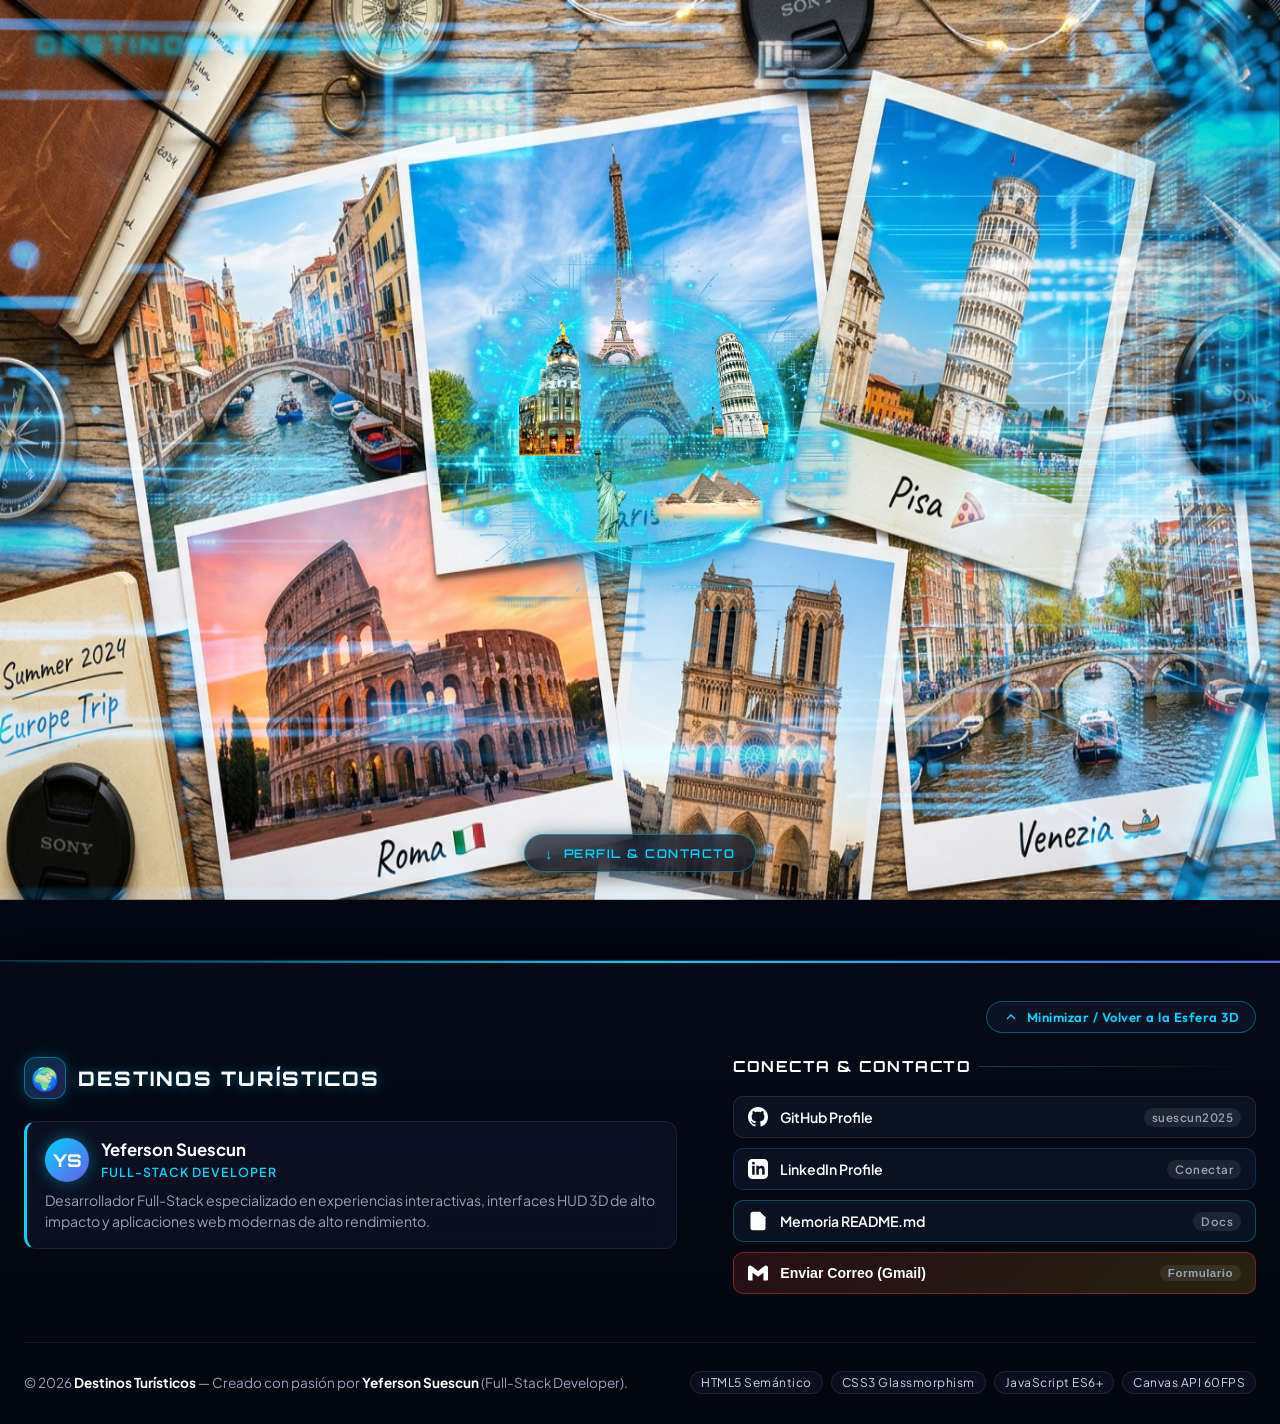
<file: index.html>
<!DOCTYPE html>
<html lang="es">
<head>
    <meta charset="UTF-8">
    <meta name="viewport" content="width=device-width, initial-scale=1.0">
    <title>Destinos Turísticos</title>
    <link rel="preconnect" href="https://fonts.googleapis.com">
    <link rel="preconnect" href="https://fonts.gstatic.com" crossorigin>
    <link href="https://fonts.googleapis.com/css2?family=Orbitron:wght@400;600;700;800;900&family=Outfit:wght@300;400;600;700;800&family=Plus+Jakarta+Sans:wght@300;400;500;600;700&display=swap" rel="stylesheet">
    <link rel="stylesheet" href="style.css">
    <link rel="stylesheet" href="footer.css">
</head>
<body>
    <!-- Título Interactivo Superior Izquierdo: Destinos Turísticos en texto flotante de luz -->
    <header class="hud-brand-header" id="hudBrandHeader">
        <h1 class="hud-title-text" id="hudTitleText" aria-label="Destinos Turísticos">
            <span class="word">
                <span class="char" style="--i:0">D</span><span class="char" style="--i:1">e</span><span class="char" style="--i:2">s</span><span class="char" style="--i:3">t</span><span class="char" style="--i:4">i</span><span class="char" style="--i:5">n</span><span class="char" style="--i:6">o</span><span class="char" style="--i:7">s</span>
            </span>
            <span class="word-gap">&nbsp;</span>
            <span class="word">
                <span class="char" style="--i:8">T</span><span class="char" style="--i:9">u</span><span class="char" style="--i:10">r</span><span class="char" style="--i:11">í</span><span class="char" style="--i:12">s</span><span class="char" style="--i:13">t</span><span class="char" style="--i:14">i</span><span class="char" style="--i:15">c</span><span class="char" style="--i:16">o</span><span class="char" style="--i:17">s</span>
            </span>
        </h1>
    </header>

    <!-- Capa 1: Fondo de postales turísticas (Fondo Base) -->
    <div class="bg-postales" id="bgPostales"></div>

    <!-- Capa Inmersiva: Fondo de París / Torre Eiffel activado al pasar el cursor (Efecto de profundidad) -->
    <div class="bg-eiffel-immersion" id="bgEiffel"></div>

    <!-- Capa Inmersiva: Fondo de Egipto / Gran Esfinge y Pirámides activado al hacer clic en el sarcófago -->
    <div class="bg-egypt-immersion" id="bgEgypt"></div>

    <!-- Capa Inmersiva: Fondo de Nueva York / Times Square activado al pasar el cursor sobre la Estatua de la Libertad -->
    <div class="bg-usa-immersion" id="bgUsa"></div>

    <!-- Capa Inmersiva: Fondo de España / Madrid activado al pasar el cursor sobre el Edificio Metrópolis -->
    <div class="bg-spain-immersion" id="bgSpain"></div>

    <!-- Capa 2: Gráficos HUD tecnológicos del entorno (TOTALMENTE ESTÁTICO) -->
    <div class="bg-hud-estatico"></div>

    <!-- Capa 3: Contenedor 3D centrado que mueve sutilmente el círculo virtual y sus destellos -->
    <div class="sphere-viewport">
        <!-- Canvas para los destellos y líneas de luz láser que viajan hacia afuera -->
        <canvas id="lightFlaresCanvas" class="light-flares-canvas"></canvas>

        <div class="virtual-sphere" id="virtualSphere">
            <!-- Imagen de la Torre Eiffel integrada orgánicamente con enlace interactivo a Francia -->
            <a href="paris.html" class="monument-hologram" id="monumentEiffel" aria-label="Explorar destino Francia - Torre Eiffel y París">
                <img src="torre_eiffel.png" alt="Torre Eiffel, Francia" class="monument-img">
            </a>

            <!-- Icono interactivo: Torre de Pisa (Efecto de inclinación y enlace a Italia) -->
            <div class="monument-hologram monument-pisa" id="monumentPisa" aria-label="Explorar destino Italia - Torre de Pisa">
                <img src="torre_pisa.png" alt="Torre de Pisa, Italia" class="monument-img">
            </div>

            <!-- Nuevo icono interactivo: Pirámides de Giza (Egipto) -->
            <div class="monument-hologram monument-piramides" id="monumentPiramides" aria-label="Pirámides de Giza, Egipto">
                <img src="piramides_giza.png" alt="Pirámides de Giza, Egipto" class="monument-img">
            </div>

            <!-- Nuevo icono interactivo: Estatua de la Libertad (Nueva York, Estados Unidos) -->
            <div class="monument-hologram monument-libertad" id="monumentLibertad" aria-label="Estatua de la Libertad, Estados Unidos">
                <img src="estatua_libertad.png" alt="Estatua de la Libertad, Nueva York" class="monument-img">
            </div>

            <!-- Icono interactivo: Sarcófago de Tutankamón sobre las Pirámides (Clic para cerrar/abrir) -->
            <div class="monument-hologram monument-tutankamon" id="monumentTutankamon" aria-label="Sarcófago de Tutankamón, Egipto (Clic para cerrar/abrir)">
                <div class="sarcophagus-wrapper" id="sarcophagusWrapper">
                    <img src="sarcofago_caja.png" alt="Caja interior del sarcófago" class="sarcophagus-piece sarcophagus-case">
                    <img src="sarcofago_tapa.png" alt="Tapa frontal del sarcófago" class="sarcophagus-piece sarcophagus-lid">
                </div>
            </div>

            <!-- Icono interactivo: Edificio Metrópolis (Madrid, España) -->
            <div class="monument-hologram monument-espana" id="monumentEspana" aria-label="Explorar destino España - Edificio Metrópolis, Madrid">
                <img src="espana_metropolis.png" alt="Edificio Metrópolis, Madrid, España" class="monument-img">
            </div>
        </div>
    </div>

    <!-- Contenido principal de la página -->
    <main class="page-content">
        <!-- Espaciador que deja la portada 100% despejada para el HUD 3D con indicador de scroll -->
        <div class="hero-spacer">
            <a href="#mainFooter" class="scroll-down-hud" id="hudScrollBtn" aria-label="Ver perfil de desarrollador, redes y contacto">
                <span class="scroll-down-arrow">↓</span>
                <span class="scroll-btn-text">Perfil & Contacto</span>
            </a>
        </div>

        <!-- =========================================================
             FOOTER INFORMATIVO & PERFIL PROFESIONAL
             ========================================================= -->
        <footer class="main-footer" id="mainFooter">
            <div class="footer-container">
                <!-- Barra superior de control para minimizar y volver arriba -->
                <div class="footer-top-bar">
                    <button type="button" class="btn-minimize-footer js-scroll-to-top" aria-label="Minimizar footer y volver a la vista 3D">
                        <svg viewBox="0 0 24 24" width="16" height="16" fill="none" stroke="currentColor" stroke-width="2">
                            <polyline points="18 15 12 9 6 15"></polyline>
                        </svg>
                        <span>Minimizar / Volver a la Esfera 3D</span>
                    </button>
                </div>

                <div class="footer-grid">
                    <!-- Columna 1: Marca & Perfil Desarrollador Full-Stack -->
                    <div class="footer-brand">
                        <a href="index.html" class="footer-logo-wrap" aria-label="Inicio Destinos Turísticos">
                            <div class="footer-logo-icon">🌍</div>
                            <span class="footer-brand-title">Destinos Turísticos</span>
                        </a>
                        
                        <div class="developer-card">
                            <div class="dev-header">
                                <div class="dev-avatar">YS</div>
                                <div class="dev-info">
                                    <h4>Yeferson Suescun</h4>
                                    <span class="dev-role">Full-Stack Developer</span>
                                </div>
                            </div>
                            <p class="dev-bio">
                                Desarrollador Full-Stack especializado en experiencias interactivas, interfaces HUD 3D de alto impacto y aplicaciones web modernas de alto rendimiento.
                            </p>
                        </div>
                    </div>

                    <!-- Columna 2: Redes Sociales, Documentación y Contacto -->
                    <div class="footer-social-col">
                        <h4 class="footer-col-title">Conecta & Contacto</h4>
                        <div class="social-buttons-grid">
                            <!-- GitHub -->
                            <a href="https://github.com/suescun2025" target="_blank" rel="noopener noreferrer" class="social-btn btn-github" aria-label="Ver perfil de GitHub de Yeferson Suescun">
                                <svg viewBox="0 0 24 24">
                                    <path d="M12 0C5.37 0 0 5.37 0 12c0 5.31 3.435 9.795 8.205 11.385.6.105.825-.255.825-.57 0-.285-.015-1.23-.015-2.235-3.015.555-3.795-.735-4.035-1.41-.135-.345-.72-1.41-1.23-1.695-.42-.225-1.02-.78-.015-.795.945-.015 1.62.87 1.845 1.23 1.08 1.815 2.805 1.305 3.495.99.105-.78.42-1.305.765-1.605-2.67-.3-5.46-1.335-5.46-5.925 0-1.305.465-2.385 1.23-3.225-.12-.3-.54-1.53.12-3.18 0 0 1.005-.315 3.3 1.23.96-.27 1.98-.405 3-.405s2.04.135 3 .405c2.295-1.56 3.3-1.23 3.3-1.23.66 1.65.24 2.88.12 3.18.765.84 1.23 1.905 1.23 3.225 0 4.605-2.805 5.625-5.475 5.925.435.375.81 1.095.81 2.22 0 1.605-.015 2.895-.015 3.3 0 .315.225.69.825.57A12.02 12.02 0 0024 12c0-6.63-5.37-12-12-12z"/>
                                </svg>
                                <span>GitHub Profile</span>
                                <span class="social-badge">suescun2025</span>
                            </a>

                            <!-- LinkedIn -->
                            <a href="https://www.linkedin.com/in/suescun-suescun-salazar-ba9824304" target="_blank" rel="noopener noreferrer" class="social-btn btn-linkedin" aria-label="Ver perfil de LinkedIn de Yeferson Suescun">
                                <svg viewBox="0 0 24 24">
                                    <path d="M19 0h-14c-2.761 0-5 2.239-5 5v14c0 2.761 2.239 5 5 5h14c2.762 0 5-2.239 5-5v-14c0-2.761-2.238-5-5-5zm-11 19h-3v-11h3v11zm-1.5-12.268c-.966 0-1.75-.79-1.75-1.764s.784-1.764 1.75-1.764 1.75.79 1.75 1.764-.783 1.764-1.75 1.764zm13.5 12.268h-3v-5.604c0-3.368-4-3.113-4 0v5.604h-3v-11h3v1.765c1.396-2.586 7-2.777 7 2.476v6.759z"/>
                                </svg>
                                <span>LinkedIn Profile</span>
                                <span class="social-badge">Conectar</span>
                            </a>

                            <!-- README Fichero / Memoria -->
                            <a href="https://github.com/suescun2025/destinos-turisticos#readme" target="_blank" rel="noopener noreferrer" class="social-btn btn-readme" aria-label="Ver archivo README y memoria técnica del proyecto">
                                <svg viewBox="0 0 24 24" fill="none" stroke="currentColor" stroke-width="2" stroke-linecap="round" stroke-linejoin="round">
                                    <path d="M14 2H6a2 2 0 0 0-2 2v16a2 2 0 0 0 2 2h12a2 2 0 0 0 2-2V8z"></path>
                                    <polyline points="14 2 14 8 20 8"></polyline>
                                    <line x1="16" y1="13" x2="8" y2="13"></line>
                                    <line x1="16" y1="17" x2="8" y2="17"></line>
                                    <polyline points="10 9 9 9 8 9"></polyline>
                                </svg>
                                <span>Memoria README.md</span>
                                <span class="social-badge">Docs</span>
                            </a>

                            <!-- Botón Formulario Contacto Gmail -->
                            <button type="button" class="social-btn btn-contact js-open-contact-modal" aria-label="Abrir formulario de contacto directo por Gmail">
                                <svg viewBox="0 0 24 24">
                                    <path d="M24 5.457v13.909c0 .904-.732 1.636-1.636 1.636h-3.819V11.73L12 16.64l-6.545-4.91v9.273H1.636A1.636 1.636 0 0 1 0 19.366V5.457c0-2.023 2.309-3.178 3.927-1.964L5.455 4.64 12 9.548l6.545-4.91 1.528-1.145C21.69 2.28 24 3.434 24 5.457z"/>
                                </svg>
                                <span>Enviar Correo (Gmail)</span>
                                <span class="social-badge">Formulario</span>
                            </button>
                        </div>
                    </div>
                </div>

                <!-- Barra Inferior de Copyright y Tecnologías -->
                <div class="footer-bottom">
                    <p class="footer-copy">
                        &copy; 2026 <strong>Destinos Turísticos</strong> &mdash; Creado con pasión por <strong>Yeferson Suescun</strong> (Full-Stack Developer).
                    </p>
                    <div class="footer-tech-stack">
                        <span class="tech-pill">HTML5 Semántico</span>
                        <span class="tech-pill">CSS3 Glassmorphism</span>
                        <span class="tech-pill">JavaScript ES6+</span>
                        <span class="tech-pill">Canvas API 60FPS</span>
                    </div>
                </div>
            </div>
        </footer>
    </main>

    <!-- =========================================================
         MODAL INTERACTIVO DE CONTACTO DIRECTO
         ========================================================= -->
    <div class="contact-modal-overlay" id="contactModal" role="dialog" aria-modal="true" aria-labelledby="modalTitle">
        <div class="contact-modal-card">
            <div class="modal-header">
                <div class="modal-header-title">
                    <svg viewBox="0 0 24 24" fill="currentColor">
                        <path d="M24 5.457v13.909c0 .904-.732 1.636-1.636 1.636h-3.819V11.73L12 16.64l-6.545-4.91v9.273H1.636A1.636 1.636 0 0 1 0 19.366V5.457c0-2.023 2.309-3.178 3.927-1.964L5.455 4.64 12 9.548l6.545-4.91 1.528-1.145C21.69 2.28 24 3.434 24 5.457z"/>
                    </svg>
                    <h3 id="modalTitle">Contacto con Desarrollador</h3>
                </div>
                <button class="modal-close-btn" id="closeContactModal" aria-label="Cerrar modal">
                    <svg viewBox="0 0 24 24" width="20" height="20" fill="none" stroke="currentColor" stroke-width="2">
                        <line x1="18" y1="6" x2="6" y2="18"></line>
                        <line x1="6" y1="6" x2="18" y2="18"></line>
                    </svg>
                </button>
            </div>

            <div class="modal-body">
                <!-- Información del Destinatario -->
                <div class="recipient-info-box">
                    <div>
                        <div class="recipient-label">Para (Destinatario):</div>
                        <div class="recipient-email">suescunyeferson32@gmail.com</div>
                    </div>
                </div>

                <form id="contactForm">
                    <div class="form-group">
                        <label for="senderName" class="form-label">Tu Nombre o Empresa</label>
                        <input type="text" id="senderName" class="form-input" placeholder="Ej. Juan Pérez / Empresa X" required>
                    </div>

                    <div class="form-group">
                        <label for="senderEmail" class="form-label">Tu Correo Electrónico (Desde donde envías)</label>
                        <input type="email" id="senderEmail" class="form-input" placeholder="tu-correo@ejemplo.com" required>
                    </div>

                    <div class="form-group">
                        <label for="msgSubject" class="form-label">Asunto</label>
                        <input type="text" id="msgSubject" class="form-input" placeholder="Consulta sobre proyecto / Oportunidad profesional" value="Contacto desde Web de Destinos Turísticos">
                    </div>

                    <div class="form-group">
                        <label for="msgBody" class="form-label">Mensaje / Comentario</label>
                        <textarea id="msgBody" class="form-textarea" placeholder="Escribe aquí tu mensaje, comentarios o propuesta para Yeferson Suescun..." required></textarea>
                    </div>

                    <div class="modal-actions">
                        <button type="submit" class="btn-submit-contact">
                            <svg viewBox="0 0 24 24" width="18" height="18" fill="none" stroke="currentColor" stroke-width="2">
                                <line x1="22" y1="2" x2="11" y2="13"></line>
                                <polygon points="22 2 15 22 11 13 2 9 22 2"></polygon>
                            </svg>
                            <span>Enviar Mensaje</span>
                        </button>
                        <button type="button" class="btn-cancel-modal" id="cancelContactModal">Cancelar</button>
                    </div>
                </form>
            </div>
        </div>
    </div>

    <!-- Toast de Notificación -->
    <div class="contact-toast" id="contactToast" role="alert">
        <div class="toast-icon">✓</div>
        <div id="toastMessage">¡Mensaje preparado con éxito!</div>
    </div>

    <script src="script.js"></script>
    <script src="footer.js"></script>
</body>
</html>
</file>
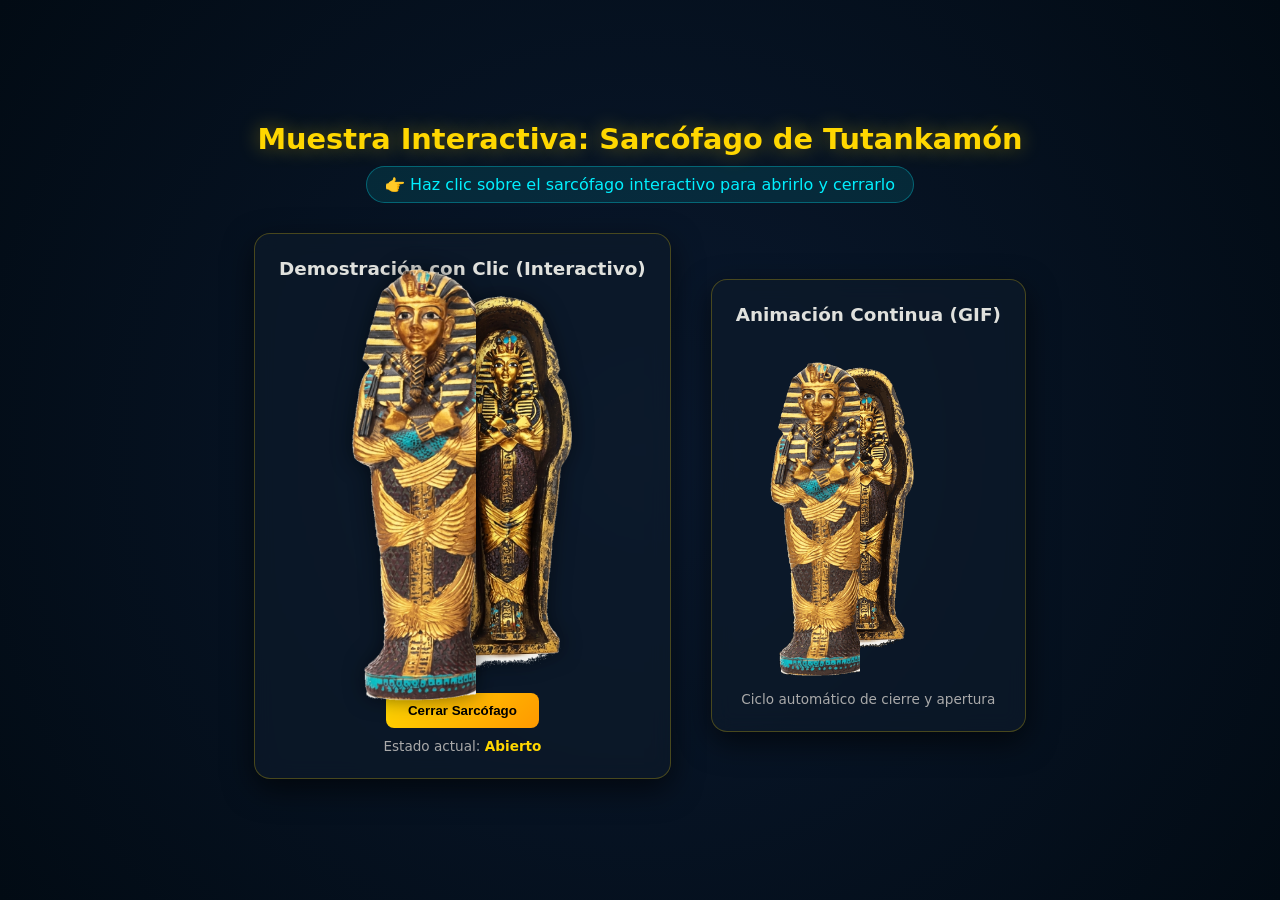
<file: demo_sarcofago_cierre.html>
<!DOCTYPE html>
<html lang="es">
<head>
    <meta charset="UTF-8">
    <meta name="viewport" content="width=device-width, initial-scale=1.0">
    <title>Demostración: Sarcófago Interactivo (Cierre y Apertura)</title>
    <style>
        * {
            margin: 0;
            padding: 0;
            box-sizing: border-box;
        }

        body {
            background: radial-gradient(circle at center, #0a192f 0%, #020b14 100%);
            min-height: 100vh;
            display: flex;
            flex-direction: column;
            align-items: center;
            justify-content: center;
            font-family: 'Segoe UI', system-ui, -apple-system, sans-serif;
            color: #ffffff;
            overflow-x: hidden;
            padding: 20px;
        }

        h1 {
            font-size: 1.8rem;
            color: #ffd700;
            margin-bottom: 10px;
            text-shadow: 0 0 20px rgba(255, 215, 0, 0.4);
            text-align: center;
        }

        p.instructions {
            font-size: 1rem;
            color: #00f0ff;
            margin-bottom: 30px;
            background: rgba(0, 240, 255, 0.1);
            padding: 8px 18px;
            border-radius: 20px;
            border: 1px solid rgba(0, 240, 255, 0.3);
            text-align: center;
        }

        .showcase-container {
            display: flex;
            flex-wrap: wrap;
            gap: 40px;
            justify-content: center;
            align-items: center;
            max-width: 900px;
        }

        .card {
            background: rgba(13, 27, 42, 0.7);
            border: 1px solid rgba(255, 215, 0, 0.25);
            border-radius: 16px;
            padding: 24px;
            display: flex;
            flex-direction: column;
            align-items: center;
            box-shadow: 0 10px 30px rgba(0, 0, 0, 0.6);
            backdrop-filter: blur(10px);
        }

        .card h2 {
            font-size: 1.15rem;
            color: #e0e1dd;
            margin-bottom: 16px;
        }

        /* Contenedor del Sarcófago interactivo con click */
        .interactive-sarcophagus-stage {
            position: relative;
            width: 260px;
            height: 380px;
            cursor: pointer;
            perspective: 800px;
            display: flex;
            align-items: center;
            justify-content: center;
        }

        /* Caja trasera fija */
        .sarcophagus-case {
            position: absolute;
            width: 120px;
            height: auto;
            right: 20px;
            top: 50%;
            transform: translateY(-50%);
            transition: transform 0.6s cubic-bezier(0.34, 1.4, 0.64, 1), filter 0.3s;
            filter: drop-shadow(0 0 10px rgba(0,0,0,0.5));
            pointer-events: none;
        }

        /* Tapa delantera móvil */
        .sarcophagus-lid {
            position: absolute;
            width: 124px;
            height: auto;
            left: 20px;
            top: 50%;
            transform: translateY(-50%);
            transition: all 0.7s cubic-bezier(0.34, 1.25, 0.64, 1);
            filter: drop-shadow(0 0 10px rgba(0,0,0,0.5));
            z-index: 5;
            pointer-events: none;
        }

        /* Estado Cerrado al hacer clic */
        .interactive-sarcophagus-stage.closed .sarcophagus-lid {
            left: 68px; /* Se monta exactamente sobre la caja */
            transform: translateY(-50%) scale(1.03) translateZ(10px);
            filter: drop-shadow(0 0 16px rgba(255, 215, 0, 0.6));
        }

        .interactive-sarcophagus-stage.closed .sarcophagus-case {
            right: 68px; /* Se centra perfectamente */
            filter: brightness(0.9);
        }

        /* Animación GIF continua */
        .gif-preview {
            width: 240px;
            height: 340px;
            object-fit: contain;
        }

        .btn-toggle {
            margin-top: 18px;
            padding: 10px 22px;
            background: linear-gradient(135deg, #ffd700, #ff9900);
            color: #000;
            font-weight: bold;
            border: none;
            border-radius: 8px;
            cursor: pointer;
            transition: transform 0.2s, box-shadow 0.2s;
        }

        .btn-toggle:hover {
            transform: scale(1.05);
            box-shadow: 0 0 15px rgba(255, 215, 0, 0.6);
        }

        .status-badge {
            margin-top: 10px;
            font-size: 0.85rem;
            color: #aaa;
        }
        .status-badge span {
            color: #ffd700;
            font-weight: bold;
        }
    </style>
</head>
<body>

    <h1>Muestra Interactiva: Sarcófago de Tutankamón</h1>
    <p class="instructions">👉 Haz clic sobre el sarcófago interactivo para abrirlo y cerrarlo</p>

    <div class="showcase-container">
        <!-- Tarjeta Interactiva con Clic -->
        <div class="card">
            <h2>Demostración con Clic (Interactivo)</h2>
            <div class="interactive-sarcophagus-stage" id="sarcophagusStage" title="Haz clic para alternar Abierto / Cerrado">
                <!-- Parte Trasera / Caja -->
                <img src="sarcofago_caja.png" alt="Caja interior del sarcófago" class="sarcophagus-case" id="sarcophagusCase">
                <!-- Parte Delantera / Tapa -->
                <img src="sarcofago_tapa.png" alt="Tapa delantera del sarcófago" class="sarcophagus-lid" id="sarcophagusLid">
            </div>
            <button class="btn-toggle" id="btnToggle">Cerrar Sarcófago</button>
            <div class="status-badge">Estado actual: <span id="statusText">Abierto</span></div>
        </div>

        <!-- Tarjeta Animada en Bucle -->
        <div class="card">
            <h2>Animación Continua (GIF)</h2>
            <img src="tutankamon_cerrandose.gif" alt="Animación del sarcófago cerrándose" class="gif-preview">
            <div class="status-badge">Ciclo automático de cierre y apertura</div>
        </div>
    </div>

    <script>
        const stage = document.getElementById('sarcophagusStage');
        const btn = document.getElementById('btnToggle');
        const statusText = document.getElementById('statusText');

        function toggleSarcophagus() {
            stage.classList.toggle('closed');
            const isClosed = stage.classList.contains('closed');
            statusText.textContent = isClosed ? 'Cerrado' : 'Abierto';
            btn.textContent = isClosed ? 'Abrir Sarcófago' : 'Cerrar Sarcófago';
            btn.style.background = isClosed 
                ? 'linear-gradient(135deg, #00f0ff, #0088ff)' 
                : 'linear-gradient(135deg, #ffd700, #ff9900)';
        }

        stage.addEventListener('click', toggleSarcophagus);
        btn.addEventListener('click', toggleSarcophagus);
    </script>
</body>
</html>
</file>
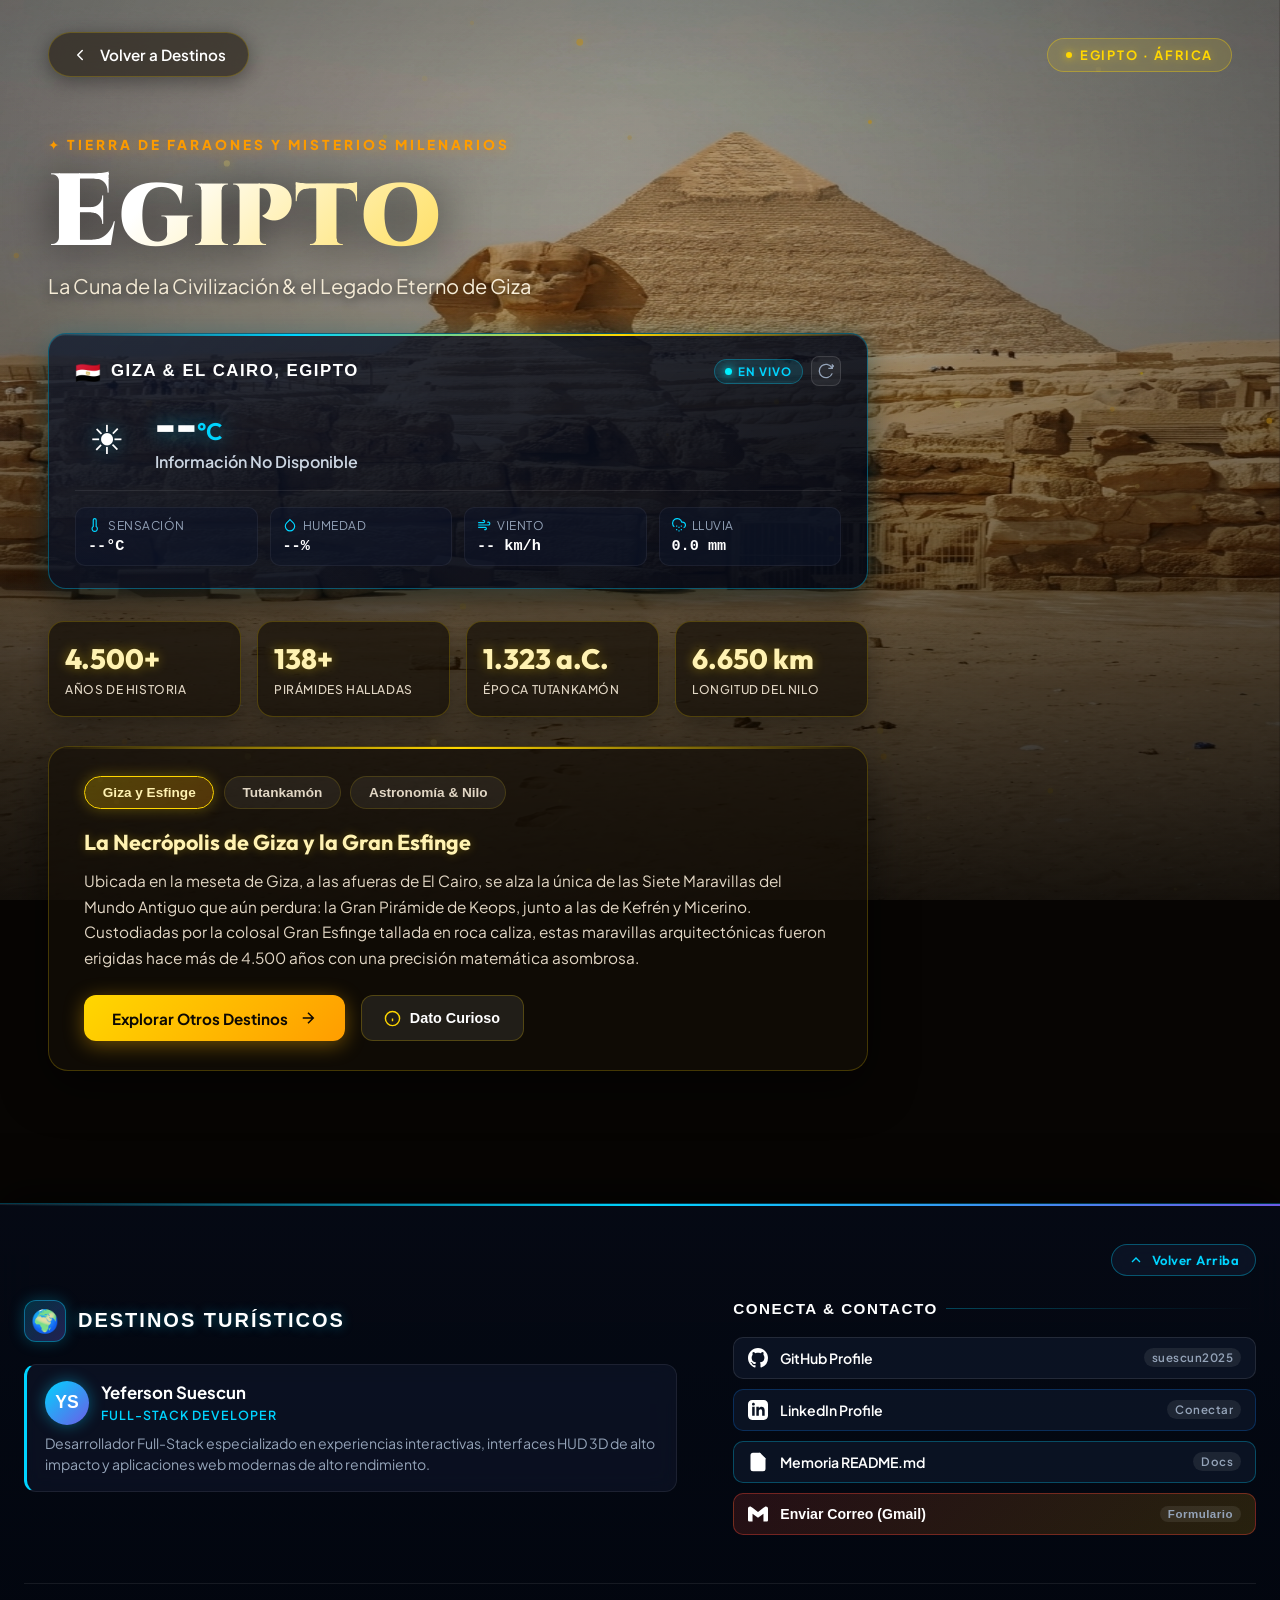
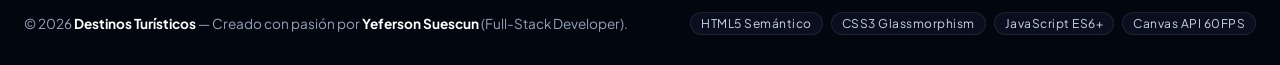
<file: egipto.html>
<!DOCTYPE html>
<html lang="es">
<head>
    <meta charset="UTF-8">
    <meta name="viewport" content="width=device-width, initial-scale=1.0">
    <title>Egipto - Pirámides de Giza y Tutankamón | Destinos Turísticos</title>
    <link rel="preconnect" href="https://fonts.googleapis.com">
    <link rel="preconnect" href="https://fonts.gstatic.com" crossorigin>
    <link href="https://fonts.googleapis.com/css2?family=Cinzel:wght@500;700;900&family=Outfit:wght@300;400;600;700;800&family=Plus+Jakarta+Sans:wght@300;400;500;600;700&display=swap" rel="stylesheet">
    <link rel="stylesheet" href="egipto.css">
    <link rel="stylesheet" href="footer.css">
    <link rel="stylesheet" href="weather.css">
</head>
<body>
    <!-- Fondo Panorámico de la Gran Esfinge y Pirámides de Giza con efecto cinematográfico -->
    <div class="egypt-hero-bg" id="egyptBg"></div>

    <!-- Velo solar y atmósfera dorada del desierto -->
    <div class="desert-glow-veil" id="desertVeil"></div>

    <!-- Canvas para partículas de polvo dorado y rayos solares sagrados -->
    <canvas id="egyptFxCanvas" class="egypt-fx-canvas"></canvas>

    <!-- Gradiente inferior para máxima legibilidad y contraste -->
    <div class="egypt-overlay-gradient"></div>

    <!-- Barra de Navegación Superior / Retorno -->
    <header class="egypt-header">
        <a href="index.html" class="back-btn" id="backBtn" aria-label="Volver a la vista principal de destinos">
            <svg class="back-icon" viewBox="0 0 24 24" fill="none" stroke="currentColor" stroke-width="2" stroke-linecap="round" stroke-linejoin="round">
                <path d="m15 18-6-6 6-6"/>
            </svg>
            <span>Volver a Destinos</span>
        </a>

        <div class="dest-badge">
            <span class="badge-dot"></span>
            <span>EGIPTO · ÁFRICA</span>
        </div>
    </header>

    <!-- Contenido Principal -->
    <main class="egypt-main">
        <section class="hero-content">
            <div class="tag-destination">✦ TIERRA DE FARAONES Y MISTERIOS MILENARIOS</div>
            <h1 class="egypt-title">Egipto</h1>
            <p class="egypt-subtitle">La Cuna de la Civilización & el Legado Eterno de Giza</p>

            <!-- Widget de Clima en Vivo con Open-Meteo API -->
            <div class="weather-widget loading" data-lat="30.0444" data-lon="31.2357" id="egyptWeatherWidget">
                <div class="weather-header">
                    <div class="weather-location">
                        <span class="weather-flag">🇪🇬</span>
                        <span class="weather-city">Giza & El Cairo, Egipto</span>
                    </div>
                    <div style="display: flex; align-items: center; gap: 8px;">
                        <span class="weather-badge-live">
                            <span class="live-dot"></span>
                            <span>En Vivo</span>
                        </span>
                        <button type="button" class="weather-refresh-btn" aria-label="Actualizar clima">
                            <svg viewBox="0 0 24 24" width="16" height="16" fill="none" stroke="currentColor" stroke-width="2">
                                <path d="M21.5 2v6h-6M21.34 15.57a10 10 0 1 1-.57-8.38l5.67-5.67"/>
                            </svg>
                        </button>
                    </div>
                </div>

                <div class="weather-main-row">
                    <div class="weather-primary">
                        <div class="weather-icon-wrap" aria-hidden="true">☀️</div>
                        <div class="weather-temp-wrap">
                            <div class="weather-temp"><span class="weather-temp-value">--</span><span class="weather-temp-unit">°C</span></div>
                            <span class="weather-condition">Consultando satélite...</span>
                        </div>
                    </div>
                </div>

                <div class="weather-metrics-grid">
                    <div class="weather-metric-item">
                        <span class="metric-label">
                            <svg viewBox="0 0 24 24" fill="none" stroke="currentColor" stroke-width="2"><path d="M14 14.76V3.5a2.5 2.5 0 0 0-5 0v11.26a4.5 4.5 0 1 0 5 0z"/></svg>
                            Sensación
                        </span>
                        <span class="metric-value metric-feels-like">--°C</span>
                    </div>
                    <div class="weather-metric-item">
                        <span class="metric-label">
                            <svg viewBox="0 0 24 24" fill="none" stroke="currentColor" stroke-width="2"><path d="M12 2.69l5.66 5.66a8 8 0 1 1-11.31 0z"/></svg>
                            Humedad
                        </span>
                        <span class="metric-value metric-humidity">--%</span>
                    </div>
                    <div class="weather-metric-item">
                        <span class="metric-label">
                            <svg viewBox="0 0 24 24" fill="none" stroke="currentColor" stroke-width="2"><path d="M17.7 7.7a2.5 2.5 0 1 1 1.8 4.3H2M9.6 4.6A2 2 0 1 1 11 8H2M12.6 19.4A2 2 0 1 0 14 16H2"/></svg>
                            Viento
                        </span>
                        <span class="metric-value metric-wind">-- km/h</span>
                    </div>
                    <div class="weather-metric-item">
                        <span class="metric-label">
                            <svg viewBox="0 0 24 24" fill="none" stroke="currentColor" stroke-width="2"><path d="M8 19v2M8 13v2M16 19v2M16 13v2M12 21v2M12 15v2M20 16.58A5 5 0 0 0 18 7h-1.26A8 8 0 1 0 4 15.25"/></svg>
                            Lluvia
                        </span>
                        <span class="metric-value metric-precip">0.0 mm</span>
                    </div>
                </div>
            </div>

            <!-- Cuadrícula de estadísticas históricas -->
            <div class="stats-grid">
                <div class="stat-card">
                    <span class="stat-value">4.500+</span>
                    <span class="stat-label">Años de Historia</span>
                </div>
                <div class="stat-card">
                    <span class="stat-value">138+</span>
                    <span class="stat-label">Pirámides Halladas</span>
                </div>
                <div class="stat-card">
                    <span class="stat-value">1.323 a.C.</span>
                    <span class="stat-label">Época Tutankamón</span>
                </div>
                <div class="stat-card">
                    <span class="stat-value">6.650 km</span>
                    <span class="stat-label">Longitud del Nilo</span>
                </div>
            </div>

            <!-- Tarjeta de información principal con pestañas temáticas -->
            <div class="info-card">
                <div class="card-nav">
                    <button class="tab-btn active" data-tab="tab-giza" id="tabGiza">Giza y Esfinge</button>
                    <button class="tab-btn" data-tab="tab-tutankamon" id="tabTut">Tutankamón</button>
                    <button class="tab-btn" data-tab="tab-misterios" id="tabMisterios">Astronomía & Nilo</button>
                </div>

                <!-- Pestaña 1: Giza -->
                <div class="tab-content active" id="tab-giza">
                    <h3>La Necrópolis de Giza y la Gran Esfinge</h3>
                    <p>
                        Ubicada en la meseta de Giza, a las afueras de El Cairo, se alza la única de las Siete Maravillas del Mundo Antiguo que aún perdura: la Gran Pirámide de Keops, junto a las de Kefrén y Micerino. Custodiadas por la colosal Gran Esfinge tallada en roca caliza, estas maravillas arquitectónicas fueron erigidas hace más de 4.500 años con una precisión matemática asombrosa.
                    </p>
                </div>

                <!-- Pestaña 2: Tutankamón -->
                <div class="tab-content" id="tab-tutankamon">
                    <h3>El Enigma del Faraón Dorado</h3>
                    <p>
                        Descubierta intacta en 1922 por Howard Carter en el Valle de los Reyes, la tumba de Tutankamón (KV62) albergaba más de 5.000 tesoros invaluables. Su icónica máscara funeraria de oro macizo de 24 quilates, incrustada con lapislázuli, turquesas y cornalina, representa el culmen del arte sagrado y la inmortalidad en el Antiguo Egipto.
                    </p>
                </div>

                <!-- Pestaña 3: Astronomía -->
                <div class="tab-content" id="tab-misterios">
                    <h3>Astronomía Sagrada y el Río Nilo</h3>
                    <p>
                        Los antiguos egipcios alinearon sus templos y pirámides con los puntos cardinales y las constelaciones celestes, especialmente con el cinturón de Orión y la estrella Sirio. El río Nilo, venerado como fuente de vida y renacimiento, dictaba el calendario agrícola mediante sus crecidas periódicas que fertilizaban el desierto.
                    </p>
                </div>

                <!-- Fila de Acciones -->
                <div class="action-row">
                    <a href="index.html" class="btn-primary">
                        <span>Explorar Otros Destinos</span>
                        <svg viewBox="0 0 24 24" fill="none" stroke="currentColor" stroke-width="2">
                            <path d="M5 12h14M12 5l7 7-7 7"/>
                        </svg>
                    </a>

                    <button class="btn-secondary" id="curiosityBtn">
                        <svg viewBox="0 0 24 24" fill="none" stroke="currentColor" stroke-width="2">
                            <circle cx="12" cy="12" r="10"/>
                            <path d="M12 16v-4M12 8h.01"/>
                        </svg>
                        <span>Dato Curioso</span>
                    </button>
                </div>

                <!-- Mensaje emergente de curiosidad -->
                <div class="curiosity-box" id="curiosityBox">
                    <span class="curiosity-icon">✧</span>
                    <p id="curiosityText">¿Sabías que los constructores de las pirámides no eran esclavos, sino respetados obreros y artesanos remunerados y alimentados con carne y cerveza, enterrados con honores cerca de los monumentos?</p>
                </div>
            </div>
        </section>
    </main>

    <!-- =========================================================
         FOOTER INFORMATIVO & PERFIL PROFESIONAL
         ========================================================= -->
    <footer class="main-footer" id="mainFooter">
        <div class="footer-container">
            <!-- Barra superior de control para minimizar y volver arriba -->
            <div class="footer-top-bar">
                <button type="button" class="btn-minimize-footer js-scroll-to-top" aria-label="Volver arriba">
                    <svg viewBox="0 0 24 24" width="16" height="16" fill="none" stroke="currentColor" stroke-width="2">
                        <polyline points="18 15 12 9 6 15"></polyline>
                    </svg>
                    <span>Volver Arriba</span>
                </button>
            </div>

            <div class="footer-grid">
                <!-- Columna 1: Marca & Perfil Desarrollador Full-Stack -->
                <div class="footer-brand">
                    <a href="index.html" class="footer-logo-wrap" aria-label="Inicio Destinos Turísticos">
                        <div class="footer-logo-icon">🌍</div>
                        <span class="footer-brand-title">Destinos Turísticos</span>
                    </a>
                    
                    <div class="developer-card">
                        <div class="dev-header">
                            <div class="dev-avatar">YS</div>
                            <div class="dev-info">
                                <h4>Yeferson Suescun</h4>
                                <span class="dev-role">Full-Stack Developer</span>
                            </div>
                        </div>
                        <p class="dev-bio">
                            Desarrollador Full-Stack especializado en experiencias interactivas, interfaces HUD 3D de alto impacto y aplicaciones web modernas de alto rendimiento.
                        </p>
                    </div>
                </div>

                <!-- Columna 2: Redes Sociales, Documentación y Contacto -->
                <div class="footer-social-col">
                    <h4 class="footer-col-title">Conecta & Contacto</h4>
                    <div class="social-buttons-grid">
                        <!-- GitHub -->
                        <a href="https://github.com/suescun2025" target="_blank" rel="noopener noreferrer" class="social-btn btn-github" aria-label="Ver perfil de GitHub de Yeferson Suescun">
                            <svg viewBox="0 0 24 24">
                                <path d="M12 0C5.37 0 0 5.37 0 12c0 5.31 3.435 9.795 8.205 11.385.6.105.825-.255.825-.57 0-.285-.015-1.23-.015-2.235-3.015.555-3.795-.735-4.035-1.41-.135-.345-.72-1.41-1.23-1.695-.42-.225-1.02-.78-.015-.795.945-.015 1.62.87 1.845 1.23 1.08 1.815 2.805 1.305 3.495.99.105-.78.42-1.305.765-1.605-2.67-.3-5.46-1.335-5.46-5.925 0-1.305.465-2.385 1.23-3.225-.12-.3-.54-1.53.12-3.18 0 0 1.005-.315 3.3 1.23.96-.27 1.98-.405 3-.405s2.04.135 3 .405c2.295-1.56 3.3-1.23 3.3-1.23.66 1.65.24 2.88.12 3.18.765.84 1.23 1.905 1.23 3.225 0 4.605-2.805 5.625-5.475 5.925.435.375.81 1.095.81 2.22 0 1.605-.015 2.895-.015 3.3 0 .315.225.69.825.57A12.02 12.02 0 0024 12c0-6.63-5.37-12-12-12z"/>
                            </svg>
                            <span>GitHub Profile</span>
                            <span class="social-badge">suescun2025</span>
                        </a>

                        <!-- LinkedIn -->
                        <a href="https://www.linkedin.com/in/suescun-suescun-salazar-ba9824304" target="_blank" rel="noopener noreferrer" class="social-btn btn-linkedin" aria-label="Ver perfil de LinkedIn de Yeferson Suescun">
                            <svg viewBox="0 0 24 24">
                                <path d="M19 0h-14c-2.761 0-5 2.239-5 5v14c0 2.761 2.239 5 5 5h14c2.762 0 5-2.239 5-5v-14c0-2.761-2.238-5-5-5zm-11 19h-3v-11h3v11zm-1.5-12.268c-.966 0-1.75-.79-1.75-1.764s.784-1.764 1.75-1.764 1.75.79 1.75 1.764-.783 1.764-1.75 1.764zm13.5 12.268h-3v-5.604c0-3.368-4-3.113-4 0v5.604h-3v-11h3v1.765c1.396-2.586 7-2.777 7 2.476v6.759z"/>
                            </svg>
                            <span>LinkedIn Profile</span>
                            <span class="social-badge">Conectar</span>
                        </a>

                        <!-- README Fichero / Memoria -->
                        <a href="https://github.com/suescun2025/destinos-turisticos#readme" target="_blank" rel="noopener noreferrer" class="social-btn btn-readme" aria-label="Ver archivo README y memoria técnica del proyecto">
                            <svg viewBox="0 0 24 24" fill="none" stroke="currentColor" stroke-width="2" stroke-linecap="round" stroke-linejoin="round">
                                <path d="M14 2H6a2 2 0 0 0-2 2v16a2 2 0 0 0 2 2h12a2 2 0 0 0 2-2V8z"></path>
                                <polyline points="14 2 14 8 20 8"></polyline>
                                <line x1="16" y1="13" x2="8" y2="13"></line>
                                <line x1="16" y1="17" x2="8" y2="17"></line>
                                <polyline points="10 9 9 9 8 9"></polyline>
                            </svg>
                            <span>Memoria README.md</span>
                            <span class="social-badge">Docs</span>
                        </a>

                        <!-- Botón Formulario Contacto Gmail -->
                        <button type="button" class="social-btn btn-contact js-open-contact-modal" aria-label="Abrir formulario de contacto directo por Gmail">
                            <svg viewBox="0 0 24 24">
                                <path d="M24 5.457v13.909c0 .904-.732 1.636-1.636 1.636h-3.819V11.73L12 16.64l-6.545-4.91v9.273H1.636A1.636 1.636 0 0 1 0 19.366V5.457c0-2.023 2.309-3.178 3.927-1.964L5.455 4.64 12 9.548l6.545-4.91 1.528-1.145C21.69 2.28 24 3.434 24 5.457z"/>
                            </svg>
                            <span>Enviar Correo (Gmail)</span>
                            <span class="social-badge">Formulario</span>
                        </button>
                    </div>
                </div>
            </div>

            <!-- Barra Inferior de Copyright y Tecnologías -->
            <div class="footer-bottom">
                <p class="footer-copy">
                    &copy; 2026 <strong>Destinos Turísticos</strong> &mdash; Creado con pasión por <strong>Yeferson Suescun</strong> (Full-Stack Developer).
                </p>
                <div class="footer-tech-stack">
                    <span class="tech-pill">HTML5 Semántico</span>
                    <span class="tech-pill">CSS3 Glassmorphism</span>
                    <span class="tech-pill">JavaScript ES6+</span>
                    <span class="tech-pill">Canvas API 60FPS</span>
                </div>
            </div>
        </div>
    </footer>

    <!-- =========================================================
         MODAL INTERACTIVO DE CONTACTO DIRECTO
         ========================================================= -->
    <div class="contact-modal-overlay" id="contactModal" role="dialog" aria-modal="true" aria-labelledby="modalTitle">
        <div class="contact-modal-card">
            <div class="modal-header">
                <div class="modal-header-title">
                    <svg viewBox="0 0 24 24" fill="currentColor">
                        <path d="M24 5.457v13.909c0 .904-.732 1.636-1.636 1.636h-3.819V11.73L12 16.64l-6.545-4.91v9.273H1.636A1.636 1.636 0 0 1 0 19.366V5.457c0-2.023 2.309-3.178 3.927-1.964L5.455 4.64 12 9.548l6.545-4.91 1.528-1.145C21.69 2.28 24 3.434 24 5.457z"/>
                    </svg>
                    <h3 id="modalTitle">Contacto con Desarrollador</h3>
                </div>
                <button class="modal-close-btn" id="closeContactModal" aria-label="Cerrar modal">
                    <svg viewBox="0 0 24 24" width="20" height="20" fill="none" stroke="currentColor" stroke-width="2">
                        <line x1="18" y1="6" x2="6" y2="18"></line>
                        <line x1="6" y1="6" x2="18" y2="18"></line>
                    </svg>
                </button>
            </div>

            <div class="modal-body">
                <!-- Información del Destinatario -->
                <div class="recipient-info-box">
                    <div>
                        <div class="recipient-label">Para (Destinatario):</div>
                        <div class="recipient-email">suescunyeferson32@gmail.com</div>
                    </div>
                </div>

                <form id="contactForm">
                    <div class="form-group">
                        <label for="senderName" class="form-label">Tu Nombre o Empresa</label>
                        <input type="text" id="senderName" class="form-input" placeholder="Ej. Juan Pérez / Empresa X" required>
                    </div>

                    <div class="form-group">
                        <label for="senderEmail" class="form-label">Tu Correo Electrónico (Desde donde envías)</label>
                        <input type="email" id="senderEmail" class="form-input" placeholder="tu-correo@ejemplo.com" required>
                    </div>

                    <div class="form-group">
                        <label for="msgSubject" class="form-label">Asunto</label>
                        <input type="text" id="msgSubject" class="form-input" placeholder="Consulta sobre proyecto / Oportunidad profesional" value="Contacto desde Web de Destinos Turísticos">
                    </div>

                    <div class="form-group">
                        <label for="msgBody" class="form-label">Mensaje / Comentario</label>
                        <textarea id="msgBody" class="form-textarea" placeholder="Escribe aquí tu mensaje, comentarios o propuesta para Yeferson Suescun..." required></textarea>
                    </div>

                    <div class="modal-actions">
                        <button type="submit" class="btn-submit-contact">
                            <svg viewBox="0 0 24 24" width="18" height="18" fill="none" stroke="currentColor" stroke-width="2">
                                <line x1="22" y1="2" x2="11" y2="13"></line>
                                <polygon points="22 2 15 22 11 13 2 9 22 2"></polygon>
                            </svg>
                            <span>Enviar Mensaje</span>
                        </button>
                        <button type="button" class="btn-cancel-modal" id="cancelContactModal">Cancelar</button>
                    </div>
                </form>
            </div>
        </div>
    </div>

    <!-- Toast de Notificación -->
    <div class="contact-toast" id="contactToast" role="alert">
        <div class="toast-icon">✓</div>
        <div id="toastMessage">¡Mensaje preparado con éxito!</div>
    </div>

    <script src="egipto.js"></script>
    <script src="footer.js"></script>
    <script src="weather.js"></script>
</body>
</html>
</file>
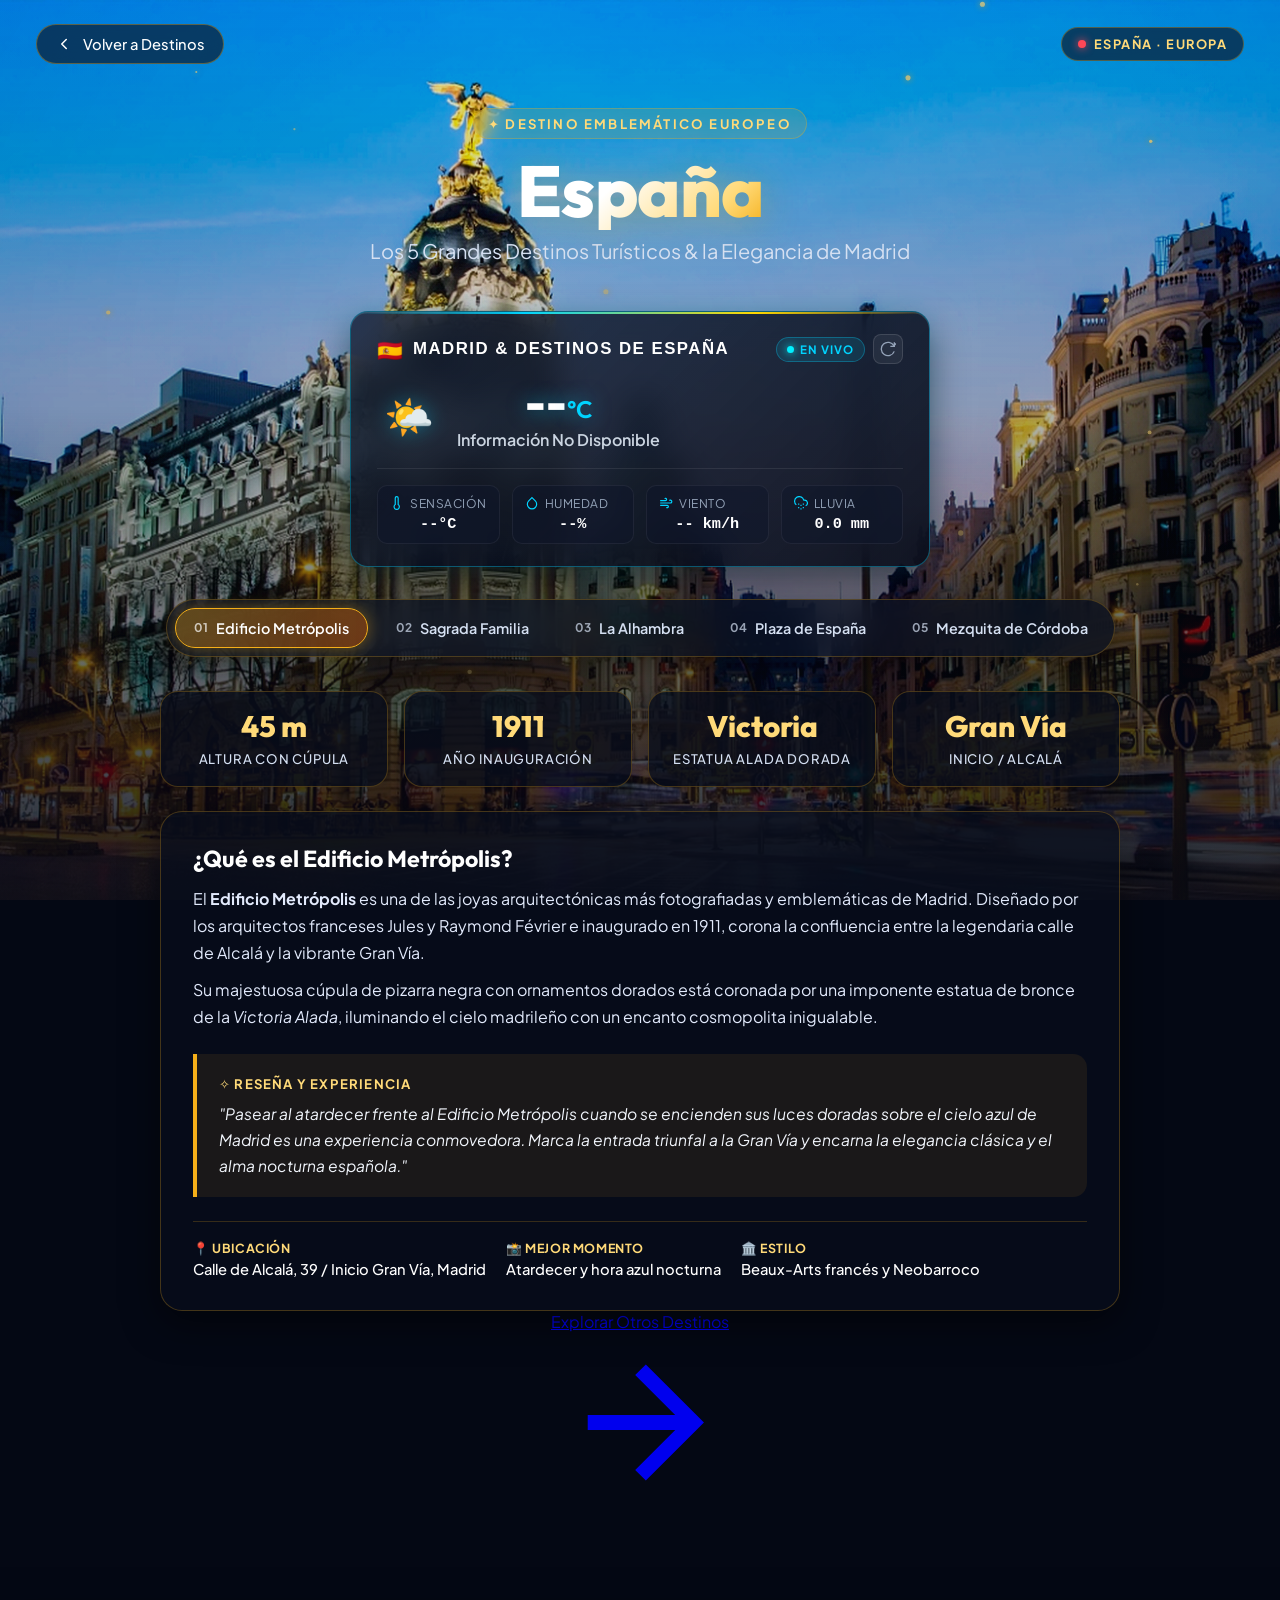
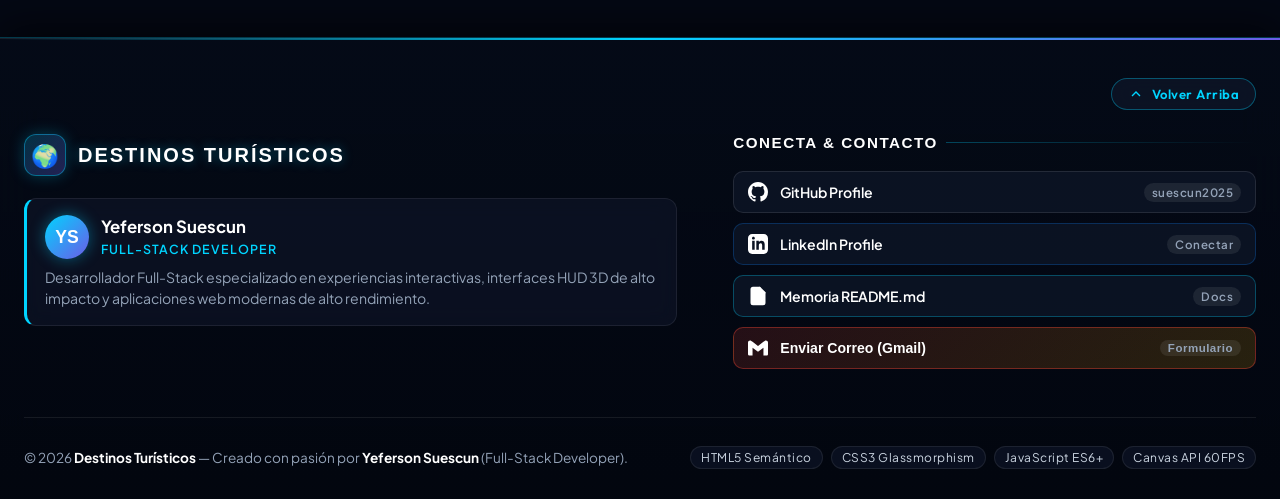
<file: espana.html>
<!DOCTYPE html>
<html lang="es">
<head>
    <meta charset="UTF-8">
    <meta name="viewport" content="width=device-width, initial-scale=1.0">
    <title>España - Principales Destinos Turísticos & Madrid | Destinos Turísticos</title>
    <link rel="preconnect" href="https://fonts.googleapis.com">
    <link rel="preconnect" href="https://fonts.gstatic.com" crossorigin>
    <link href="https://fonts.googleapis.com/css2?family=Outfit:wght@300;400;600;700;800&family=Plus+Jakarta+Sans:wght@300;400;500;600;700&display=swap" rel="stylesheet">
    <link rel="stylesheet" href="espana.css">
    <link rel="stylesheet" href="footer.css">
    <link rel="stylesheet" href="weather.css">
</head>
<body>
    <!-- Fondo Panorámico de Madrid / Edificio Metrópolis y Gran Vía -->
    <div class="spain-hero-bg" id="spainBg"></div>

    <!-- Velo cinemático de resplandor dorado crepuscular -->
    <div class="spain-glow-veil" id="spainVeil"></div>

    <!-- Canvas para partículas y destellos luminosos -->
    <canvas id="spainFxCanvas" class="spain-fx-canvas"></canvas>

    <!-- Gradiente inferior para máxima legibilidad -->
    <div class="spain-overlay-gradient"></div>

    <!-- Barra de Navegación Superior / Retorno -->
    <header class="spain-header">
        <a href="index.html" class="back-btn" id="backBtn" aria-label="Volver a la vista principal de destinos">
            <svg class="back-icon" viewBox="0 0 24 24" fill="none" stroke="currentColor" stroke-width="2" stroke-linecap="round" stroke-linejoin="round">
                <path d="m15 18-6-6 6-6"/>
            </svg>
            <span>Volver a Destinos</span>
        </a>

        <div class="dest-badge">
            <span class="badge-dot"></span>
            <span>ESPAÑA · EUROPA</span>
        </div>
    </header>

    <!-- Contenido Principal -->
    <main class="spain-main">
        <section class="hero-content">
            <div class="tag-destination">✦ DESTINO EMBLEMÁTICO EUROPEO</div>
            <h1 class="spain-title">España</h1>
            <p class="spain-subtitle">Los 5 Grandes Destinos Turísticos & la Elegancia de Madrid</p>

            <!-- Widget de Clima en Vivo con Open-Meteo API -->
            <div class="weather-widget loading" data-lat="40.4168" data-lon="-3.7038" id="spainWeatherWidget">
                <div class="weather-header">
                    <div class="weather-location">
                        <span class="weather-flag">🇪🇸</span>
                        <span class="weather-city">Madrid & Destinos de España</span>
                    </div>
                    <div style="display: flex; align-items: center; gap: 8px;">
                        <span class="weather-badge-live">
                            <span class="live-dot"></span>
                            <span>En Vivo</span>
                        </span>
                        <button type="button" class="weather-refresh-btn" aria-label="Actualizar clima">
                            <svg viewBox="0 0 24 24" width="16" height="16" fill="none" stroke="currentColor" stroke-width="2">
                                <path d="M21.5 2v6h-6M21.34 15.57a10 10 0 1 1-.57-8.38l5.67-5.67"/>
                            </svg>
                        </button>
                    </div>
                </div>

                <div class="weather-main-row">
                    <div class="weather-primary">
                        <div class="weather-icon-wrap" aria-hidden="true">🌤️</div>
                        <div class="weather-temp-wrap">
                            <div class="weather-temp"><span class="weather-temp-value">--</span><span class="weather-temp-unit">°C</span></div>
                            <span class="weather-condition">Consultando satélite...</span>
                        </div>
                    </div>
                </div>

                <div class="weather-metrics-grid">
                    <div class="weather-metric-item">
                        <span class="metric-label">
                            <svg viewBox="0 0 24 24" fill="none" stroke="currentColor" stroke-width="2"><path d="M14 14.76V3.5a2.5 2.5 0 0 0-5 0v11.26a4.5 4.5 0 1 0 5 0z"/></svg>
                            Sensación
                        </span>
                        <span class="metric-value metric-feels-like">--°C</span>
                    </div>
                    <div class="weather-metric-item">
                        <span class="metric-label">
                            <svg viewBox="0 0 24 24" fill="none" stroke="currentColor" stroke-width="2"><path d="M12 2.69l5.66 5.66a8 8 0 1 1-11.31 0z"/></svg>
                            Humedad
                        </span>
                        <span class="metric-value metric-humidity">--%</span>
                    </div>
                    <div class="weather-metric-item">
                        <span class="metric-label">
                            <svg viewBox="0 0 24 24" fill="none" stroke="currentColor" stroke-width="2"><path d="M17.7 7.7a2.5 2.5 0 1 1 1.8 4.3H2M9.6 4.6A2 2 0 1 1 11 8H2M12.6 19.4A2 2 0 1 0 14 16H2"/></svg>
                            Viento
                        </span>
                        <span class="metric-value metric-wind">-- km/h</span>
                    </div>
                    <div class="weather-metric-item">
                        <span class="metric-label">
                            <svg viewBox="0 0 24 24" fill="none" stroke="currentColor" stroke-width="2"><path d="M8 19v2M8 13v2M16 19v2M16 13v2M12 21v2M12 15v2M20 16.58A5 5 0 0 0 18 7h-1.26A8 8 0 1 0 4 15.25"/></svg>
                            Lluvia
                        </span>
                        <span class="metric-value metric-precip">0.0 mm</span>
                    </div>
                </div>
            </div>

            <!-- Selector Interactivo de los 5 Destinos -->
            <div class="destinations-nav" role="tablist">
                <button class="dest-tab active" data-dest="metropolis" id="tabMetropolis">
                    <span class="dest-tab-num">01</span>
                    <span class="dest-tab-name">Edificio Metrópolis</span>
                </button>
                <button class="dest-tab" data-dest="sagrada" id="tabSagrada">
                    <span class="dest-tab-num">02</span>
                    <span class="dest-tab-name">Sagrada Familia</span>
                </button>
                <button class="dest-tab" data-dest="alhambra" id="tabAlhambra">
                    <span class="dest-tab-num">03</span>
                    <span class="dest-tab-name">La Alhambra</span>
                </button>
                <button class="dest-tab" data-dest="sevilla" id="tabSevilla">
                    <span class="dest-tab-num">04</span>
                    <span class="dest-tab-name">Plaza de España</span>
                </button>
                <button class="dest-tab" data-dest="cordoba" id="tabCordoba">
                    <span class="dest-tab-num">05</span>
                    <span class="dest-tab-name">Mezquita de Córdoba</span>
                </button>
            </div>

            <!-- CONTENIDO DESTINO 1: EDIFICIO METRÓPOLIS (MADRID) -->
            <div class="dest-panel active" id="dest-metropolis">
                <div class="stats-grid">
                    <div class="stat-card">
                        <span class="stat-value">45 m</span>
                        <span class="stat-label">Altura con Cúpula</span>
                    </div>
                    <div class="stat-card">
                        <span class="stat-value">1911</span>
                        <span class="stat-label">Año Inauguración</span>
                    </div>
                    <div class="stat-card">
                        <span class="stat-value">Victoria</span>
                        <span class="stat-label">Estatua Alada Dorada</span>
                    </div>
                    <div class="stat-card">
                        <span class="stat-value">Gran Vía</span>
                        <span class="stat-label">Inicio / Alcalá</span>
                    </div>
                </div>

                <div class="info-card">
                    <div class="section-block">
                        <h3 class="section-title">¿Qué es el Edificio Metrópolis?</h3>
                        <p>
                            El <strong>Edificio Metrópolis</strong> es una de las joyas arquitectónicas más fotografiadas y emblemáticas de Madrid. Diseñado por los arquitectos franceses Jules y Raymond Février e inaugurado en 1911, corona la confluencia entre la legendaria calle de Alcalá y la vibrante Gran Vía.
                        </p>
                        <p style="margin-top: 10px;">
                            Su majestuosa cúpula de pizarra negra con ornamentos dorados está coronada por una imponente estatua de bronce de la <em>Victoria Alada</em>, iluminando el cielo madrileño con un encanto cosmopolita inigualable.
                        </p>
                    </div>

                    <div class="review-box">
                        <div class="review-header">
                            <span class="review-tag">✧ Reseña y Experiencia</span>
                        </div>
                        <p class="review-text">
                            "Pasear al atardecer frente al Edificio Metrópolis cuando se encienden sus luces doradas sobre el cielo azul de Madrid es una experiencia conmovedora. Marca la entrada triunfal a la Gran Vía y encarna la elegancia clásica y el alma nocturna española."
                        </p>
                    </div>

                    <div class="practical-info">
                        <div class="info-item">
                            <span class="item-label">📍 Ubicación</span>
                            <span class="item-val">Calle de Alcalá, 39 / Inicio Gran Vía, Madrid</span>
                        </div>
                        <div class="info-item">
                            <span class="item-label">📸 Mejor momento</span>
                            <span class="item-val">Atardecer y hora azul nocturna</span>
                        </div>
                        <div class="info-item">
                            <span class="item-label">🏛️ Estilo</span>
                            <span class="item-val">Beaux-Arts francés y Neobarroco</span>
                        </div>
                    </div>
                </div>
            </div>

            <!-- CONTENIDO DESTINO 2: SAGRADA FAMILIA (BARCELONA) -->
            <div class="dest-panel" id="dest-sagrada">
                <div class="stats-grid">
                    <div class="stat-card">
                        <span class="stat-value">172.5 m</span>
                        <span class="stat-label">Altura Torre de Jesús</span>
                    </div>
                    <div class="stat-card">
                        <span class="stat-value">1882</span>
                        <span class="stat-label">Inicio Construcción</span>
                    </div>
                    <div class="stat-card">
                        <span class="stat-value">A. Gaudí</span>
                        <span class="stat-label">Genio Modernista</span>
                    </div>
                    <div class="stat-card">
                        <span class="stat-value">4.7M+</span>
                        <span class="stat-label">Visitantes / Año</span>
                    </div>
                </div>

                <div class="info-card">
                    <div class="section-block">
                        <h3 class="section-title">La Basílica de la Sagrada Familia</h3>
                        <p>
                            Obra cumbre de Antoni Gaudí y máxima expresión del modernismo catalán. Declarada Patrimonio de la Humanidad por la UNESCO, combina formas orgánicas inspiradas en la naturaleza con vitrales hipercromáticos que tiñen el interior de luces celestiales.
                        </p>
                    </div>

                    <div class="review-box">
                        <div class="review-header">
                            <span class="review-tag">✧ Reseña y Experiencia</span>
                        </div>
                        <p class="review-text">
                            "Entrar al bosque de columnas de la Sagrada Familia mientras la luz de la tarde atraviesa las vidrieras es como adentrarse en una sinfonía de colores y espiritualidad que desafía toda arquitectura terrenal."
                        </p>
                    </div>

                    <div class="practical-info">
                        <div class="info-item">
                            <span class="item-label">📍 Ubicación</span>
                            <span class="item-val">Eixample, Barcelona, Cataluña</span>
                        </div>
                        <div class="info-item">
                            <span class="item-label">⭐ Declaración</span>
                            <span class="item-val">Patrimonio de la Humanidad UNESCO</span>
                        </div>
                    </div>
                </div>
            </div>

            <!-- CONTENIDO DESTINO 3: LA ALHAMBRA (GRANADA) -->
            <div class="dest-panel" id="dest-alhambra">
                <div class="stats-grid">
                    <div class="stat-card">
                        <span class="stat-value">1238</span>
                        <span class="stat-label">Reino Nazarí</span>
                    </div>
                    <div class="stat-card">
                        <span class="stat-value">140.000 m²</span>
                        <span class="stat-label">Superficie Complejo</span>
                    </div>
                    <div class="stat-card">
                        <span class="stat-value">Generalife</span>
                        <span class="stat-label">Jardines del Edén</span>
                    </div>
                    <div class="stat-card">
                        <span class="stat-value">2.7M+</span>
                        <span class="stat-label">Visitantes / Año</span>
                    </div>
                </div>

                <div class="info-card">
                    <div class="section-block">
                        <h3 class="section-title">La Alhambra y el Generalife</h3>
                        <p>
                            Ciudad palatina andalusí única en el mundo, compuesta por palacios, jardines y fortalezas sobre la colina de la Sabika con la majestuosa Sierra Nevada como telón de fondo. Destaca el Patio de los Leones y sus filigranas de yesería islámica.
                        </p>
                    </div>

                    <div class="review-box">
                        <div class="review-header">
                            <span class="review-tag">✧ Reseña y Experiencia</span>
                        </div>
                        <p class="review-text">
                            "El rumor del agua en las acequias, el aroma a arrayán y azahar, y la vista dorada de Granada desde la Torre de la Vela hacen de la Alhambra un ensueño poético eterno."
                        </p>
                    </div>
                </div>
            </div>

            <!-- CONTENIDO DESTINO 4: PLAZA DE ESPAÑA (SEVILLA) -->
            <div class="dest-panel" id="dest-sevilla">
                <div class="stats-grid">
                    <div class="stat-card">
                        <span class="stat-value">50.000 m²</span>
                        <span class="stat-label">Área Total</span>
                    </div>
                    <div class="stat-card">
                        <span class="stat-value">1929</span>
                        <span class="stat-label">Expo Iberoamericana</span>
                    </div>
                    <div class="stat-card">
                        <span class="stat-value">48</span>
                        <span class="stat-label">Bancos de Provincias</span>
                    </div>
                    <div class="stat-card">
                        <span class="stat-value">515 m</span>
                        <span class="stat-label">Canal Navegable</span>
                    </div>
                </div>

                <div class="info-card">
                    <div class="section-block">
                        <h3 class="section-title">Plaza de España de Sevilla</h3>
                        <p>
                            Diseñada por Aníbal González para la Exposición Iberoamericana de 1929 en el Parque de María Luisa. Su monumental forma semicircular abraza el río y simboliza el abrazo de España a sus antiguas provincias americanas mediante azulejos trianeros y puentes de ensueño.
                        </p>
                    </div>
                </div>
            </div>

            <!-- CONTENIDO DESTINO 5: MEZQUITA-CATEDRAL DE CÓRDOBA -->
            <div class="dest-panel" id="dest-cordoba">
                <div class="stats-grid">
                    <div class="stat-card">
                        <span class="stat-value">785 d.C.</span>
                        <span class="stat-label">Fundación Califal</span>
                    </div>
                    <div class="stat-card">
                        <span class="stat-value">856</span>
                        <span class="stat-label">Columnas de Jaspe y Granito</span>
                    </div>
                    <div class="stat-card">
                        <span class="stat-value">Patrimonio</span>
                        <span class="stat-label">UNESCO 1984</span>
                    </div>
                    <div class="stat-card">
                        <span class="stat-value">2M+</span>
                        <span class="stat-label">Visitantes / Año</span>
                    </div>
                </div>

                <div class="info-card">
                    <div class="section-block">
                        <h3 class="section-title">Mezquita-Catedral de Córdoba</h3>
                        <p>
                            Monumento universal que resume siglos de convivencia cultural y artística. Famosa por su hipnótico bosque de arcos dobles bicolores (rojo y blanco) y su exquisito Mihrab labrado en oro bizantino.
                        </p>
                    </div>
                </div>
            </div>

            <!-- Fila de Navegación Final -->
            <div class="action-row">
                <a href="index.html" class="btn-primary">
                    <span>Explorar Otros Destinos</span>
                    <svg viewBox="0 0 24 24" fill="none" stroke="currentColor" stroke-width="2">
                        <path d="M5 12h14M12 5l7 7-7 7"/>
                    </svg>
                </a>
            </div>
        </section>
    </main>

    <!-- =========================================================
         FOOTER INFORMATIVO & PERFIL PROFESIONAL
         ========================================================= -->
    <footer class="main-footer" id="mainFooter">
        <div class="footer-container">
            <!-- Barra superior de control para minimizar y volver arriba -->
            <div class="footer-top-bar">
                <button type="button" class="btn-minimize-footer js-scroll-to-top" aria-label="Volver arriba">
                    <svg viewBox="0 0 24 24" width="16" height="16" fill="none" stroke="currentColor" stroke-width="2">
                        <polyline points="18 15 12 9 6 15"></polyline>
                    </svg>
                    <span>Volver Arriba</span>
                </button>
            </div>

            <div class="footer-grid">
                <!-- Columna 1: Marca & Perfil Desarrollador Full-Stack -->
                <div class="footer-brand">
                    <a href="index.html" class="footer-logo-wrap" aria-label="Inicio Destinos Turísticos">
                        <div class="footer-logo-icon">🌍</div>
                        <span class="footer-brand-title">Destinos Turísticos</span>
                    </a>
                    
                    <div class="developer-card">
                        <div class="dev-header">
                            <div class="dev-avatar">YS</div>
                            <div class="dev-info">
                                <h4>Yeferson Suescun</h4>
                                <span class="dev-role">Full-Stack Developer</span>
                            </div>
                        </div>
                        <p class="dev-bio">
                            Desarrollador Full-Stack especializado en experiencias interactivas, interfaces HUD 3D de alto impacto y aplicaciones web modernas de alto rendimiento.
                        </p>
                    </div>
                </div>

                <!-- Columna 2: Redes Sociales, Documentación y Contacto -->
                <div class="footer-social-col">
                    <h4 class="footer-col-title">Conecta & Contacto</h4>
                    <div class="social-buttons-grid">
                        <!-- GitHub -->
                        <a href="https://github.com/suescun2025" target="_blank" rel="noopener noreferrer" class="social-btn btn-github" aria-label="Ver perfil de GitHub de Yeferson Suescun">
                            <svg viewBox="0 0 24 24">
                                <path d="M12 0C5.37 0 0 5.37 0 12c0 5.31 3.435 9.795 8.205 11.385.6.105.825-.255.825-.57 0-.285-.015-1.23-.015-2.235-3.015.555-3.795-.735-4.035-1.41-.135-.345-.72-1.41-1.23-1.695-.42-.225-1.02-.78-.015-.795.945-.015 1.62.87 1.845 1.23 1.08 1.815 2.805 1.305 3.495.99.105-.78.42-1.305.765-1.605-2.67-.3-5.46-1.335-5.46-5.925 0-1.305.465-2.385 1.23-3.225-.12-.3-.54-1.53.12-3.18 0 0 1.005-.315 3.3 1.23.96-.27 1.98-.405 3-.405s2.04.135 3 .405c2.295-1.56 3.3-1.23 3.3-1.23.66 1.65.24 2.88.12 3.18.765.84 1.23 1.905 1.23 3.225 0 4.605-2.805 5.625-5.475 5.925.435.375.81 1.095.81 2.22 0 1.605-.015 2.895-.015 3.3 0 .315.225.69.825.57A12.02 12.02 0 0024 12c0-6.63-5.37-12-12-12z"/>
                            </svg>
                            <span>GitHub Profile</span>
                            <span class="social-badge">suescun2025</span>
                        </a>

                        <!-- LinkedIn -->
                        <a href="https://www.linkedin.com/in/suescun-suescun-salazar-ba9824304" target="_blank" rel="noopener noreferrer" class="social-btn btn-linkedin" aria-label="Ver perfil de LinkedIn de Yeferson Suescun">
                            <svg viewBox="0 0 24 24">
                                <path d="M19 0h-14c-2.761 0-5 2.239-5 5v14c0 2.761 2.239 5 5 5h14c2.762 0 5-2.239 5-5v-14c0-2.761-2.238-5-5-5zm-11 19h-3v-11h3v11zm-1.5-12.268c-.966 0-1.75-.79-1.75-1.764s.784-1.764 1.75-1.764 1.75.79 1.75 1.764-.783 1.764-1.75 1.764zm13.5 12.268h-3v-5.604c0-3.368-4-3.113-4 0v5.604h-3v-11h3v1.765c1.396-2.586 7-2.777 7 2.476v6.759z"/>
                            </svg>
                            <span>LinkedIn Profile</span>
                            <span class="social-badge">Conectar</span>
                        </a>

                        <!-- README Fichero / Memoria -->
                        <a href="https://github.com/suescun2025/destinos-turisticos#readme" target="_blank" rel="noopener noreferrer" class="social-btn btn-readme" aria-label="Ver archivo README y memoria técnica del proyecto">
                            <svg viewBox="0 0 24 24" fill="none" stroke="currentColor" stroke-width="2" stroke-linecap="round" stroke-linejoin="round">
                                <path d="M14 2H6a2 2 0 0 0-2 2v16a2 2 0 0 0 2 2h12a2 2 0 0 0 2-2V8z"></path>
                                <polyline points="14 2 14 8 20 8"></polyline>
                                <line x1="16" y1="13" x2="8" y2="13"></line>
                                <line x1="16" y1="17" x2="8" y2="17"></line>
                                <polyline points="10 9 9 9 8 9"></polyline>
                            </svg>
                            <span>Memoria README.md</span>
                            <span class="social-badge">Docs</span>
                        </a>

                        <!-- Botón Formulario Contacto Gmail -->
                        <button type="button" class="social-btn btn-contact js-open-contact-modal" aria-label="Abrir formulario de contacto directo por Gmail">
                            <svg viewBox="0 0 24 24">
                                <path d="M24 5.457v13.909c0 .904-.732 1.636-1.636 1.636h-3.819V11.73L12 16.64l-6.545-4.91v9.273H1.636A1.636 1.636 0 0 1 0 19.366V5.457c0-2.023 2.309-3.178 3.927-1.964L5.455 4.64 12 9.548l6.545-4.91 1.528-1.145C21.69 2.28 24 3.434 24 5.457z"/>
                            </svg>
                            <span>Enviar Correo (Gmail)</span>
                            <span class="social-badge">Formulario</span>
                        </button>
                    </div>
                </div>
            </div>

            <!-- Barra Inferior de Copyright y Tecnologías -->
            <div class="footer-bottom">
                <p class="footer-copy">
                    &copy; 2026 <strong>Destinos Turísticos</strong> &mdash; Creado con pasión por <strong>Yeferson Suescun</strong> (Full-Stack Developer).
                </p>
                <div class="footer-tech-stack">
                    <span class="tech-pill">HTML5 Semántico</span>
                    <span class="tech-pill">CSS3 Glassmorphism</span>
                    <span class="tech-pill">JavaScript ES6+</span>
                    <span class="tech-pill">Canvas API 60FPS</span>
                </div>
            </div>
        </div>
    </footer>

    <!-- =========================================================
         MODAL INTERACTIVO DE CONTACTO DIRECTO
         ========================================================= -->
    <div class="contact-modal-overlay" id="contactModal" role="dialog" aria-modal="true" aria-labelledby="modalTitle">
        <div class="contact-modal-card">
            <div class="modal-header">
                <div class="modal-header-title">
                    <svg viewBox="0 0 24 24" fill="currentColor">
                        <path d="M24 5.457v13.909c0 .904-.732 1.636-1.636 1.636h-3.819V11.73L12 16.64l-6.545-4.91v9.273H1.636A1.636 1.636 0 0 1 0 19.366V5.457c0-2.023 2.309-3.178 3.927-1.964L5.455 4.64 12 9.548l6.545-4.91 1.528-1.145C21.69 2.28 24 3.434 24 5.457z"/>
                    </svg>
                    <h3 id="modalTitle">Contacto con Desarrollador</h3>
                </div>
                <button class="modal-close-btn" id="closeContactModal" aria-label="Cerrar modal">
                    <svg viewBox="0 0 24 24" width="20" height="20" fill="none" stroke="currentColor" stroke-width="2">
                        <line x1="18" y1="6" x2="6" y2="18"></line>
                        <line x1="6" y1="6" x2="18" y2="18"></line>
                    </svg>
                </button>
            </div>

            <div class="modal-body">
                <!-- Información del Destinatario -->
                <div class="recipient-info-box">
                    <div>
                        <div class="recipient-label">Para (Destinatario):</div>
                        <div class="recipient-email">suescunyeferson32@gmail.com</div>
                    </div>
                </div>

                <form id="contactForm">
                    <div class="form-group">
                        <label for="senderName" class="form-label">Tu Nombre o Empresa</label>
                        <input type="text" id="senderName" class="form-input" placeholder="Ej. Juan Pérez / Empresa X" required>
                    </div>

                    <div class="form-group">
                        <label for="senderEmail" class="form-label">Tu Correo Electrónico (Desde donde envías)</label>
                        <input type="email" id="senderEmail" class="form-input" placeholder="tu-correo@ejemplo.com" required>
                    </div>

                    <div class="form-group">
                        <label for="msgSubject" class="form-label">Asunto</label>
                        <input type="text" id="msgSubject" class="form-input" placeholder="Consulta sobre proyecto / Oportunidad profesional" value="Contacto desde Web de Destinos Turísticos">
                    </div>

                    <div class="form-group">
                        <label for="msgBody" class="form-label">Mensaje / Comentario</label>
                        <textarea id="msgBody" class="form-textarea" placeholder="Escribe aquí tu mensaje, comentarios o propuesta para Yeferson Suescun..." required></textarea>
                    </div>

                    <div class="modal-actions">
                        <button type="submit" class="btn-submit-contact">
                            <svg viewBox="0 0 24 24" width="18" height="18" fill="none" stroke="currentColor" stroke-width="2">
                                <line x1="22" y1="2" x2="11" y2="13"></line>
                                <polygon points="22 2 15 22 11 13 2 9 22 2"></polygon>
                            </svg>
                            <span>Enviar Mensaje</span>
                        </button>
                        <button type="button" class="btn-cancel-modal" id="cancelContactModal">Cancelar</button>
                    </div>
                </form>
            </div>
        </div>
    </div>

    <!-- Toast de Notificación -->
    <div class="contact-toast" id="contactToast" role="alert">
        <div class="toast-icon">✓</div>
        <div id="toastMessage">¡Mensaje preparado con éxito!</div>
    </div>

    <script src="espana.js"></script>
    <script src="footer.js"></script>
    <script src="weather.js"></script>
</body>
</html>
</file>
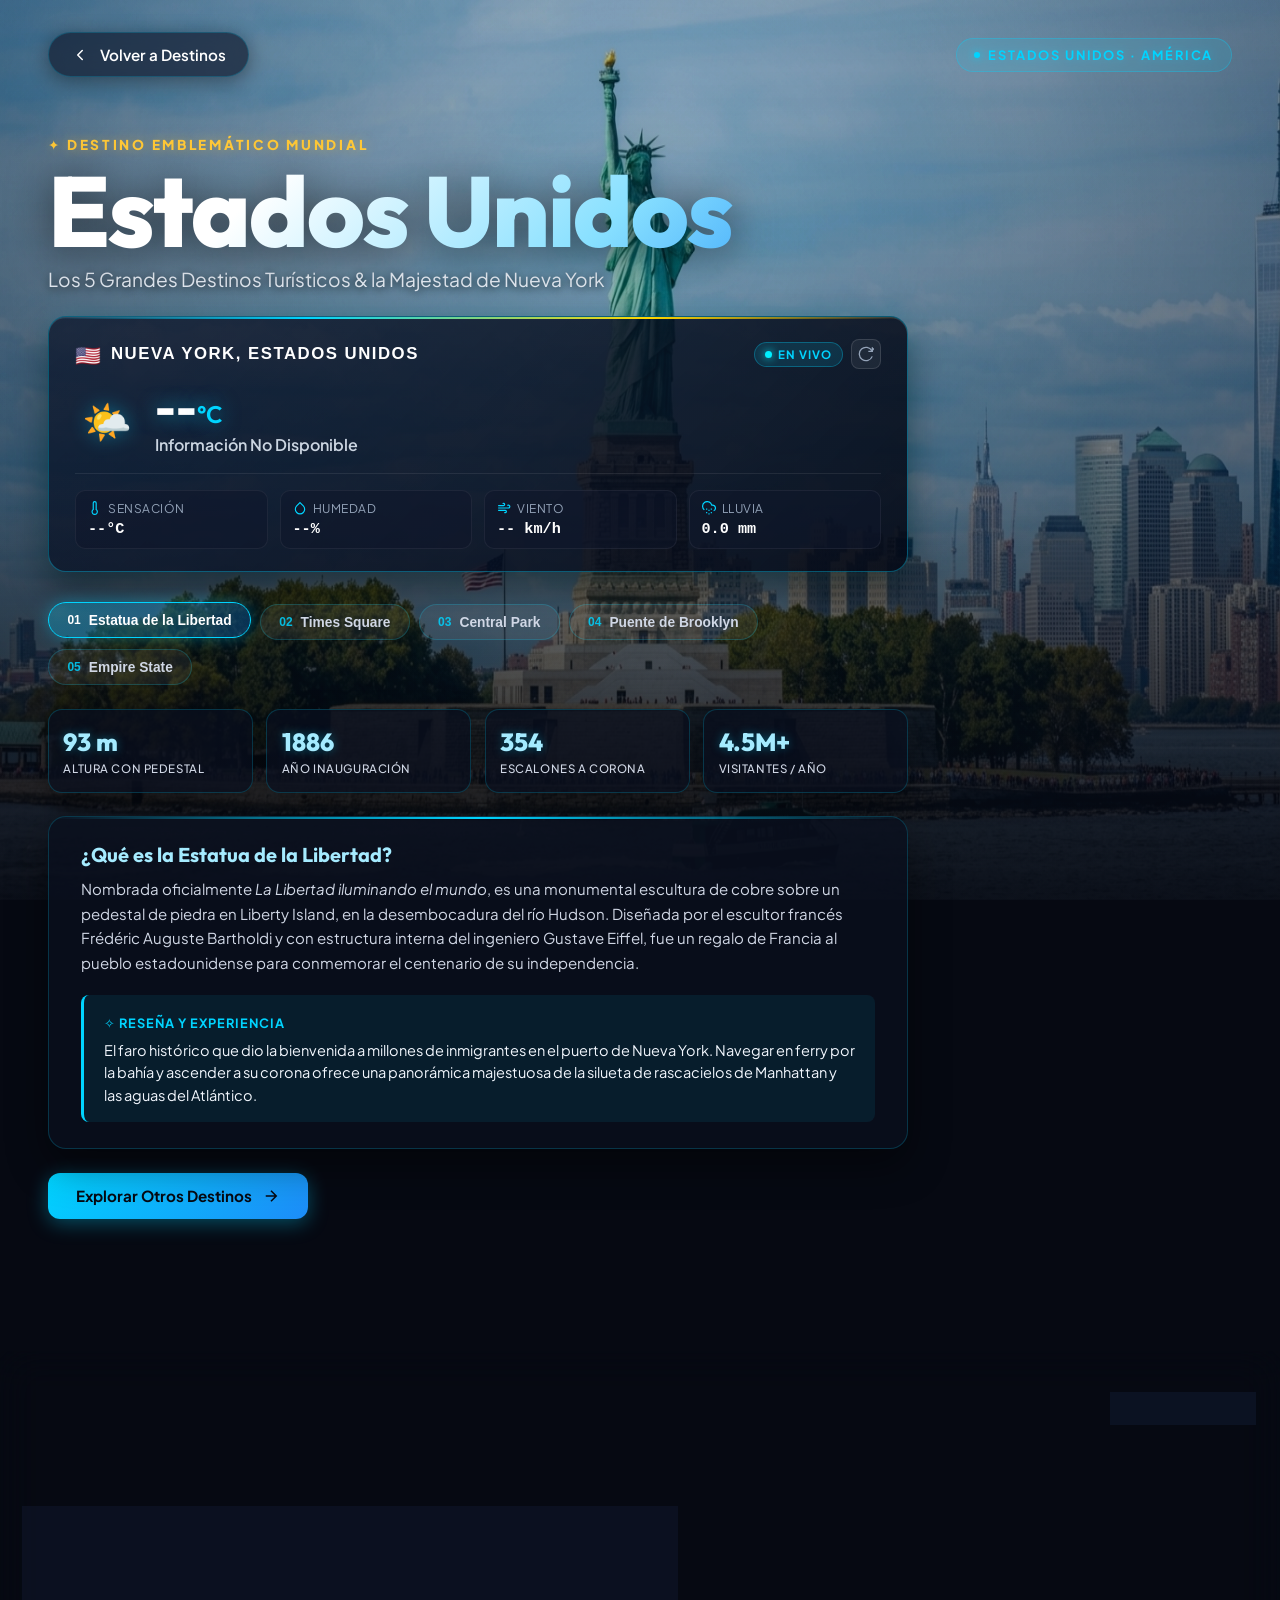
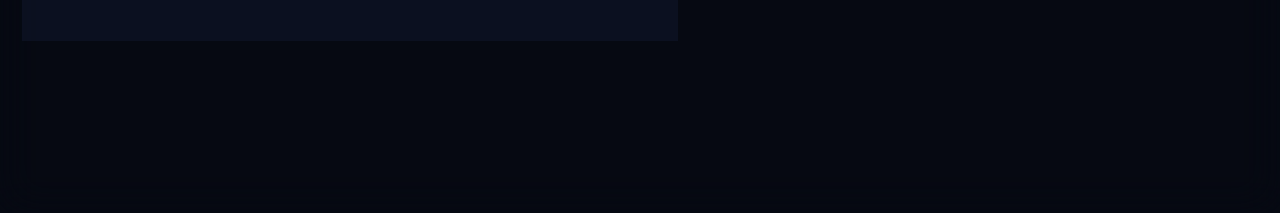
<file: estados_unidos.html>
<!DOCTYPE html>
<html lang="es">
<head>
    <meta charset="UTF-8">
    <meta name="viewport" content="width=device-width, initial-scale=1.0">
    <title>Estados Unidos - Principales Destinos de Nueva York | Destinos Turísticos</title>
    <link rel="preconnect" href="https://fonts.googleapis.com">
    <link rel="preconnect" href="https://fonts.gstatic.com" crossorigin>
    <link href="https://fonts.googleapis.com/css2?family=Outfit:wght@300;400;600;700;800&family=Plus+Jakarta+Sans:wght@300;400;500;600;700&display=swap" rel="stylesheet">
    <link rel="stylesheet" href="estados_unidos.css">
    <link rel="stylesheet" href="footer.css">
    <link rel="stylesheet" href="weather.css">
</head>
<body>
    <!-- Fondo Panorámico de la Estatua de la Libertad en Liberty Island -->
    <div class="usa-hero-bg" id="usaBg"></div>

    <!-- Velo cinemático de resplandor solar -->
    <div class="skyline-glow-veil" id="skylineVeil"></div>

    <!-- Gradiente inferior para máxima legibilidad -->
    <div class="usa-overlay-gradient"></div>

    <!-- Barra de Navegación Superior / Retorno -->
    <header class="usa-header">
        <a href="index.html" class="back-btn" id="backBtn" aria-label="Volver a la vista principal de destinos">
            <svg class="back-icon" viewBox="0 0 24 24" fill="none" stroke="currentColor" stroke-width="2" stroke-linecap="round" stroke-linejoin="round">
                <path d="m15 18-6-6 6-6"/>
            </svg>
            <span>Volver a Destinos</span>
        </a>

        <div class="dest-badge">
            <span class="badge-dot"></span>
            <span>ESTADOS UNIDOS · AMÉRICA</span>
        </div>
    </header>

    <!-- Contenido Principal -->
    <main class="usa-main">
        <section class="hero-content">
            <div class="tag-destination">✦ DESTINO EMBLEMÁTICO MUNDIAL</div>
            <h1 class="usa-title">Estados Unidos</h1>
            <p class="usa-subtitle">Los 5 Grandes Destinos Turísticos & la Majestad de Nueva York</p>

            <!-- Widget de Clima en Vivo con Open-Meteo API -->
            <div class="weather-widget loading" data-lat="40.7128" data-lon="-74.0060" id="usaWeatherWidget">
                <div class="weather-header">
                    <div class="weather-location">
                        <span class="weather-flag">🇺🇸</span>
                        <span class="weather-city">Nueva York, Estados Unidos</span>
                    </div>
                    <div style="display: flex; align-items: center; gap: 8px;">
                        <span class="weather-badge-live">
                            <span class="live-dot"></span>
                            <span>En Vivo</span>
                        </span>
                        <button type="button" class="weather-refresh-btn" aria-label="Actualizar clima">
                            <svg viewBox="0 0 24 24" width="16" height="16" fill="none" stroke="currentColor" stroke-width="2">
                                <path d="M21.5 2v6h-6M21.34 15.57a10 10 0 1 1-.57-8.38l5.67-5.67"/>
                            </svg>
                        </button>
                    </div>
                </div>

                <div class="weather-main-row">
                    <div class="weather-primary">
                        <div class="weather-icon-wrap" aria-hidden="true">🌤️</div>
                        <div class="weather-temp-wrap">
                            <div class="weather-temp"><span class="weather-temp-value">--</span><span class="weather-temp-unit">°C</span></div>
                            <span class="weather-condition">Consultando satélite...</span>
                        </div>
                    </div>
                </div>

                <div class="weather-metrics-grid">
                    <div class="weather-metric-item">
                        <span class="metric-label">
                            <svg viewBox="0 0 24 24" fill="none" stroke="currentColor" stroke-width="2"><path d="M14 14.76V3.5a2.5 2.5 0 0 0-5 0v11.26a4.5 4.5 0 1 0 5 0z"/></svg>
                            Sensación
                        </span>
                        <span class="metric-value metric-feels-like">--°C</span>
                    </div>
                    <div class="weather-metric-item">
                        <span class="metric-label">
                            <svg viewBox="0 0 24 24" fill="none" stroke="currentColor" stroke-width="2"><path d="M12 2.69l5.66 5.66a8 8 0 1 1-11.31 0z"/></svg>
                            Humedad
                        </span>
                        <span class="metric-value metric-humidity">--%</span>
                    </div>
                    <div class="weather-metric-item">
                        <span class="metric-label">
                            <svg viewBox="0 0 24 24" fill="none" stroke="currentColor" stroke-width="2"><path d="M17.7 7.7a2.5 2.5 0 1 1 1.8 4.3H2M9.6 4.6A2 2 0 1 1 11 8H2M12.6 19.4A2 2 0 1 0 14 16H2"/></svg>
                            Viento
                        </span>
                        <span class="metric-value metric-wind">-- km/h</span>
                    </div>
                    <div class="weather-metric-item">
                        <span class="metric-label">
                            <svg viewBox="0 0 24 24" fill="none" stroke="currentColor" stroke-width="2"><path d="M8 19v2M8 13v2M16 19v2M16 13v2M12 21v2M12 15v2M20 16.58A5 5 0 0 0 18 7h-1.26A8 8 0 1 0 4 15.25"/></svg>
                            Lluvia
                        </span>
                        <span class="metric-value metric-precip">0.0 mm</span>
                    </div>
                </div>
            </div>

            <!-- Selector Interactivo de los 5 Destinos -->
            <div class="destinations-nav" role="tablist">
                <button class="dest-tab active" data-dest="libertad" id="tabLibertad">
                    <span class="dest-tab-num">01</span>
                    <span class="dest-tab-name">Estatua de la Libertad</span>
                </button>
                <button class="dest-tab" data-dest="times" id="tabTimes">
                    <span class="dest-tab-num">02</span>
                    <span class="dest-tab-name">Times Square</span>
                </button>
                <button class="dest-tab" data-dest="central" id="tabCentral">
                    <span class="dest-tab-num">03</span>
                    <span class="dest-tab-name">Central Park</span>
                </button>
                <button class="dest-tab" data-dest="brooklyn" id="tabBrooklyn">
                    <span class="dest-tab-num">04</span>
                    <span class="dest-tab-name">Puente de Brooklyn</span>
                </button>
                <button class="dest-tab" data-dest="empire" id="tabEmpire">
                    <span class="dest-tab-num">05</span>
                    <span class="dest-tab-name">Empire State</span>
                </button>
            </div>

            <!-- CONTENIDO DESTINO 1: ESTATUA DE LA LIBERTAD -->
            <div class="dest-panel active" id="dest-libertad">
                <div class="stats-grid">
                    <div class="stat-card">
                        <span class="stat-value">93 m</span>
                        <span class="stat-label">Altura con Pedestal</span>
                    </div>
                    <div class="stat-card">
                        <span class="stat-value">1886</span>
                        <span class="stat-label">Año Inauguración</span>
                    </div>
                    <div class="stat-card">
                        <span class="stat-value">354</span>
                        <span class="stat-label">Escalones a Corona</span>
                    </div>
                    <div class="stat-card">
                        <span class="stat-value">4.5M+</span>
                        <span class="stat-label">Visitantes / Año</span>
                    </div>
                </div>

                <div class="info-card">
                    <div class="section-block">
                        <h3 class="section-title">¿Qué es la Estatua de la Libertad?</h3>
                        <p>
                            Nombrada oficialmente <em>La Libertad iluminando el mundo</em>, es una monumental escultura de cobre sobre un pedestal de piedra en Liberty Island, en la desembocadura del río Hudson. Diseñada por el escultor francés Frédéric Auguste Bartholdi y con estructura interna del ingeniero Gustave Eiffel, fue un regalo de Francia al pueblo estadounidense para conmemorar el centenario de su independencia.
                        </p>
                    </div>

                    <div class="review-box">
                        <div class="review-header">
                            <span class="review-tag">✧ Reseña y Experiencia</span>
                        </div>
                        <p>
                            El faro histórico que dio la bienvenida a millones de inmigrantes en el puerto de Nueva York. Navegar en ferry por la bahía y ascender a su corona ofrece una panorámica majestuosa de la silueta de rascacielos de Manhattan y las aguas del Atlántico.
                        </p>
                    </div>
                </div>
            </div>

            <!-- CONTENIDO DESTINO 2: TIMES SQUARE -->
            <div class="dest-panel" id="dest-times">
                <div class="stats-grid">
                    <div class="stat-card">
                        <span class="stat-value">50M+</span>
                        <span class="stat-label">Visitantes / Año</span>
                    </div>
                    <div class="stat-card">
                        <span class="stat-value">41</span>
                        <span class="stat-label">Teatros Broadway</span>
                    </div>
                    <div class="stat-card">
                        <span class="stat-value">100+</span>
                        <span class="stat-label">Pantallas LED Gigantes</span>
                    </div>
                    <div class="stat-card">
                        <span class="stat-value">24/7</span>
                        <span class="stat-label">Energía Ininterrumpida</span>
                    </div>
                </div>

                <div class="info-card">
                    <div class="section-block">
                        <h3 class="section-title">¿Qué es Times Square?</h3>
                        <p>
                            Conocida como "La Encrucijada del Mundo" y "El Centro del Universo", es la mítica intersección de Broadway y la Séptima Avenida en Midtown Manhattan. Destaca por sus colosales vallas publicitarias digitales que iluminan la noche con la intensidad de pleno día y por albergar el legendario Distrito Teatral de Broadway.
                        </p>
                    </div>

                    <div class="review-box">
                        <div class="review-header">
                            <span class="review-tag">✧ Reseña y Experiencia</span>
                        </div>
                        <p>
                            Un torbellino electrizante de luz, sonido y entretenimiento. Subir las famosas escaleras rojas de cristal en Father Duffy Square permite contemplar el espectáculo urbano más cinematográfico y fotografiado del planeta.
                        </p>
                    </div>
                </div>
            </div>

            <!-- CONTENIDO DESTINO 3: CENTRAL PARK -->
            <div class="dest-panel" id="dest-central">
                <div class="stats-grid">
                    <div class="stat-card">
                        <span class="stat-value">341 ha</span>
                        <span class="stat-label">Superficie Total</span>
                    </div>
                    <div class="stat-card">
                        <span class="stat-value">1858</span>
                        <span class="stat-label">Año de Creación</span>
                    </div>
                    <div class="stat-card">
                        <span class="stat-value">26.000</span>
                        <span class="stat-label">Árboles Protegidos</span>
                    </div>
                    <div class="stat-card">
                        <span class="stat-value">42M+</span>
                        <span class="stat-label">Paseantes al Año</span>
                    </div>
                </div>

                <div class="info-card">
                    <div class="section-block">
                        <h3 class="section-title">¿Qué es Central Park?</h3>
                        <p>
                            El parque urbano más famoso del mundo, una gigantesca obra maestra de paisajismo diseñada por Frederick Law Olmsted y Calvert Vaux en el corazón de Manhattan. Alberga lagos artificiales, puentes de hierro y piedra, el castillo Belvedere, praderas abiertas y pistas de patinaje.
                        </p>
                    </div>

                    <div class="review-box">
                        <div class="review-header">
                            <span class="review-tag">✧ Reseña y Experiencia</span>
                        </div>
                        <p>
                            Un remanso de naturaleza y serenidad en medio del ritmo vertiginoso de los rascacielos. Pasear en bote por The Lake, cruzar el romántico Bow Bridge o visitar el mosaico de <em>Imagine</em> en Strawberry Fields es una parada imprescindible en la Gran Manzana.
                        </p>
                    </div>
                </div>
            </div>

            <!-- CONTENIDO DESTINO 4: PUENTE DE BROOKLYN -->
            <div class="dest-panel" id="dest-brooklyn">
                <div class="stats-grid">
                    <div class="stat-card">
                        <span class="stat-value">1.825 m</span>
                        <span class="stat-label">Longitud Total</span>
                    </div>
                    <div class="stat-card">
                        <span class="stat-value">1883</span>
                        <span class="stat-label">Inauguración</span>
                    </div>
                    <div class="stat-card">
                        <span class="stat-value">84 m</span>
                        <span class="stat-label">Torres Neogóticas</span>
                    </div>
                    <div class="stat-card">
                        <span class="stat-value">East River</span>
                        <span class="stat-label">Cruce Histórico</span>
                    </div>
                </div>

                <div class="info-card">
                    <div class="section-block">
                        <h3 class="section-title">¿Qué es el Puente de Brooklyn?</h3>
                        <p>
                            El primer puente colgante suspendido mediante cables de acero del mundo, que une los distritos de Manhattan y Brooklyn sobre el río East. Diseñado por John Augustus Roebling y completado por Emily Warren Roebling, sus emblemáticos arcos dobles apuntados de piedra caliza y granito son un hito del siglo XIX.
                        </p>
                    </div>

                    <div class="review-box">
                        <div class="review-header">
                            <span class="review-tag">✧ Reseña y Experiencia</span>
                        </div>
                        <p>
                            Cruzar su pasarela elevada de madera al atardecer regala una de las postales más imponentes de Nueva York, con la silueta de los rascacielos del Bajo Manhattan y la Estatua de la Libertad recortándose contra el horizonte dorado.
                        </p>
                    </div>
                </div>
            </div>

            <!-- CONTENIDO DESTINO 5: EMPIRE STATE BUILDING -->
            <div class="dest-panel" id="dest-empire">
                <div class="stats-grid">
                    <div class="stat-card">
                        <span class="stat-value">443 m</span>
                        <span class="stat-label">Altura con Aguja</span>
                    </div>
                    <div class="stat-card">
                        <span class="stat-value">102</span>
                        <span class="stat-label">Pisos Art Déco</span>
                    </div>
                    <div class="stat-card">
                        <span class="stat-value">1931</span>
                        <span class="stat-label">Año Inauguración</span>
                    </div>
                    <div class="stat-card">
                        <span class="stat-value">360°</span>
                        <span class="stat-label">Mirador Panorámico</span>
                    </div>
                </div>

                <div class="info-card">
                    <div class="section-block">
                        <h3 class="section-title">¿Qué es el Empire State Building?</h3>
                        <p>
                            Erigido en tan solo 410 días durante la Gran Depresión en la Quinta Avenida con la Calle 34, este rascacielos estilo Art Déco fue el edificio más alto del mundo durante cuatro décadas. Su aguja iluminada cambia de tonalidad cada noche en honor a festividades mundiales y eventos históricos.
                        </p>
                    </div>

                    <div class="review-box">
                        <div class="review-header">
                            <span class="review-tag">✧ Reseña y Experiencia</span>
                        </div>
                        <p>
                            El mirador al aire libre del piso 86 y el observatorio acristalado del piso 102 ofrecen una sensación de vértigo inigualable, permitiendo contemplar hasta seis estados en días despejados y el mar de luces resplandecientes de la metrópoli.
                        </p>
                    </div>
                </div>
            </div>

            <!-- Fila de Navegación Final -->
            <div class="action-row">
                <a href="index.html" class="btn-primary">
                    <span>Explorar Otros Destinos</span>
                    <svg viewBox="0 0 24 24" fill="none" stroke="currentColor" stroke-width="2">
                        <path d="M5 12h14M12 5l7 7-7 7"/>
                    </svg>
                </a>
            </div>
        </section>
    </main>

    <!-- =========================================================
         FOOTER INFORMATIVO & PERFIL PROFESIONAL
         ========================================================= -->
    <footer class="main-footer" id="mainFooter">
        <div class="footer-container">
            <!-- Barra superior de control para minimizar y volver arriba -->
            <div class="footer-top-bar">
                <button type="button" class="btn-minimize-footer js-scroll-to-top" aria-label="Volver arriba">
                    <svg viewBox="0 0 24 24" width="16" height="16" fill="none" stroke="currentColor" stroke-width="2">
                        <polyline points="18 15 12 9 6 15"></polyline>
                    </svg>
                    <span>Volver Arriba</span>
                </button>
            </div>

            <div class="footer-grid">
                <!-- Columna 1: Marca & Perfil Desarrollador Full-Stack -->
                <div class="footer-brand">
                    <a href="index.html" class="footer-logo-wrap" aria-label="Inicio Destinos Turísticos">
                        <div class="footer-logo-icon">🌍</div>
                        <span class="footer-brand-title">Destinos Turísticos</span>
                    </a>
                    
                    <div class="developer-card">
                        <div class="dev-header">
                            <div class="dev-avatar">YS</div>
                            <div class="dev-info">
                                <h4>Yeferson Suescun</h4>
                                <span class="dev-role">Full-Stack Developer</span>
                            </div>
                        </div>
                        <p class="dev-bio">
                            Desarrollador Full-Stack especializado en experiencias interactivas, interfaces HUD 3D de alto impacto y aplicaciones web modernas de alto rendimiento.
                        </p>
                    </div>
                </div>

                <!-- Columna 2: Redes Sociales, Documentación y Contacto -->
                <div class="footer-social-col">
                    <h4 class="footer-col-title">Conecta & Contacto</h4>
                    <div class="social-buttons-grid">
                        <!-- GitHub -->
                        <a href="https://github.com/suescun2025" target="_blank" rel="noopener noreferrer" class="social-btn btn-github" aria-label="Ver perfil de GitHub de Yeferson Suescun">
                            <svg viewBox="0 0 24 24">
                                <path d="M12 0C5.37 0 0 5.37 0 12c0 5.31 3.435 9.795 8.205 11.385.6.105.825-.255.825-.57 0-.285-.015-1.23-.015-2.235-3.015.555-3.795-.735-4.035-1.41-.135-.345-.72-1.41-1.23-1.695-.42-.225-1.02-.78-.015-.795.945-.015 1.62.87 1.845 1.23 1.08 1.815 2.805 1.305 3.495.99.105-.78.42-1.305.765-1.605-2.67-.3-5.46-1.335-5.46-5.925 0-1.305.465-2.385 1.23-3.225-.12-.3-.54-1.53.12-3.18 0 0 1.005-.315 3.3 1.23.96-.27 1.98-.405 3-.405s2.04.135 3 .405c2.295-1.56 3.3-1.23 3.3-1.23.66 1.65.24 2.88.12 3.18.765.84 1.23 1.905 1.23 3.225 0 4.605-2.805 5.625-5.475 5.925.435.375.81 1.095.81 2.22 0 1.605-.015 2.895-.015 3.3 0 .315.225.69.825.57A12.02 12.02 0 0024 12c0-6.63-5.37-12-12-12z"/>
                            </svg>
                            <span>GitHub Profile</span>
                            <span class="social-badge">suescun2025</span>
                        </a>

                        <!-- LinkedIn -->
                        <a href="https://www.linkedin.com/in/suescun-suescun-salazar-ba9824304" target="_blank" rel="noopener noreferrer" class="social-btn btn-linkedin" aria-label="Ver perfil de LinkedIn de Yeferson Suescun">
                            <svg viewBox="0 0 24 24">
                                <path d="M19 0h-14c-2.761 0-5 2.239-5 5v14c0 2.761 2.239 5 5 5h14c2.762 0 5-2.239 5-5v-14c0-2.761-2.238-5-5-5zm-11 19h-3v-11h3v11zm-1.5-12.268c-.966 0-1.75-.79-1.75-1.764s.784-1.764 1.75-1.764 1.75.79 1.75 1.764-.783 1.764-1.75 1.764zm13.5 12.268h-3v-5.604c0-3.368-4-3.113-4 0v5.604h-3v-11h3v1.765c1.396-2.586 7-2.777 7 2.476v6.759z"/>
                            </svg>
                            <span>LinkedIn Profile</span>
                            <span class="social-badge">Conectar</span>
                        </a>

                        <!-- README Fichero / Memoria -->
                        <a href="https://github.com/suescun2025/destinos-turisticos#readme" target="_blank" rel="noopener noreferrer" class="social-btn btn-readme" aria-label="Ver archivo README y memoria técnica del proyecto">
                            <svg viewBox="0 0 24 24" fill="none" stroke="currentColor" stroke-width="2" stroke-linecap="round" stroke-linejoin="round">
                                <path d="M14 2H6a2 2 0 0 0-2 2v16a2 2 0 0 0 2 2h12a2 2 0 0 0 2-2V8z"></path>
                                <polyline points="14 2 14 8 20 8"></polyline>
                                <line x1="16" y1="13" x2="8" y2="13"></line>
                                <line x1="16" y1="17" x2="8" y2="17"></line>
                                <polyline points="10 9 9 9 8 9"></polyline>
                            </svg>
                            <span>Memoria README.md</span>
                            <span class="social-badge">Docs</span>
                        </a>

                        <!-- Botón Formulario Contacto Gmail -->
                        <button type="button" class="social-btn btn-contact js-open-contact-modal" aria-label="Abrir formulario de contacto directo por Gmail">
                            <svg viewBox="0 0 24 24">
                                <path d="M24 5.457v13.909c0 .904-.732 1.636-1.636 1.636h-3.819V11.73L12 16.64l-6.545-4.91v9.273H1.636A1.636 1.636 0 0 1 0 19.366V5.457c0-2.023 2.309-3.178 3.927-1.964L5.455 4.64 12 9.548l6.545-4.91 1.528-1.145C21.69 2.28 24 3.434 24 5.457z"/>
                            </svg>
                            <span>Enviar Correo (Gmail)</span>
                            <span class="social-badge">Formulario</span>
                        </button>
                    </div>
                </div>
            </div>

            <!-- Barra Inferior de Copyright y Tecnologías -->
            <div class="footer-bottom">
                <p class="footer-copy">
                    &copy; 2026 <strong>Destinos Turísticos</strong> &mdash; Creado con pasión por <strong>Yeferson Suescun</strong> (Full-Stack Developer).
                </p>
                <div class="footer-tech-stack">
                    <span class="tech-pill">HTML5 Semántico</span>
                    <span class="tech-pill">CSS3 Glassmorphism</span>
                    <span class="tech-pill">JavaScript ES6+</span>
                    <span class="tech-pill">Canvas API 60FPS</span>
                </div>
            </div>
        </div>
    </footer>

    <!-- =========================================================
         MODAL INTERACTIVO DE CONTACTO DIRECTO
         ========================================================= -->
    <div class="contact-modal-overlay" id="contactModal" role="dialog" aria-modal="true" aria-labelledby="modalTitle">
        <div class="contact-modal-card">
            <div class="modal-header">
                <div class="modal-header-title">
                    <svg viewBox="0 0 24 24" fill="currentColor">
                        <path d="M24 5.457v13.909c0 .904-.732 1.636-1.636 1.636h-3.819V11.73L12 16.64l-6.545-4.91v9.273H1.636A1.636 1.636 0 0 1 0 19.366V5.457c0-2.023 2.309-3.178 3.927-1.964L5.455 4.64 12 9.548l6.545-4.91 1.528-1.145C21.69 2.28 24 3.434 24 5.457z"/>
                    </svg>
                    <h3 id="modalTitle">Contacto con Desarrollador</h3>
                </div>
                <button class="modal-close-btn" id="closeContactModal" aria-label="Cerrar modal">
                    <svg viewBox="0 0 24 24" width="20" height="20" fill="none" stroke="currentColor" stroke-width="2">
                        <line x1="18" y1="6" x2="6" y2="18"></line>
                        <line x1="6" y1="6" x2="18" y2="18"></line>
                    </svg>
                </button>
            </div>

            <div class="modal-body">
                <!-- Información del Destinatario -->
                <div class="recipient-info-box">
                    <div>
                        <div class="recipient-label">Para (Destinatario):</div>
                        <div class="recipient-email">suescunyeferson32@gmail.com</div>
                    </div>
                </div>

                <form id="contactForm">
                    <div class="form-group">
                        <label for="senderName" class="form-label">Tu Nombre o Empresa</label>
                        <input type="text" id="senderName" class="form-input" placeholder="Ej. Juan Pérez / Empresa X" required>
                    </div>

                    <div class="form-group">
                        <label for="senderEmail" class="form-label">Tu Correo Electrónico (Desde donde envías)</label>
                        <input type="email" id="senderEmail" class="form-input" placeholder="tu-correo@ejemplo.com" required>
                    </div>

                    <div class="form-group">
                        <label for="msgSubject" class="form-label">Asunto</label>
                        <input type="text" id="msgSubject" class="form-input" placeholder="Consulta sobre proyecto / Oportunidad profesional" value="Contacto desde Web de Destinos Turísticos">
                    </div>

                    <div class="form-group">
                        <label for="msgBody" class="form-label">Mensaje / Comentario</label>
                        <textarea id="msgBody" class="form-textarea" placeholder="Escribe aquí tu mensaje, comentarios o propuesta para Yeferson Suescun..." required></textarea>
                    </div>

                    <div class="modal-actions">
                        <button type="submit" class="btn-submit-contact">
                            <svg viewBox="0 0 24 24" width="18" height="18" fill="none" stroke="currentColor" stroke-width="2">
                                <line x1="22" y1="2" x2="11" y2="13"></line>
                                <polygon points="22 2 15 22 11 13 2 9 22 2"></polygon>
                            </svg>
                            <span>Enviar Mensaje</span>
                        </button>
                        <button type="button" class="btn-cancel-modal" id="cancelContactModal">Cancelar</button>
                    </div>
                </form>
            </div>
        </div>
    </div>

    <!-- Toast de Notificación -->
    <div class="contact-toast" id="contactToast" role="alert">
        <div class="toast-icon">✓</div>
        <div id="toastMessage">¡Mensaje preparado con éxito!</div>
    </div>

    <script src="estados_unidos.js"></script>
    <script src="footer.js"></script>
    <script src="weather.js"></script>
</body>
</html>
</file>
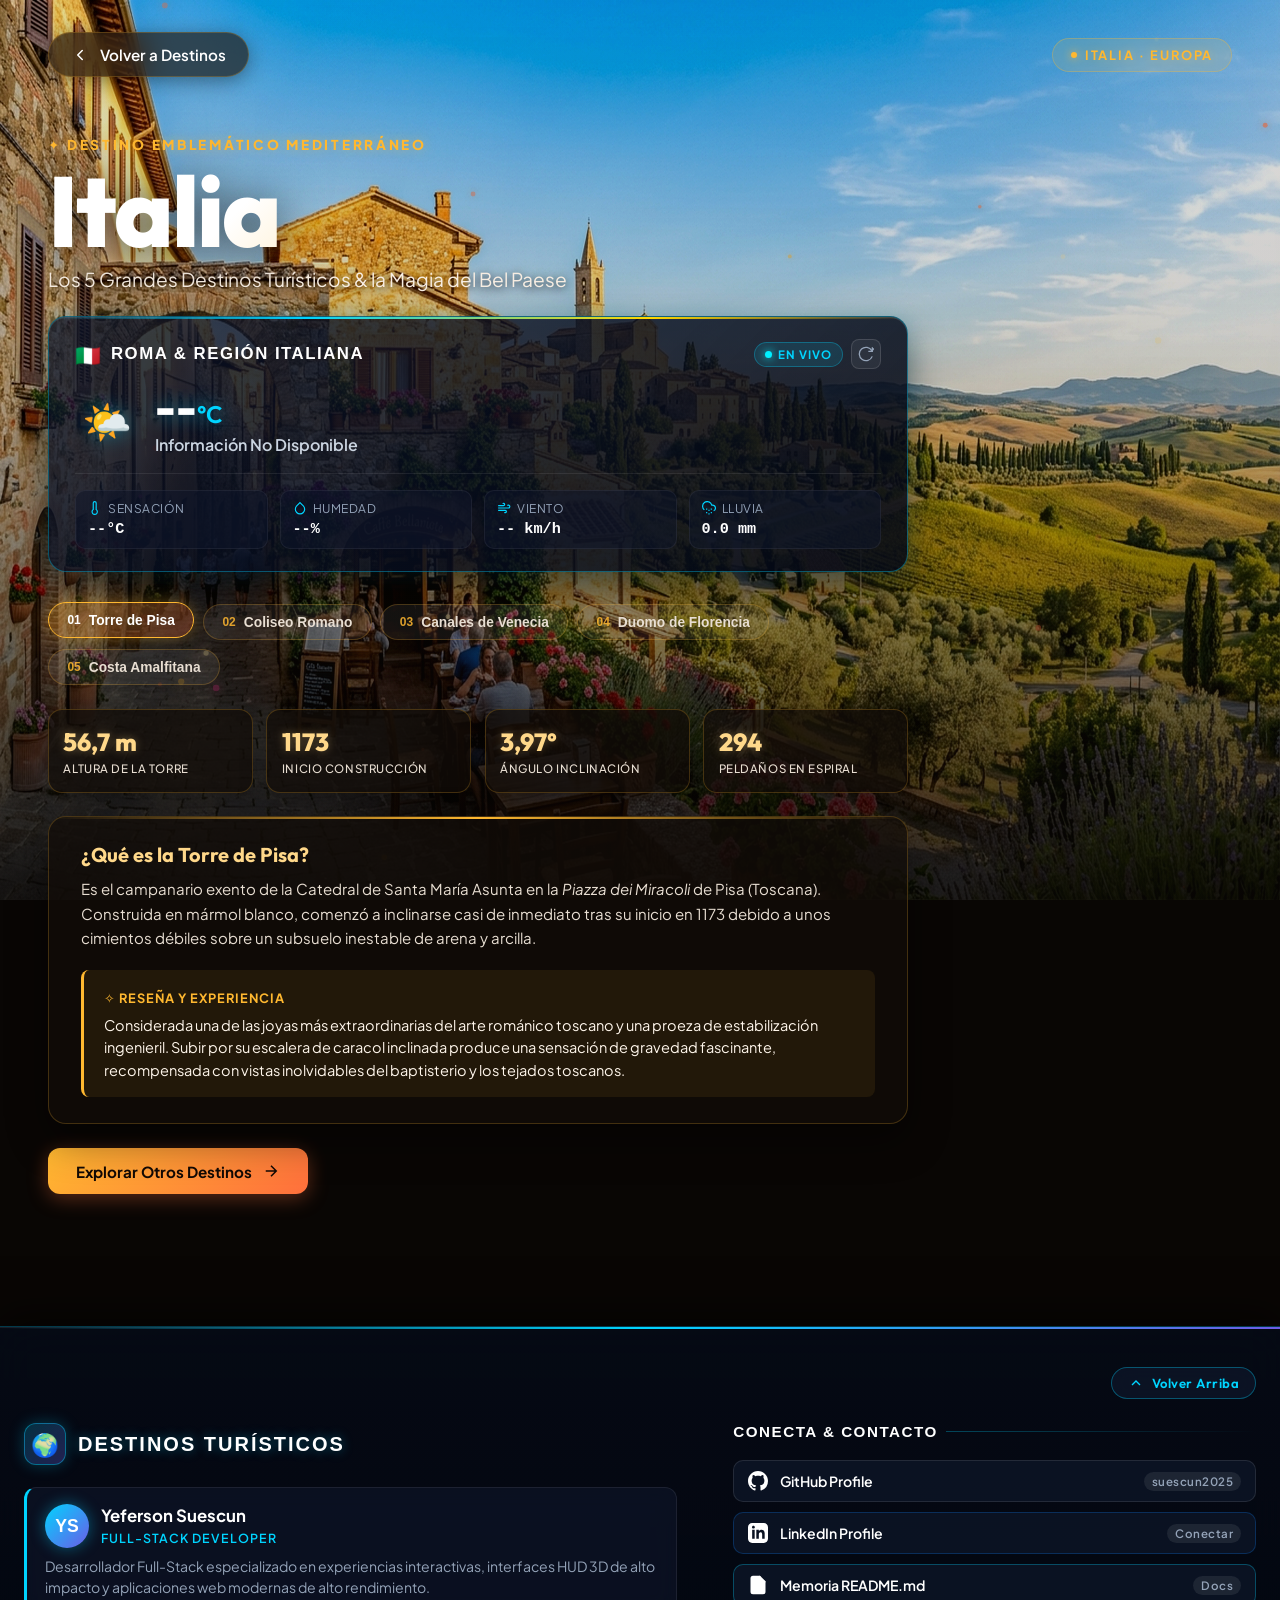
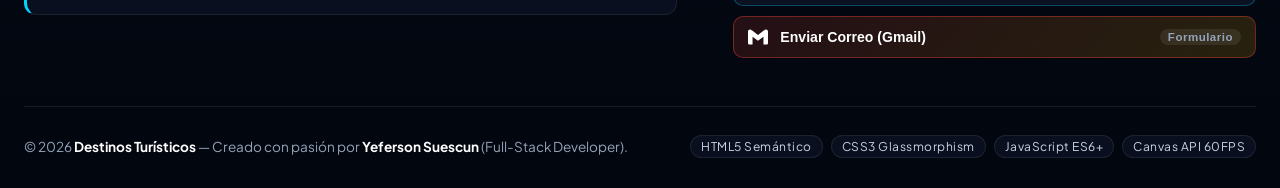
<file: italia.html>
<!DOCTYPE html>
<html lang="es">
<head>
    <meta charset="UTF-8">
    <meta name="viewport" content="width=device-width, initial-scale=1.0">
    <title>Italia - Principales Destinos Turísticos | Destinos Turísticos</title>
    <link rel="preconnect" href="https://fonts.googleapis.com">
    <link rel="preconnect" href="https://fonts.gstatic.com" crossorigin>
    <link href="https://fonts.googleapis.com/css2?family=Outfit:wght@300;400;600;700;800&family=Plus+Jakarta+Sans:wght@300;400;500;600;700&display=swap" rel="stylesheet">
    <link rel="stylesheet" href="italia.css">
    <link rel="stylesheet" href="footer.css">
    <link rel="stylesheet" href="weather.css">
</head>
<body>
    <!-- Fondo Panorámico con la Pintoresca Calle Italiana con Flores y Arcos de Piedra -->
    <div class="italia-hero-bg" id="italiaBg"></div>

    <!-- Velo solar y atmósfera mediterránea cálida -->
    <div class="mediterranean-glow-veil" id="mediterraneanVeil"></div>

    <!-- Canvas para pétalos flotantes y rayos de sol dorados -->
    <canvas id="italiaFxCanvas" class="italia-fx-canvas"></canvas>

    <!-- Gradiente inferior sutil para máxima legibilidad -->
    <div class="italia-overlay-gradient"></div>

    <!-- Barra de Navegación Superior / Retorno -->
    <header class="italia-header">
        <a href="index.html" class="back-btn" id="backBtn" aria-label="Volver a la vista principal de destinos">
            <svg class="back-icon" viewBox="0 0 24 24" fill="none" stroke="currentColor" stroke-width="2" stroke-linecap="round" stroke-linejoin="round">
                <path d="m15 18-6-6 6-6"/>
            </svg>
            <span>Volver a Destinos</span>
        </a>

        <div class="dest-badge">
            <span class="badge-dot"></span>
            <span>ITALIA · EUROPA</span>
        </div>
    </header>

    <!-- Contenido Principal -->
    <main class="italia-main">
        <section class="hero-content">
            <div class="tag-destination">✦ DESTINO EMBLEMÁTICO MEDITERRÁNEO</div>
            <h1 class="italia-title">Italia</h1>
            <p class="italia-subtitle">Los 5 Grandes Destinos Turísticos & la Magia del Bel Paese</p>

            <!-- Widget de Clima en Vivo con Open-Meteo API -->
            <div class="weather-widget loading" data-lat="41.9028" data-lon="12.4964" id="italiaWeatherWidget">
                <div class="weather-header">
                    <div class="weather-location">
                        <span class="weather-flag">🇮🇹</span>
                        <span class="weather-city">Roma & Región Italiana</span>
                    </div>
                    <div style="display: flex; align-items: center; gap: 8px;">
                        <span class="weather-badge-live">
                            <span class="live-dot"></span>
                            <span>En Vivo</span>
                        </span>
                        <button type="button" class="weather-refresh-btn" aria-label="Actualizar clima">
                            <svg viewBox="0 0 24 24" width="16" height="16" fill="none" stroke="currentColor" stroke-width="2">
                                <path d="M21.5 2v6h-6M21.34 15.57a10 10 0 1 1-.57-8.38l5.67-5.67"/>
                            </svg>
                        </button>
                    </div>
                </div>

                <div class="weather-main-row">
                    <div class="weather-primary">
                        <div class="weather-icon-wrap" aria-hidden="true">🌤️</div>
                        <div class="weather-temp-wrap">
                            <div class="weather-temp"><span class="weather-temp-value">--</span><span class="weather-temp-unit">°C</span></div>
                            <span class="weather-condition">Consultando satélite...</span>
                        </div>
                    </div>
                </div>

                <div class="weather-metrics-grid">
                    <div class="weather-metric-item">
                        <span class="metric-label">
                            <svg viewBox="0 0 24 24" fill="none" stroke="currentColor" stroke-width="2"><path d="M14 14.76V3.5a2.5 2.5 0 0 0-5 0v11.26a4.5 4.5 0 1 0 5 0z"/></svg>
                            Sensación
                        </span>
                        <span class="metric-value metric-feels-like">--°C</span>
                    </div>
                    <div class="weather-metric-item">
                        <span class="metric-label">
                            <svg viewBox="0 0 24 24" fill="none" stroke="currentColor" stroke-width="2"><path d="M12 2.69l5.66 5.66a8 8 0 1 1-11.31 0z"/></svg>
                            Humedad
                        </span>
                        <span class="metric-value metric-humidity">--%</span>
                    </div>
                    <div class="weather-metric-item">
                        <span class="metric-label">
                            <svg viewBox="0 0 24 24" fill="none" stroke="currentColor" stroke-width="2"><path d="M17.7 7.7a2.5 2.5 0 1 1 1.8 4.3H2M9.6 4.6A2 2 0 1 1 11 8H2M12.6 19.4A2 2 0 1 0 14 16H2"/></svg>
                            Viento
                        </span>
                        <span class="metric-value metric-wind">-- km/h</span>
                    </div>
                    <div class="weather-metric-item">
                        <span class="metric-label">
                            <svg viewBox="0 0 24 24" fill="none" stroke="currentColor" stroke-width="2"><path d="M8 19v2M8 13v2M16 19v2M16 13v2M12 21v2M12 15v2M20 16.58A5 5 0 0 0 18 7h-1.26A8 8 0 1 0 4 15.25"/></svg>
                            Lluvia
                        </span>
                        <span class="metric-value metric-precip">0.0 mm</span>
                    </div>
                </div>
            </div>

            <!-- Selector Interactivo de los 5 Destinos -->
            <div class="destinations-nav" role="tablist">
                <button class="dest-tab active" data-dest="pisa" id="tabPisa">
                    <span class="dest-tab-num">01</span>
                    <span class="dest-tab-name">Torre de Pisa</span>
                </button>
                <button class="dest-tab" data-dest="coliseo" id="tabColiseo">
                    <span class="dest-tab-num">02</span>
                    <span class="dest-tab-name">Coliseo Romano</span>
                </button>
                <button class="dest-tab" data-dest="venecia" id="tabVenecia">
                    <span class="dest-tab-num">03</span>
                    <span class="dest-tab-name">Canales de Venecia</span>
                </button>
                <button class="dest-tab" data-dest="florencia" id="tabFlorencia">
                    <span class="dest-tab-num">04</span>
                    <span class="dest-tab-name">Duomo de Florencia</span>
                </button>
                <button class="dest-tab" data-dest="amalfi" id="tabAmalfi">
                    <span class="dest-tab-num">05</span>
                    <span class="dest-tab-name">Costa Amalfitana</span>
                </button>
            </div>

            <!-- CONTENIDO DESTINO 1: TORRE DE PISA -->
            <div class="dest-panel active" id="dest-pisa">
                <div class="stats-grid">
                    <div class="stat-card">
                        <span class="stat-value">56,7 m</span>
                        <span class="stat-label">Altura de la Torre</span>
                    </div>
                    <div class="stat-card">
                        <span class="stat-value">1173</span>
                        <span class="stat-label">Inicio Construcción</span>
                    </div>
                    <div class="stat-card">
                        <span class="stat-value">3,97°</span>
                        <span class="stat-label">Ángulo Inclinación</span>
                    </div>
                    <div class="stat-card">
                        <span class="stat-value">294</span>
                        <span class="stat-label">Peldaños en Espiral</span>
                    </div>
                </div>

                <div class="info-card">
                    <div class="section-block">
                        <h3 class="section-title">¿Qué es la Torre de Pisa?</h3>
                        <p>
                            Es el campanario exento de la Catedral de Santa María Asunta en la <em>Piazza dei Miracoli</em> de Pisa (Toscana). Construida en mármol blanco, comenzó a inclinarse casi de inmediato tras su inicio en 1173 debido a unos cimientos débiles sobre un subsuelo inestable de arena y arcilla.
                        </p>
                    </div>

                    <div class="review-box">
                        <div class="review-header">
                            <span class="review-tag">✧ Reseña y Experiencia</span>
                        </div>
                        <p>
                            Considerada una de las joyas más extraordinarias del arte románico toscano y una proeza de estabilización ingenieril. Subir por su escalera de caracol inclinada produce una sensación de gravedad fascinante, recompensada con vistas inolvidables del baptisterio y los tejados toscanos.
                        </p>
                    </div>
                </div>
            </div>

            <!-- CONTENIDO DESTINO 2: COLISEO ROMANO -->
            <div class="dest-panel" id="dest-coliseo">
                <div class="stats-grid">
                    <div class="stat-card">
                        <span class="stat-value">80 d.C.</span>
                        <span class="stat-label">Inauguración</span>
                    </div>
                    <div class="stat-card">
                        <span class="stat-value">50.000+</span>
                        <span class="stat-label">Capacidad Clásica</span>
                    </div>
                    <div class="stat-card">
                        <span class="stat-value">48 m</span>
                        <span class="stat-label">Altura Fachada</span>
                    </div>
                    <div class="stat-card">
                        <span class="stat-value">7.6M+</span>
                        <span class="stat-label">Visitantes / Año</span>
                    </div>
                </div>

                <div class="info-card">
                    <div class="section-block">
                        <h3 class="section-title">¿Qué es el Coliseo Romano?</h3>
                        <p>
                            El Anfiteatro Flavio es el anfiteatro más grandioso construido durante el Imperio Romano. Levantado en el centro de Roma por orden del emperador Vespasiano, fue el epicentro de luchas de gladiadores, naumaquias (batallas navales simuladas) y espectáculos públicos durante más de cuatro siglos.
                        </p>
                    </div>

                    <div class="review-box">
                        <div class="review-header">
                            <span class="review-tag">✧ Reseña y Experiencia</span>
                        </div>
                        <p>
                            Declarado una de las Nuevas Siete Maravillas del Mundo Moderno y Patrimonio de la Humanidad por la UNESCO. Caminar por sus arquerías de piedra travertino y asomarse a los laberínticos pasajes subterráneos del <em>hipogeo</em> transporta al visitante directamente al esplendor de la Roma imperial.
                        </p>
                    </div>
                </div>
            </div>

            <!-- CONTENIDO DESTINO 3: CANALES DE VENECIA -->
            <div class="dest-panel" id="dest-venecia">
                <div class="stats-grid">
                    <div class="stat-card">
                        <span class="stat-value">118</span>
                        <span class="stat-label">Islas Conectadas</span>
                    </div>
                    <div class="stat-card">
                        <span class="stat-value">400+</span>
                        <span class="stat-label">Puentes de Piedra</span>
                    </div>
                    <div class="stat-card">
                        <span class="stat-value">3,8 km</span>
                        <span class="stat-label">Gran Canal</span>
                    </div>
                    <div class="stat-card">
                        <span class="stat-value">Siglo V</span>
                        <span class="stat-label">Origen Fundación</span>
                    </div>
                </div>

                <div class="info-card">
                    <div class="section-block">
                        <h3 class="section-title">¿Qué son los Canales de Venecia?</h3>
                        <p>
                            Es el sistema de vías acuáticas urbanas más célebre del planeta, que sustituye a las calles tradicionales en la laguna de Venecia. El majestuoso Gran Canal, con su característica forma de 'S' invertida, está flanqueado por más de 170 suntuosos palacios renacentistas, góticos y barrocos construidos sobre pilotes de madera.
                        </p>
                    </div>

                    <div class="review-box">
                        <div class="review-header">
                            <span class="review-tag">✧ Reseña y Experiencia</span>
                        </div>
                        <p>
                            Navegar en góndola al compás del remo bajo el histórico Puente de Rialto y el Puente de los Suspiros ofrece una atmósfera de romance y misterio incomparable. Al atardecer, el reflejo dorado de las farolas sobre el agua convierte a Venecia en un lienzo viviente.
                        </p>
                    </div>
                </div>
            </div>

            <!-- CONTENIDO DESTINO 4: DUOMO DE FLORENCIA -->
            <div class="dest-panel" id="dest-florencia">
                <div class="stats-grid">
                    <div class="stat-card">
                        <span class="stat-value">114 m</span>
                        <span class="stat-label">Altura Cúpula</span>
                    </div>
                    <div class="stat-card">
                        <span class="stat-value">1296</span>
                        <span class="stat-label">Inicio Obra</span>
                    </div>
                    <div class="stat-card">
                        <span class="stat-value">45 m</span>
                        <span class="stat-label">Diámetro Cúpula</span>
                    </div>
                    <div class="stat-card">
                        <span class="stat-value">Toscana</span>
                        <span class="stat-label">Cuna Renacimiento</span>
                    </div>
                </div>

                <div class="info-card">
                    <div class="section-block">
                        <h3 class="section-title">¿Qué es Santa Maria del Fiore?</h3>
                        <p>
                            La Catedral de Florencia es la cumbre del arte renacentista italiano. Su monumental cúpula octogonal de ladrillo rojo, ideada por Filippo Brunelleschi sin emplear cimbras ni soportes de madera, representó la mayor hazaña técnica e ingenieril del siglo XV y sigue siendo la mayor cúpula de albañilería del mundo.
                        </p>
                    </div>

                    <div class="review-box">
                        <div class="review-header">
                            <span class="review-tag">✧ Reseña y Experiencia</span>
                        </div>
                        <p>
                            Su deslumbrante fachada de mármoles polícromos de Carrara (blanco), Prato (verde) y Siena (rosa) hipnotiza a cualquier espectador. Subir sus 463 escalones permite admirar de cerca los frescos del Juicio Final de Vasari y contemplar la mejor panorámica de la cuna del Renacimiento.
                        </p>
                    </div>
                </div>
            </div>

            <!-- CONTENIDO DESTINO 5: COSTA AMALFITANA -->
            <div class="dest-panel" id="dest-amalfi">
                <div class="stats-grid">
                    <div class="stat-card">
                        <span class="stat-value">50 km</span>
                        <span class="stat-label">Tramo Costero</span>
                    </div>
                    <div class="stat-card">
                        <span class="stat-value">13</span>
                        <span class="stat-label">Pueblos Mágicos</span>
                    </div>
                    <div class="stat-card">
                        <span class="stat-value">UNESCO</span>
                        <span class="stat-label">Patrimonio Mundial</span>
                    </div>
                    <div class="stat-card">
                        <span class="stat-value">Tirreno</span>
                        <span class="stat-label">Mar Cristalino</span>
                    </div>
                </div>

                <div class="info-card">
                    <div class="section-block">
                        <h3 class="section-title">¿Qué es la Costa Amalfitana?</h3>
                        <p>
                            Ubicada en el golfo de Salerno (Campania), es una de las franjas litorales más espectaculares del Mediterráneo. Pueblos de ensueño como Positano, Amalfi y Ravello desafían la gravedad asentados en terrazas empinadas sobre acantilados escarpados, adornados con casas de colores pastel y huertos de limoneros gigantes (*sfusato amalfitano*).
                        </p>
                    </div>

                    <div class="review-box">
                        <div class="review-header">
                            <span class="review-tag">✧ Reseña y Experiencia</span>
                        </div>
                        <p>
                            El epítome de la <em>Dolce Vita</em> italiana: recorrer sus carreteras panorámicas entre aromas a brisa marina y flores silvestres, descender por callejuelas empedradas repletas de buganvilias y disfrutar de un auténtico limoncello artesanal con vistas al mar azul cobalto.
                        </p>
                    </div>
                </div>
            </div>

            <!-- Fila de Navegación Final -->
            <div class="action-row">
                <a href="index.html" class="btn-primary">
                    <span>Explorar Otros Destinos</span>
                    <svg viewBox="0 0 24 24" fill="none" stroke="currentColor" stroke-width="2">
                        <path d="M5 12h14M12 5l7 7-7 7"/>
                    </svg>
                </a>
            </div>
        </section>
    </main>

    <!-- =========================================================
         FOOTER INFORMATIVO & PERFIL PROFESIONAL
         ========================================================= -->
    <footer class="main-footer" id="mainFooter">
        <div class="footer-container">
            <!-- Barra superior de control para minimizar y volver arriba -->
            <div class="footer-top-bar">
                <button type="button" class="btn-minimize-footer js-scroll-to-top" aria-label="Volver arriba">
                    <svg viewBox="0 0 24 24" width="16" height="16" fill="none" stroke="currentColor" stroke-width="2">
                        <polyline points="18 15 12 9 6 15"></polyline>
                    </svg>
                    <span>Volver Arriba</span>
                </button>
            </div>

            <div class="footer-grid">
                <!-- Columna 1: Marca & Perfil Desarrollador Full-Stack -->
                <div class="footer-brand">
                    <a href="index.html" class="footer-logo-wrap" aria-label="Inicio Destinos Turísticos">
                        <div class="footer-logo-icon">🌍</div>
                        <span class="footer-brand-title">Destinos Turísticos</span>
                    </a>
                    
                    <div class="developer-card">
                        <div class="dev-header">
                            <div class="dev-avatar">YS</div>
                            <div class="dev-info">
                                <h4>Yeferson Suescun</h4>
                                <span class="dev-role">Full-Stack Developer</span>
                            </div>
                        </div>
                        <p class="dev-bio">
                            Desarrollador Full-Stack especializado en experiencias interactivas, interfaces HUD 3D de alto impacto y aplicaciones web modernas de alto rendimiento.
                        </p>
                    </div>
                </div>

                <!-- Columna 2: Redes Sociales, Documentación y Contacto -->
                <div class="footer-social-col">
                    <h4 class="footer-col-title">Conecta & Contacto</h4>
                    <div class="social-buttons-grid">
                        <!-- GitHub -->
                        <a href="https://github.com/suescun2025" target="_blank" rel="noopener noreferrer" class="social-btn btn-github" aria-label="Ver perfil de GitHub de Yeferson Suescun">
                            <svg viewBox="0 0 24 24">
                                <path d="M12 0C5.37 0 0 5.37 0 12c0 5.31 3.435 9.795 8.205 11.385.6.105.825-.255.825-.57 0-.285-.015-1.23-.015-2.235-3.015.555-3.795-.735-4.035-1.41-.135-.345-.72-1.41-1.23-1.695-.42-.225-1.02-.78-.015-.795.945-.015 1.62.87 1.845 1.23 1.08 1.815 2.805 1.305 3.495.99.105-.78.42-1.305.765-1.605-2.67-.3-5.46-1.335-5.46-5.925 0-1.305.465-2.385 1.23-3.225-.12-.3-.54-1.53.12-3.18 0 0 1.005-.315 3.3 1.23.96-.27 1.98-.405 3-.405s2.04.135 3 .405c2.295-1.56 3.3-1.23 3.3-1.23.66 1.65.24 2.88.12 3.18.765.84 1.23 1.905 1.23 3.225 0 4.605-2.805 5.625-5.475 5.925.435.375.81 1.095.81 2.22 0 1.605-.015 2.895-.015 3.3 0 .315.225.69.825.57A12.02 12.02 0 0024 12c0-6.63-5.37-12-12-12z"/>
                            </svg>
                            <span>GitHub Profile</span>
                            <span class="social-badge">suescun2025</span>
                        </a>

                        <!-- LinkedIn -->
                        <a href="https://www.linkedin.com/in/suescun-suescun-salazar-ba9824304" target="_blank" rel="noopener noreferrer" class="social-btn btn-linkedin" aria-label="Ver perfil de LinkedIn de Yeferson Suescun">
                            <svg viewBox="0 0 24 24">
                                <path d="M19 0h-14c-2.761 0-5 2.239-5 5v14c0 2.761 2.239 5 5 5h14c2.762 0 5-2.239 5-5v-14c0-2.761-2.238-5-5-5zm-11 19h-3v-11h3v11zm-1.5-12.268c-.966 0-1.75-.79-1.75-1.764s.784-1.764 1.75-1.764 1.75.79 1.75 1.764-.783 1.764-1.75 1.764zm13.5 12.268h-3v-5.604c0-3.368-4-3.113-4 0v5.604h-3v-11h3v1.765c1.396-2.586 7-2.777 7 2.476v6.759z"/>
                            </svg>
                            <span>LinkedIn Profile</span>
                            <span class="social-badge">Conectar</span>
                        </a>

                        <!-- README Fichero / Memoria -->
                        <a href="https://github.com/suescun2025/destinos-turisticos#readme" target="_blank" rel="noopener noreferrer" class="social-btn btn-readme" aria-label="Ver archivo README y memoria técnica del proyecto">
                            <svg viewBox="0 0 24 24" fill="none" stroke="currentColor" stroke-width="2" stroke-linecap="round" stroke-linejoin="round">
                                <path d="M14 2H6a2 2 0 0 0-2 2v16a2 2 0 0 0 2 2h12a2 2 0 0 0 2-2V8z"></path>
                                <polyline points="14 2 14 8 20 8"></polyline>
                                <line x1="16" y1="13" x2="8" y2="13"></line>
                                <line x1="16" y1="17" x2="8" y2="17"></line>
                                <polyline points="10 9 9 9 8 9"></polyline>
                            </svg>
                            <span>Memoria README.md</span>
                            <span class="social-badge">Docs</span>
                        </a>

                        <!-- Botón Formulario Contacto Gmail -->
                        <button type="button" class="social-btn btn-contact js-open-contact-modal" aria-label="Abrir formulario de contacto directo por Gmail">
                            <svg viewBox="0 0 24 24">
                                <path d="M24 5.457v13.909c0 .904-.732 1.636-1.636 1.636h-3.819V11.73L12 16.64l-6.545-4.91v9.273H1.636A1.636 1.636 0 0 1 0 19.366V5.457c0-2.023 2.309-3.178 3.927-1.964L5.455 4.64 12 9.548l6.545-4.91 1.528-1.145C21.69 2.28 24 3.434 24 5.457z"/>
                            </svg>
                            <span>Enviar Correo (Gmail)</span>
                            <span class="social-badge">Formulario</span>
                        </button>
                    </div>
                </div>
            </div>

            <!-- Barra Inferior de Copyright y Tecnologías -->
            <div class="footer-bottom">
                <p class="footer-copy">
                    &copy; 2026 <strong>Destinos Turísticos</strong> &mdash; Creado con pasión por <strong>Yeferson Suescun</strong> (Full-Stack Developer).
                </p>
                <div class="footer-tech-stack">
                    <span class="tech-pill">HTML5 Semántico</span>
                    <span class="tech-pill">CSS3 Glassmorphism</span>
                    <span class="tech-pill">JavaScript ES6+</span>
                    <span class="tech-pill">Canvas API 60FPS</span>
                </div>
            </div>
        </div>
    </footer>

    <!-- =========================================================
         MODAL INTERACTIVO DE CONTACTO DIRECTO
         ========================================================= -->
    <div class="contact-modal-overlay" id="contactModal" role="dialog" aria-modal="true" aria-labelledby="modalTitle">
        <div class="contact-modal-card">
            <div class="modal-header">
                <div class="modal-header-title">
                    <svg viewBox="0 0 24 24" fill="currentColor">
                        <path d="M24 5.457v13.909c0 .904-.732 1.636-1.636 1.636h-3.819V11.73L12 16.64l-6.545-4.91v9.273H1.636A1.636 1.636 0 0 1 0 19.366V5.457c0-2.023 2.309-3.178 3.927-1.964L5.455 4.64 12 9.548l6.545-4.91 1.528-1.145C21.69 2.28 24 3.434 24 5.457z"/>
                    </svg>
                    <h3 id="modalTitle">Contacto con Desarrollador</h3>
                </div>
                <button class="modal-close-btn" id="closeContactModal" aria-label="Cerrar modal">
                    <svg viewBox="0 0 24 24" width="20" height="20" fill="none" stroke="currentColor" stroke-width="2">
                        <line x1="18" y1="6" x2="6" y2="18"></line>
                        <line x1="6" y1="6" x2="18" y2="18"></line>
                    </svg>
                </button>
            </div>

            <div class="modal-body">
                <!-- Información del Destinatario -->
                <div class="recipient-info-box">
                    <div>
                        <div class="recipient-label">Para (Destinatario):</div>
                        <div class="recipient-email">suescunyeferson32@gmail.com</div>
                    </div>
                </div>

                <form id="contactForm">
                    <div class="form-group">
                        <label for="senderName" class="form-label">Tu Nombre o Empresa</label>
                        <input type="text" id="senderName" class="form-input" placeholder="Ej. Juan Pérez / Empresa X" required>
                    </div>

                    <div class="form-group">
                        <label for="senderEmail" class="form-label">Tu Correo Electrónico (Desde donde envías)</label>
                        <input type="email" id="senderEmail" class="form-input" placeholder="tu-correo@ejemplo.com" required>
                    </div>

                    <div class="form-group">
                        <label for="msgSubject" class="form-label">Asunto</label>
                        <input type="text" id="msgSubject" class="form-input" placeholder="Consulta sobre proyecto / Oportunidad profesional" value="Contacto desde Web de Destinos Turísticos">
                    </div>

                    <div class="form-group">
                        <label for="msgBody" class="form-label">Mensaje / Comentario</label>
                        <textarea id="msgBody" class="form-textarea" placeholder="Escribe aquí tu mensaje, comentarios o propuesta para Yeferson Suescun..." required></textarea>
                    </div>

                    <div class="modal-actions">
                        <button type="submit" class="btn-submit-contact">
                            <svg viewBox="0 0 24 24" width="18" height="18" fill="none" stroke="currentColor" stroke-width="2">
                                <line x1="22" y1="2" x2="11" y2="13"></line>
                                <polygon points="22 2 15 22 11 13 2 9 22 2"></polygon>
                            </svg>
                            <span>Enviar Mensaje</span>
                        </button>
                        <button type="button" class="btn-cancel-modal" id="cancelContactModal">Cancelar</button>
                    </div>
                </form>
            </div>
        </div>
    </div>

    <!-- Toast de Notificación -->
    <div class="contact-toast" id="contactToast" role="alert">
        <div class="toast-icon">✓</div>
        <div id="toastMessage">¡Mensaje preparado con éxito!</div>
    </div>

    <script src="italia.js"></script>
    <script src="footer.js"></script>
    <script src="weather.js"></script>
</body>
</html>
</file>
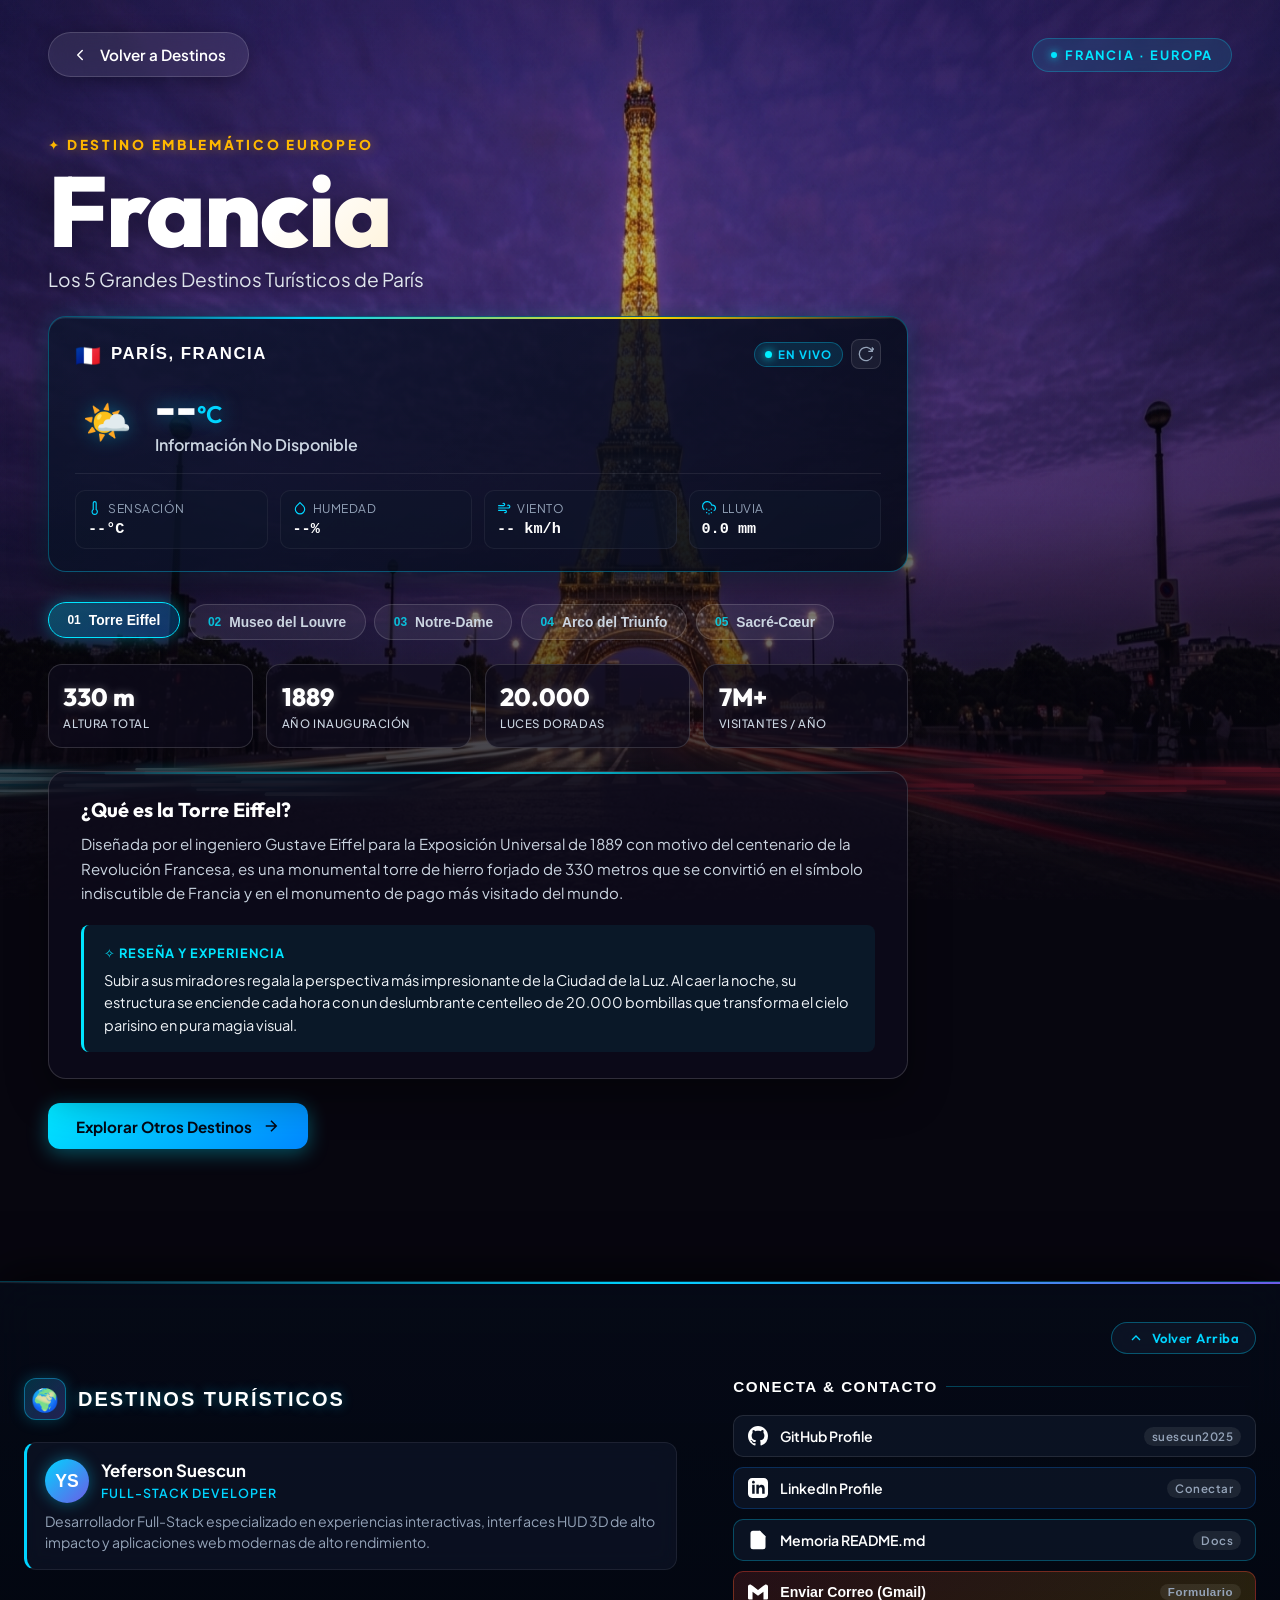
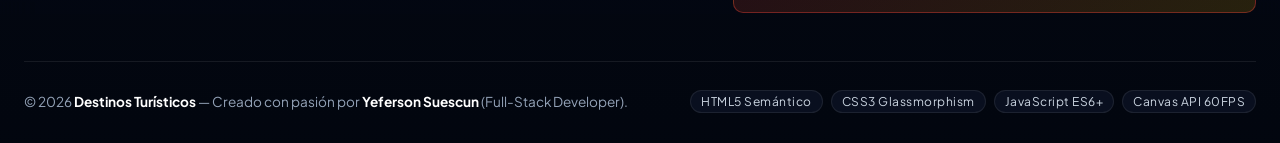
<file: paris.html>
<!DOCTYPE html>
<html lang="es">
<head>
    <meta charset="UTF-8">
    <meta name="viewport" content="width=device-width, initial-scale=1.0">
    <title>Francia - Principales Destinos de París | Destinos Turísticos</title>
    <link rel="preconnect" href="https://fonts.googleapis.com">
    <link rel="preconnect" href="https://fonts.gstatic.com" crossorigin>
    <link href="https://fonts.googleapis.com/css2?family=Outfit:wght@300;400;600;700;800&family=Plus+Jakarta+Sans:wght@300;400;500;600;700&display=swap" rel="stylesheet">
    <link rel="stylesheet" href="paris.css">
    <link rel="stylesheet" href="footer.css">
    <link rel="stylesheet" href="weather.css">
</head>
<body>
    <!-- Fondo Panorámico Nocturno de la Torre Eiffel con animación de caída de la noche -->
    <div class="paris-hero-bg" id="parisBg"></div>

    <!-- Velo cinemático de sombras nocturnas -->
    <div class="night-shadow-veil" id="nightVeil"></div>

    <!-- Canvas para la ráfaga de estelas de luz del tráfico -->
    <canvas id="parisFxCanvas" class="paris-fx-canvas"></canvas>

    <!-- Gradiente inferior sutil para legibilidad -->
    <div class="paris-overlay-gradient"></div>

    <!-- Barra de Navegación Superior / Retorno -->
    <header class="paris-header">
        <a href="index.html" class="back-btn" id="backBtn" aria-label="Volver a la vista principal de destinos">
            <svg class="back-icon" viewBox="0 0 24 24" fill="none" stroke="currentColor" stroke-width="2" stroke-linecap="round" stroke-linejoin="round">
                <path d="m15 18-6-6 6-6"/>
            </svg>
            <span>Volver a Destinos</span>
        </a>

        <div class="dest-badge">
            <span class="badge-dot"></span>
            <span>FRANCIA · EUROPA</span>
        </div>
    </header>

    <!-- Contenido Principal -->
    <main class="paris-main">
        <section class="hero-content">
            <div class="tag-destination">✦ DESTINO EMBLEMÁTICO EUROPEO</div>
            <h1 class="paris-title">Francia</h1>
            <p class="paris-subtitle">Los 5 Grandes Destinos Turísticos de París</p>

            <!-- Widget de Clima en Vivo con Open-Meteo API -->
            <div class="weather-widget loading" data-lat="48.8566" data-lon="2.3522" id="parisWeatherWidget">
                <div class="weather-header">
                    <div class="weather-location">
                        <span class="weather-flag">🇫🇷</span>
                        <span class="weather-city">París, Francia</span>
                    </div>
                    <div style="display: flex; align-items: center; gap: 8px;">
                        <span class="weather-badge-live">
                            <span class="live-dot"></span>
                            <span>En Vivo</span>
                        </span>
                        <button type="button" class="weather-refresh-btn" aria-label="Actualizar clima">
                            <svg viewBox="0 0 24 24" width="16" height="16" fill="none" stroke="currentColor" stroke-width="2">
                                <path d="M21.5 2v6h-6M21.34 15.57a10 10 0 1 1-.57-8.38l5.67-5.67"/>
                            </svg>
                        </button>
                    </div>
                </div>

                <div class="weather-main-row">
                    <div class="weather-primary">
                        <div class="weather-icon-wrap" aria-hidden="true">🌤️</div>
                        <div class="weather-temp-wrap">
                            <div class="weather-temp"><span class="weather-temp-value">--</span><span class="weather-temp-unit">°C</span></div>
                            <span class="weather-condition">Consultando satélite...</span>
                        </div>
                    </div>
                </div>

                <div class="weather-metrics-grid">
                    <div class="weather-metric-item">
                        <span class="metric-label">
                            <svg viewBox="0 0 24 24" fill="none" stroke="currentColor" stroke-width="2"><path d="M14 14.76V3.5a2.5 2.5 0 0 0-5 0v11.26a4.5 4.5 0 1 0 5 0z"/></svg>
                            Sensación
                        </span>
                        <span class="metric-value metric-feels-like">--°C</span>
                    </div>
                    <div class="weather-metric-item">
                        <span class="metric-label">
                            <svg viewBox="0 0 24 24" fill="none" stroke="currentColor" stroke-width="2"><path d="M12 2.69l5.66 5.66a8 8 0 1 1-11.31 0z"/></svg>
                            Humedad
                        </span>
                        <span class="metric-value metric-humidity">--%</span>
                    </div>
                    <div class="weather-metric-item">
                        <span class="metric-label">
                            <svg viewBox="0 0 24 24" fill="none" stroke="currentColor" stroke-width="2"><path d="M17.7 7.7a2.5 2.5 0 1 1 1.8 4.3H2M9.6 4.6A2 2 0 1 1 11 8H2M12.6 19.4A2 2 0 1 0 14 16H2"/></svg>
                            Viento
                        </span>
                        <span class="metric-value metric-wind">-- km/h</span>
                    </div>
                    <div class="weather-metric-item">
                        <span class="metric-label">
                            <svg viewBox="0 0 24 24" fill="none" stroke="currentColor" stroke-width="2"><path d="M8 19v2M8 13v2M16 19v2M16 13v2M12 21v2M12 15v2M20 16.58A5 5 0 0 0 18 7h-1.26A8 8 0 1 0 4 15.25"/></svg>
                            Lluvia
                        </span>
                        <span class="metric-value metric-precip">0.0 mm</span>
                    </div>
                </div>
            </div>

            <!-- Selector Interactivo de los 5 Destinos -->
            <div class="destinations-nav" role="tablist">
                <button class="dest-tab active" data-dest="eiffel" id="tabEiffel">
                    <span class="dest-tab-num">01</span>
                    <span class="dest-tab-name">Torre Eiffel</span>
                </button>
                <button class="dest-tab" data-dest="louvre" id="tabLouvre">
                    <span class="dest-tab-num">02</span>
                    <span class="dest-tab-name">Museo del Louvre</span>
                </button>
                <button class="dest-tab" data-dest="notredame" id="tabNotreDame">
                    <span class="dest-tab-num">03</span>
                    <span class="dest-tab-name">Notre-Dame</span>
                </button>
                <button class="dest-tab" data-dest="arc" id="tabArc">
                    <span class="dest-tab-num">04</span>
                    <span class="dest-tab-name">Arco del Triunfo</span>
                </button>
                <button class="dest-tab" data-dest="sacrecoeur" id="tabSacreCoeur">
                    <span class="dest-tab-num">05</span>
                    <span class="dest-tab-name">Sacré-Cœur</span>
                </button>
            </div>

            <!-- CONTENIDO DESTINO 1: TORRE EIFFEL -->
            <div class="dest-panel active" id="dest-eiffel">
                <div class="stats-grid">
                    <div class="stat-card">
                        <span class="stat-value">330 m</span>
                        <span class="stat-label">Altura Total</span>
                    </div>
                    <div class="stat-card">
                        <span class="stat-value">1889</span>
                        <span class="stat-label">Año Inauguración</span>
                    </div>
                    <div class="stat-card">
                        <span class="stat-value">20.000</span>
                        <span class="stat-label">Luces Doradas</span>
                    </div>
                    <div class="stat-card">
                        <span class="stat-value">7M+</span>
                        <span class="stat-label">Visitantes / Año</span>
                    </div>
                </div>

                <div class="info-card">
                    <div class="section-block">
                        <h3 class="section-title">¿Qué es la Torre Eiffel?</h3>
                        <p>
                            Diseñada por el ingeniero Gustave Eiffel para la Exposición Universal de 1889 con motivo del centenario de la Revolución Francesa, es una monumental torre de hierro forjado de 330 metros que se convirtió en el símbolo indiscutible de Francia y en el monumento de pago más visitado del mundo.
                        </p>
                    </div>

                    <div class="review-box">
                        <div class="review-header">
                            <span class="review-tag">✧ Reseña y Experiencia</span>
                        </div>
                        <p>
                            Subir a sus miradores regala la perspectiva más impresionante de la Ciudad de la Luz. Al caer la noche, su estructura se enciende cada hora con un deslumbrante centelleo de 20.000 bombillas que transforma el cielo parisino en pura magia visual.
                        </p>
                    </div>
                </div>
            </div>

            <!-- CONTENIDO DESTINO 2: MUSEO DEL LOUVRE -->
            <div class="dest-panel" id="dest-louvre">
                <div class="stats-grid">
                    <div class="stat-card">
                        <span class="stat-value">35.000+</span>
                        <span class="stat-label">Obras Expuestas</span>
                    </div>
                    <div class="stat-card">
                        <span class="stat-value">1793</span>
                        <span class="stat-label">Año Apertura</span>
                    </div>
                    <div class="stat-card">
                        <span class="stat-value">73.000 m²</span>
                        <span class="stat-label">Superficie Total</span>
                    </div>
                    <div class="stat-card">
                        <span class="stat-value">8.9M+</span>
                        <span class="stat-label">Visitantes / Año</span>
                    </div>
                </div>

                <div class="info-card">
                    <div class="section-block">
                        <h3 class="section-title">¿Qué es el Museo del Louvre?</h3>
                        <p>
                            Es el museo nacional de arte más grande y visitado del mundo, ubicado en el imponente Palacio del Louvre, antigua residencia de los reyes franceses. Su acceso principal está coronado por la icónica pirámide de cristal diseñada por el arquitecto I. M. Pei en 1989.
                        </p>
                    </div>

                    <div class="review-box">
                        <div class="review-header">
                            <span class="review-tag">✧ Reseña y Experiencia</span>
                        </div>
                        <p>
                            Un viaje incomparable por la historia de la humanidad, desde la civilización egipcia y griega hasta el Renacimiento. Custodia obras maestras universales como la <em>Mona Lisa</em> de Leonardo da Vinci, la <em>Victoria Alada de Samotracia</em> y la <em>Venus de Milo</em>.
                        </p>
                    </div>
                </div>
            </div>

            <!-- CONTENIDO DESTINO 3: CATEDRAL DE NOTRE-DAME -->
            <div class="dest-panel" id="dest-notredame">
                <div class="stats-grid">
                    <div class="stat-card">
                        <span class="stat-value">1163</span>
                        <span class="stat-label">Inicio Construcción</span>
                    </div>
                    <div class="stat-card">
                        <span class="stat-value">69 m</span>
                        <span class="stat-label">Altura Torres</span>
                    </div>
                    <div class="stat-card">
                        <span class="stat-value">Gótico</span>
                        <span class="stat-label">Estilo Sagrado</span>
                    </div>
                    <div class="stat-card">
                        <span class="stat-value">Île de la Cité</span>
                        <span class="stat-label">Ubicación Histórica</span>
                    </div>
                </div>

                <div class="info-card">
                    <div class="section-block">
                        <h3 class="section-title">¿Qué es la Catedral de Notre-Dame?</h3>
                        <p>
                            Obra cumbre de la arquitectura gótica medieval francesa, dedicada a la Virgen María. Se ubica en la histórica isla de la Cité, en el corazón del río Sena, y destaca por sus innovadores arbotantes exteriores, su aguja central y sus legendarias gárgolas vigilantes.
                        </p>
                    </div>

                    <div class="review-box">
                        <div class="review-header">
                            <span class="review-tag">✧ Reseña y Experiencia</span>
                        </div>
                        <p>
                            Famosa mundialmente por haber albergado coronaciones de reyes y emperadores (como Napoleón I) y por ser el escenario de la célebre novela de Victor Hugo <em>Nuestra Señora de París</em>. Sus monumentales rosetones de vitrales medievales filtran la luz creando una atmósfera espiritual sobrecogedora.
                        </p>
                    </div>
                </div>
            </div>

            <!-- CONTENIDO DESTINO 4: ARCO DEL TRIUNFO -->
            <div class="dest-panel" id="dest-arc">
                <div class="stats-grid">
                    <div class="stat-card">
                        <span class="stat-value">50 m</span>
                        <span class="stat-label">Altura Total</span>
                    </div>
                    <div class="stat-card">
                        <span class="stat-value">1806</span>
                        <span class="stat-label">Orden Napoleón</span>
                    </div>
                    <div class="stat-card">
                        <span class="stat-value">12</span>
                        <span class="stat-label">Avenidas Radiales</span>
                    </div>
                    <div class="stat-card">
                        <span class="stat-value">Campos Elíseos</span>
                        <span class="stat-label">Eje Emblemático</span>
                    </div>
                </div>

                <div class="info-card">
                    <div class="section-block">
                        <h3 class="section-title">¿Qué es el Arco del Triunfo?</h3>
                        <p>
                            Uno de los monumentos más representativos de la capital francesa, comisionado por Napoleón Bonaparte tras su victoria en la batalla de Austerlitz para honrar a los ejércitos franceses. Domina el extremo occidental de la célebre Avenida de los Campos Elíseos en la Place Charles de Gaulle.
                        </p>
                    </div>

                    <div class="review-box">
                        <div class="review-header">
                            <span class="review-tag">✧ Reseña y Experiencia</span>
                        </div>
                        <p>
                            Bajo su arco arde perpetuamente la Llama del Soldado Desconocido desde 1923. Subir a su terraza superior ofrece una de las vistas urbanas más espectaculares del planeta: la perfecta alineación geométrica de las doce grandes avenidas parisinas desplegándose en forma de estrella.
                        </p>
                    </div>
                </div>
            </div>

            <!-- CONTENIDO DESTINO 5: SACRÉ-CŒUR -->
            <div class="dest-panel" id="dest-sacrecoeur">
                <div class="stats-grid">
                    <div class="stat-card">
                        <span class="stat-value">130 m</span>
                        <span class="stat-label">Altitud Colina</span>
                    </div>
                    <div class="stat-card">
                        <span class="stat-value">1914</span>
                        <span class="stat-label">Año Construcción</span>
                    </div>
                    <div class="stat-card">
                        <span class="stat-value">Romano-Bizantino</span>
                        <span class="stat-label">Estilo Artístico</span>
                    </div>
                    <div class="stat-card">
                        <span class="stat-value">Montmartre</span>
                        <span class="stat-label">Barrio Bohemio</span>
                    </div>
                </div>

                <div class="info-card">
                    <div class="section-block">
                        <h3 class="section-title">¿Qué es la Basílica del Sacré-Cœur?</h3>
                        <p>
                            La Basílica del Sagrado Corazón es un majestuoso templo de travertino blanco ubicado en la cima de la colina de Montmartre, el punto más alto de París. Su piedra secreta desprende calcita al contacto con la lluvia, lo que le permite conservar su inmaculada blancura a través de los siglos.
                        </p>
                    </div>

                    <div class="review-box">
                        <div class="review-header">
                            <span class="review-tag">✧ Reseña y Experiencia</span>
                        </div>
                        <p>
                            El epicentro del París más romántico y bohemio, donde vivieron leyendas como Picasso, Van Gogh y Monet. Sus escalinatas son el lugar preferido al atardecer para escuchar músicos callejeros y contemplar una panorámica infinita y dorada de toda la ciudad.
                        </p>
                    </div>
                </div>
            </div>

            <!-- Fila de Navegación Final -->
            <div class="action-row">
                <a href="index.html" class="btn-primary">
                    <span>Explorar Otros Destinos</span>
                    <svg viewBox="0 0 24 24" fill="none" stroke="currentColor" stroke-width="2">
                        <path d="M5 12h14M12 5l7 7-7 7"/>
                    </svg>
                </a>
            </div>
        </section>
    </main>

    <!-- =========================================================
         FOOTER INFORMATIVO & PERFIL PROFESIONAL
         ========================================================= -->
    <footer class="main-footer" id="mainFooter">
        <div class="footer-container">
            <!-- Barra superior de control para minimizar y volver arriba -->
            <div class="footer-top-bar">
                <button type="button" class="btn-minimize-footer js-scroll-to-top" aria-label="Volver arriba">
                    <svg viewBox="0 0 24 24" width="16" height="16" fill="none" stroke="currentColor" stroke-width="2">
                        <polyline points="18 15 12 9 6 15"></polyline>
                    </svg>
                    <span>Volver Arriba</span>
                </button>
            </div>

            <div class="footer-grid">
                <!-- Columna 1: Marca & Perfil Desarrollador Full-Stack -->
                <div class="footer-brand">
                    <a href="index.html" class="footer-logo-wrap" aria-label="Inicio Destinos Turísticos">
                        <div class="footer-logo-icon">🌍</div>
                        <span class="footer-brand-title">Destinos Turísticos</span>
                    </a>
                    
                    <div class="developer-card">
                        <div class="dev-header">
                            <div class="dev-avatar">YS</div>
                            <div class="dev-info">
                                <h4>Yeferson Suescun</h4>
                                <span class="dev-role">Full-Stack Developer</span>
                            </div>
                        </div>
                        <p class="dev-bio">
                            Desarrollador Full-Stack especializado en experiencias interactivas, interfaces HUD 3D de alto impacto y aplicaciones web modernas de alto rendimiento.
                        </p>
                    </div>
                </div>

                <!-- Columna 2: Redes Sociales, Documentación y Contacto -->
                <div class="footer-social-col">
                    <h4 class="footer-col-title">Conecta & Contacto</h4>
                    <div class="social-buttons-grid">
                        <!-- GitHub -->
                        <a href="https://github.com/suescun2025" target="_blank" rel="noopener noreferrer" class="social-btn btn-github" aria-label="Ver perfil de GitHub de Yeferson Suescun">
                            <svg viewBox="0 0 24 24">
                                <path d="M12 0C5.37 0 0 5.37 0 12c0 5.31 3.435 9.795 8.205 11.385.6.105.825-.255.825-.57 0-.285-.015-1.23-.015-2.235-3.015.555-3.795-.735-4.035-1.41-.135-.345-.72-1.41-1.23-1.695-.42-.225-1.02-.78-.015-.795.945-.015 1.62.87 1.845 1.23 1.08 1.815 2.805 1.305 3.495.99.105-.78.42-1.305.765-1.605-2.67-.3-5.46-1.335-5.46-5.925 0-1.305.465-2.385 1.23-3.225-.12-.3-.54-1.53.12-3.18 0 0 1.005-.315 3.3 1.23.96-.27 1.98-.405 3-.405s2.04.135 3 .405c2.295-1.56 3.3-1.23 3.3-1.23.66 1.65.24 2.88.12 3.18.765.84 1.23 1.905 1.23 3.225 0 4.605-2.805 5.625-5.475 5.925.435.375.81 1.095.81 2.22 0 1.605-.015 2.895-.015 3.3 0 .315.225.69.825.57A12.02 12.02 0 0024 12c0-6.63-5.37-12-12-12z"/>
                            </svg>
                            <span>GitHub Profile</span>
                            <span class="social-badge">suescun2025</span>
                        </a>

                        <!-- LinkedIn -->
                        <a href="https://www.linkedin.com/in/suescun-suescun-salazar-ba9824304" target="_blank" rel="noopener noreferrer" class="social-btn btn-linkedin" aria-label="Ver perfil de LinkedIn de Yeferson Suescun">
                            <svg viewBox="0 0 24 24">
                                <path d="M19 0h-14c-2.761 0-5 2.239-5 5v14c0 2.761 2.239 5 5 5h14c2.762 0 5-2.239 5-5v-14c0-2.761-2.238-5-5-5zm-11 19h-3v-11h3v11zm-1.5-12.268c-.966 0-1.75-.79-1.75-1.764s.784-1.764 1.75-1.764 1.75.79 1.75 1.764-.783 1.764-1.75 1.764zm13.5 12.268h-3v-5.604c0-3.368-4-3.113-4 0v5.604h-3v-11h3v1.765c1.396-2.586 7-2.777 7 2.476v6.759z"/>
                            </svg>
                            <span>LinkedIn Profile</span>
                            <span class="social-badge">Conectar</span>
                        </a>

                        <!-- README Fichero / Memoria -->
                        <a href="https://github.com/suescun2025/destinos-turisticos#readme" target="_blank" rel="noopener noreferrer" class="social-btn btn-readme" aria-label="Ver archivo README y memoria técnica del proyecto">
                            <svg viewBox="0 0 24 24" fill="none" stroke="currentColor" stroke-width="2" stroke-linecap="round" stroke-linejoin="round">
                                <path d="M14 2H6a2 2 0 0 0-2 2v16a2 2 0 0 0 2 2h12a2 2 0 0 0 2-2V8z"></path>
                                <polyline points="14 2 14 8 20 8"></polyline>
                                <line x1="16" y1="13" x2="8" y2="13"></line>
                                <line x1="16" y1="17" x2="8" y2="17"></line>
                                <polyline points="10 9 9 9 8 9"></polyline>
                            </svg>
                            <span>Memoria README.md</span>
                            <span class="social-badge">Docs</span>
                        </a>

                        <!-- Botón Formulario Contacto Gmail -->
                        <button type="button" class="social-btn btn-contact js-open-contact-modal" aria-label="Abrir formulario de contacto directo por Gmail">
                            <svg viewBox="0 0 24 24">
                                <path d="M24 5.457v13.909c0 .904-.732 1.636-1.636 1.636h-3.819V11.73L12 16.64l-6.545-4.91v9.273H1.636A1.636 1.636 0 0 1 0 19.366V5.457c0-2.023 2.309-3.178 3.927-1.964L5.455 4.64 12 9.548l6.545-4.91 1.528-1.145C21.69 2.28 24 3.434 24 5.457z"/>
                            </svg>
                            <span>Enviar Correo (Gmail)</span>
                            <span class="social-badge">Formulario</span>
                        </button>
                    </div>
                </div>
            </div>

            <!-- Barra Inferior de Copyright y Tecnologías -->
            <div class="footer-bottom">
                <p class="footer-copy">
                    &copy; 2026 <strong>Destinos Turísticos</strong> &mdash; Creado con pasión por <strong>Yeferson Suescun</strong> (Full-Stack Developer).
                </p>
                <div class="footer-tech-stack">
                    <span class="tech-pill">HTML5 Semántico</span>
                    <span class="tech-pill">CSS3 Glassmorphism</span>
                    <span class="tech-pill">JavaScript ES6+</span>
                    <span class="tech-pill">Canvas API 60FPS</span>
                </div>
            </div>
        </div>
    </footer>

    <!-- =========================================================
         MODAL INTERACTIVO DE CONTACTO DIRECTO
         ========================================================= -->
    <div class="contact-modal-overlay" id="contactModal" role="dialog" aria-modal="true" aria-labelledby="modalTitle">
        <div class="contact-modal-card">
            <div class="modal-header">
                <div class="modal-header-title">
                    <svg viewBox="0 0 24 24" fill="currentColor">
                        <path d="M24 5.457v13.909c0 .904-.732 1.636-1.636 1.636h-3.819V11.73L12 16.64l-6.545-4.91v9.273H1.636A1.636 1.636 0 0 1 0 19.366V5.457c0-2.023 2.309-3.178 3.927-1.964L5.455 4.64 12 9.548l6.545-4.91 1.528-1.145C21.69 2.28 24 3.434 24 5.457z"/>
                    </svg>
                    <h3 id="modalTitle">Contacto con Desarrollador</h3>
                </div>
                <button class="modal-close-btn" id="closeContactModal" aria-label="Cerrar modal">
                    <svg viewBox="0 0 24 24" width="20" height="20" fill="none" stroke="currentColor" stroke-width="2">
                        <line x1="18" y1="6" x2="6" y2="18"></line>
                        <line x1="6" y1="6" x2="18" y2="18"></line>
                    </svg>
                </button>
            </div>

            <div class="modal-body">
                <!-- Información del Destinatario -->
                <div class="recipient-info-box">
                    <div>
                        <div class="recipient-label">Para (Destinatario):</div>
                        <div class="recipient-email">suescunyeferson32@gmail.com</div>
                    </div>
                </div>

                <form id="contactForm">
                    <div class="form-group">
                        <label for="senderName" class="form-label">Tu Nombre o Empresa</label>
                        <input type="text" id="senderName" class="form-input" placeholder="Ej. Juan Pérez / Empresa X" required>
                    </div>

                    <div class="form-group">
                        <label for="senderEmail" class="form-label">Tu Correo Electrónico (Desde donde envías)</label>
                        <input type="email" id="senderEmail" class="form-input" placeholder="tu-correo@ejemplo.com" required>
                    </div>

                    <div class="form-group">
                        <label for="msgSubject" class="form-label">Asunto</label>
                        <input type="text" id="msgSubject" class="form-input" placeholder="Consulta sobre proyecto / Oportunidad profesional" value="Contacto desde Web de Destinos Turísticos">
                    </div>

                    <div class="form-group">
                        <label for="msgBody" class="form-label">Mensaje / Comentario</label>
                        <textarea id="msgBody" class="form-textarea" placeholder="Escribe aquí tu mensaje, comentarios o propuesta para Yeferson Suescun..." required></textarea>
                    </div>

                    <div class="modal-actions">
                        <button type="submit" class="btn-submit-contact">
                            <svg viewBox="0 0 24 24" width="18" height="18" fill="none" stroke="currentColor" stroke-width="2">
                                <line x1="22" y1="2" x2="11" y2="13"></line>
                                <polygon points="22 2 15 22 11 13 2 9 22 2"></polygon>
                            </svg>
                            <span>Enviar Mensaje</span>
                        </button>
                        <button type="button" class="btn-cancel-modal" id="cancelContactModal">Cancelar</button>
                    </div>
                </form>
            </div>
        </div>
    </div>

    <!-- Toast de Notificación -->
    <div class="contact-toast" id="contactToast" role="alert">
        <div class="toast-icon">✓</div>
        <div id="toastMessage">¡Mensaje preparado con éxito!</div>
    </div>

    <script src="paris.js"></script>
    <script src="footer.js"></script>
    <script src="weather.js"></script>
</body>
</html>
</file>
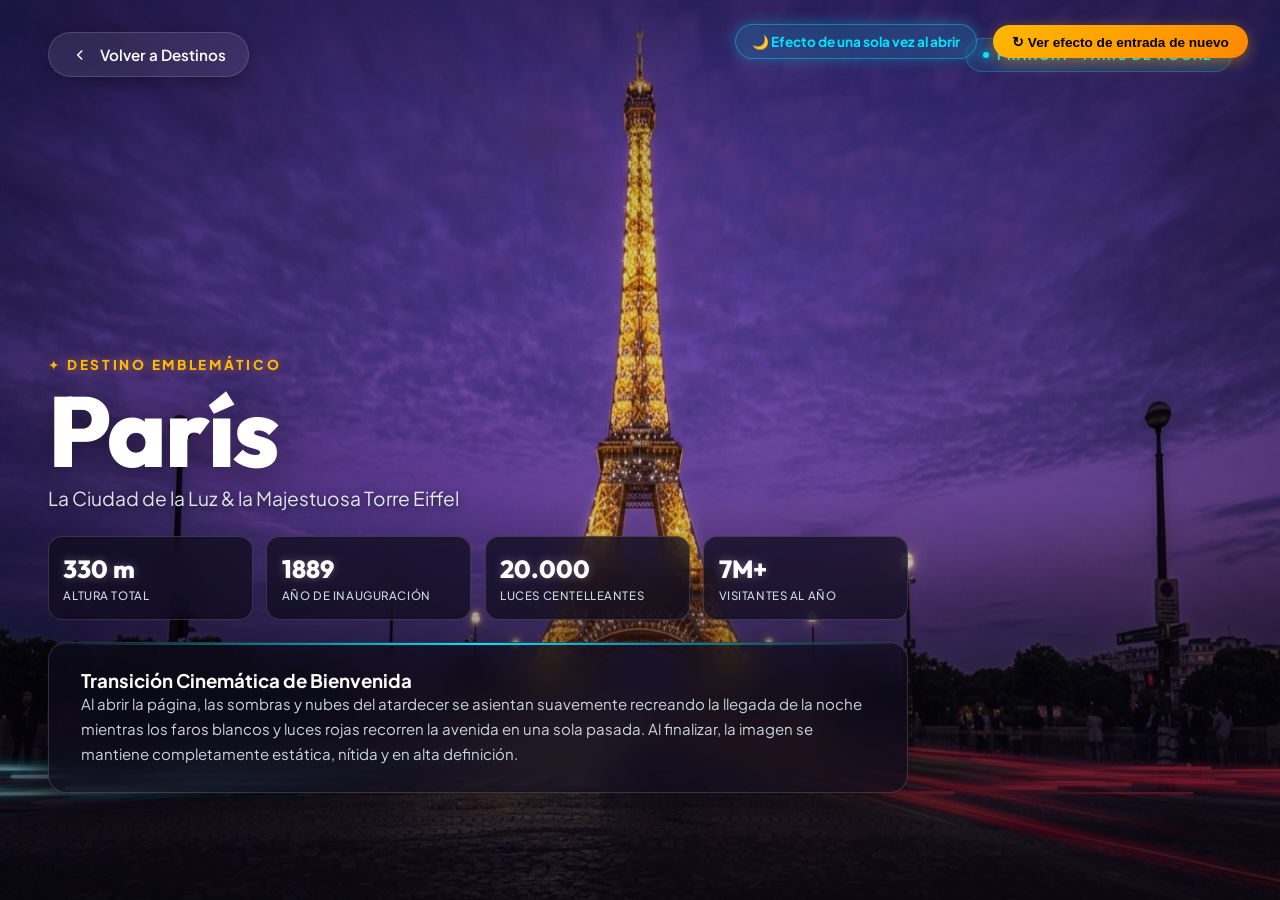
<file: paris_demo_efectos.html>
<!DOCTYPE html>
<html lang="es">
<head>
    <meta charset="UTF-8">
    <meta name="viewport" content="width=device-width, initial-scale=1.0">
    <title>Muestra: Transición Cinemática de Caída de la Noche | París</title>
    <link rel="preconnect" href="https://fonts.googleapis.com">
    <link rel="preconnect" href="https://fonts.gstatic.com" crossorigin>
    <link href="https://fonts.googleapis.com/css2?family=Outfit:wght@300;400;600;700;800&family=Plus+Jakarta+Sans:wght@300;400;500;600;700&display=swap" rel="stylesheet">
    <link rel="stylesheet" href="paris.css">
    <style>
        /* Contenedor del Fondo Fiel Original */
        .paris-hero-bg {
            position: fixed;
            top: 0;
            left: 0;
            width: 100vw;
            height: 100vh;
            background-image: url('paris_noche.jpg');
            background-size: 100% 100%;
            background-position: center;
            background-repeat: no-repeat;
            z-index: 1;
            
            /* Animación de entrada de UNA SOLA VEZ al abrir la página */
            animation: nightFallEffect 3.8s cubic-bezier(0.16, 1, 0.3, 1) forwards;
            will-change: filter, transform;
        }

        /* Efecto 'Caída de la Noche': sutil movimiento de sombras/nubes y transición de luz crepuscular a noche */
        @keyframes nightFallEffect {
            0% {
                /* Inicio: Luz crepuscular tenue, nubes ligeramente elevadas */
                transform: translateY(-12px) scale(1.018);
                filter: brightness(1.22) contrast(1.08) saturate(1.2);
            }
            100% {
                /* Estado final: Noche asentada, imagen 100% estática, nítida y en su posición perfecta */
                transform: translateY(0px) scale(1.0);
                filter: brightness(1.0) contrast(1.0) saturate(1.0);
            }
        }

        /* Capa de sombras y atmósfera nocturna de UNA SOLA VEZ */
        .night-shadow-veil {
            position: fixed;
            top: 0;
            left: 0;
            width: 100vw;
            height: 100vh;
            z-index: 2;
            pointer-events: none;
            background: radial-gradient(circle at 50% 30%, rgba(30, 10, 50, 0.0) 0%, rgba(10, 5, 20, 0.45) 100%);
            animation: veilFade 3.8s cubic-bezier(0.16, 1, 0.3, 1) forwards;
        }

        @keyframes veilFade {
            0% {
                opacity: 0.1;
            }
            100% {
                opacity: 0.85;
            }
        }

        /* Canvas para las estelas de luz del tráfico (UNA SOLA VEZ al abrir) */
        .paris-fx-canvas {
            position: fixed;
            top: 0;
            left: 0;
            width: 100vw;
            height: 100vh;
            z-index: 3;
            pointer-events: none;
        }

        /* Capa sutil de gradiente inferior para legibilidad */
        .paris-overlay-gradient {
            position: fixed;
            top: 0;
            left: 0;
            width: 100vw;
            height: 100vh;
            background: linear-gradient(to top, rgba(7, 6, 15, 0.75) 0%, rgba(7, 6, 15, 0.0) 45%, rgba(7, 6, 15, 0.25) 100%);
            z-index: 4;
            pointer-events: none;
        }

        /* Controles de la Muestra Interactiva */
        .demo-controls {
            position: fixed;
            top: 1.5rem;
            right: 2rem;
            z-index: 50;
            display: flex;
            align-items: center;
            gap: 1rem;
        }

        .demo-pill {
            background: rgba(0, 229, 255, 0.15);
            border: 1px solid rgba(0, 229, 255, 0.4);
            color: #00e5ff;
            font-size: 0.85rem;
            font-weight: 700;
            padding: 0.5rem 1rem;
            border-radius: 999px;
            backdrop-filter: blur(12px);
            box-shadow: 0 0 15px rgba(0, 229, 255, 0.3);
        }

        .replay-btn {
            background: linear-gradient(135deg, #ffb800, #ff8800);
            color: #000000;
            border: none;
            font-weight: 700;
            font-size: 0.85rem;
            padding: 0.55rem 1.2rem;
            border-radius: 999px;
            cursor: pointer;
            box-shadow: 0 4px 15px rgba(255, 184, 0, 0.4);
            transition: all 0.2s ease;
        }

        .replay-btn:hover {
            transform: scale(1.05);
            box-shadow: 0 6px 20px rgba(255, 184, 0, 0.6);
        }
    </style>
</head>
<body>
    <!-- Fondo original 100% íntegro con efecto cinemático de UNA SOLA VEZ -->
    <div class="paris-hero-bg" id="parisBg"></div>

    <!-- Capa de transición de sombras nocturnas -->
    <div class="night-shadow-veil" id="nightVeil"></div>

    <!-- Canvas para la ráfaga de estelas de luz del tráfico (UNA SOLA VEZ) -->
    <canvas id="parisFxCanvas" class="paris-fx-canvas"></canvas>

    <!-- Gradiente inferior sutil -->
    <div class="paris-overlay-gradient"></div>

    <!-- Controles de la Muestra Interactiva -->
    <div class="demo-controls">
        <span class="demo-pill">🌙 Efecto de una sola vez al abrir</span>
        <button class="replay-btn" id="replayBtn" onclick="replayEntranceEffect()">↻ Ver efecto de entrada de nuevo</button>
    </div>

    <!-- Barra de Navegación Superior / Retorno -->
    <header class="paris-header">
        <a href="index.html" class="back-btn" id="backBtn">
            <svg class="back-icon" viewBox="0 0 24 24" fill="none" stroke="currentColor" stroke-width="2">
                <path d="m15 18-6-6 6-6"/>
            </svg>
            <span>Volver a Destinos</span>
        </a>

        <div class="dest-badge">
            <span class="badge-dot"></span>
            <span>FRANCIA · PARÍS DE NOCHE</span>
        </div>
    </header>

    <!-- Contenido Principal -->
    <main class="paris-main">
        <section class="hero-content">
            <div class="tag-destination">✦ DESTINO EMBLEMÁTICO</div>
            <h1 class="paris-title">París</h1>
            <p class="paris-subtitle">La Ciudad de la Luz & la Majestuosa Torre Eiffel</p>

            <div class="stats-grid">
                <div class="stat-card">
                    <span class="stat-value">330 m</span>
                    <span class="stat-label">Altura Total</span>
                </div>
                <div class="stat-card">
                    <span class="stat-value">1889</span>
                    <span class="stat-label">Año de Inauguración</span>
                </div>
                <div class="stat-card">
                    <span class="stat-value">20.000</span>
                    <span class="stat-label">Luces Centelleantes</span>
                </div>
                <div class="stat-card">
                    <span class="stat-value">7M+</span>
                    <span class="stat-label">Visitantes al Año</span>
                </div>
            </div>

            <div class="info-card">
                <h3>Transición Cinemática de Bienvenida</h3>
                <p>
                    Al abrir la página, las sombras y nubes del atardecer se asientan suavemente recreando la llegada de la noche mientras los faros blancos y luces rojas recorren la avenida en una sola pasada. Al finalizar, la imagen se mantiene completamente estática, nítida y en alta definición.
                </p>
            </div>
        </section>
    </main>

    <script>
        const canvas = document.getElementById('parisFxCanvas');
        const ctx = canvas.getContext('2d');
        const parisBg = document.getElementById('parisBg');
        const nightVeil = document.getElementById('nightVeil');

        function resize() {
            canvas.width = window.innerWidth;
            canvas.height = window.innerHeight;
        }
        window.addEventListener('resize', resize);
        resize();

        // ==========================================
        // RÁFAGA DE ESTELAS DE LUZ (UNA SOLA VEZ)
        // ==========================================
        let trafficTrails = [];
        let animationRunning = false;

        function launchTraffic() {
            trafficTrails = [];
            const w = canvas.width;
            const h = canvas.height;
            const roadY = h * 0.86;

            // Carril Izquierdo (Luces Blancas hacia la izquierda)
            for (let i = 0; i < 22; i++) {
                trafficTrails.push({
                    x: (w * 0.44) - (i * 24) + (Math.random() * 15),
                    y: roadY + (Math.random() * 30 - 8),
                    length: 120 + Math.random() * 150,
                    width: 2.2 + Math.random() * 2.2,
                    speed: -(16 + Math.random() * 9),
                    alpha: 1.0,
                    decay: 0.016 + Math.random() * 0.006,
                    glowColor: 'rgba(230, 250, 255, 0.95)',
                    blurColor: '#00e5ff'
                });
            }

            // Carril Derecho (Luces Rojas hacia la derecha)
            for (let i = 0; i < 24; i++) {
                trafficTrails.push({
                    x: (w * 0.54) + (i * 24) + (Math.random() * 15),
                    y: roadY + (Math.random() * 30 - 8),
                    length: 130 + Math.random() * 170,
                    width: 2.2 + Math.random() * 2.5,
                    speed: 16 + Math.random() * 10,
                    alpha: 1.0,
                    decay: 0.015 + Math.random() * 0.006,
                    glowColor: 'rgba(255, 50, 75, 0.95)',
                    blurColor: '#ff2a55'
                });
            }

            if (!animationRunning) {
                animationRunning = true;
                requestAnimationFrame(renderLoop);
            }
        }

        function renderLoop() {
            ctx.clearRect(0, 0, canvas.width, canvas.height);
            let anyAlive = false;

            trafficTrails.forEach(t => {
                t.x += t.speed;
                t.alpha -= t.decay;

                if (t.alpha > 0) {
                    anyAlive = true;
                    ctx.save();
                    ctx.globalAlpha = Math.max(0, t.alpha);

                    const xEnd = t.x + (t.speed > 0 ? -t.length : t.length);

                    const grad = ctx.createLinearGradient(t.x, t.y, xEnd, t.y);
                    grad.addColorStop(0, t.glowColor);
                    grad.addColorStop(0.3, t.glowColor);
                    grad.addColorStop(1, 'rgba(0, 0, 0, 0)');

                    ctx.strokeStyle = grad;
                    ctx.lineWidth = t.width;
                    ctx.lineCap = 'round';
                    ctx.shadowColor = t.blurColor;
                    ctx.shadowBlur = 10;

                    ctx.beginPath();
                    ctx.moveTo(t.x, t.y);
                    ctx.lineTo(xEnd, t.y);
                    ctx.stroke();

                    ctx.restore();
                }
            });

            if (anyAlive) {
                requestAnimationFrame(renderLoop);
            } else {
                ctx.clearRect(0, 0, canvas.width, canvas.height);
                animationRunning = false;
            }
        }

        // Función para reiniciar el efecto de entrada manualmente en la demo
        function replayEntranceEffect() {
            if (parisBg) {
                parisBg.style.animation = 'none';
                void parisBg.offsetWidth; // Reflow
                parisBg.style.animation = 'nightFallEffect 3.8s cubic-bezier(0.16, 1, 0.3, 1) forwards';
            }
            if (nightVeil) {
                nightVeil.style.animation = 'none';
                void nightVeil.offsetWidth; // Reflow
                nightVeil.style.animation = 'veilFade 3.8s cubic-bezier(0.16, 1, 0.3, 1) forwards';
            }
            launchTraffic();
        }

        // Iniciar automáticamente una sola vez al entrar
        window.addEventListener('DOMContentLoaded', () => {
            setTimeout(launchTraffic, 200);
        });
        setTimeout(launchTraffic, 200);
    </script>
</body>
</html>
</file>
<file: style.css>
/* Archivo de estilos en blanco para tu proyecto */
* {
    margin: 0;
    padding: 0;
    box-sizing: border-box;
}

body {
    font-family: system-ui, -apple-system, BlinkMacSystemFont, 'Segoe UI', Roboto, Oxygen, Ubuntu, Cantarell, sans-serif;
    min-height: 100vh;
    overflow-x: hidden;
    color: #ffffff;
    background-color: #030814;
}

/* =========================================================
   HEADER SUPERIOR IZQUIERDO: TÍTULO DESTINOS TURÍSTICOS FLOTANTE
   ========================================================= */
.hud-brand-header {
    position: fixed;
    top: 30px;
    left: 36px;
    z-index: 60;
    pointer-events: auto;
    cursor: pointer;
    background: transparent;
    border: none;
    outline: none;
    box-shadow: none;
    user-select: none;
}

.hud-title-text {
    font-family: 'Orbitron', sans-serif;
    font-size: 1.55rem;
    font-weight: 800;
    letter-spacing: 3.5px;
    text-transform: uppercase;
    display: flex;
    align-items: center;
    margin: 0;
    line-height: 1.2;
    background: transparent;
}

.hud-title-text .word {
    display: inline-flex;
}

.hud-title-text .word-gap {
    display: inline-block;
    width: 9px;
}

/* Estado Inicial de cada Letra: Difuso sutil (2px), con color azul electricidad del círculo virtual */
.hud-title-text .char {
    display: inline-block;
    color: #00d4ff;
    filter: blur(2px);
    opacity: 0.65;
    transform: scale(0.97);
    text-shadow: 0 0 10px #00d4ff, 0 0 20px rgba(0, 212, 255, 0.5);
    transition: filter 0.4s ease, opacity 0.4s ease, transform 0.4s ease, text-shadow 0.4s ease, color 0.4s ease;
    will-change: filter, transform, opacity, text-shadow;
}

/* Animación secuencial de encendido letra por letra al pasar el ratón */
.hud-brand-header:hover .char,
.hud-brand-header.ignited .char {
    animation: electricCharIgnite 0.85s cubic-bezier(0.18, 0.89, 0.32, 1.2) forwards;
    animation-delay: calc(var(--i) * 0.045s);
}

@keyframes electricCharIgnite {
    0% {
        filter: blur(2px);
        opacity: 0.65;
        transform: scale(0.97);
        color: #00d4ff;
        text-shadow: 0 0 10px #00d4ff, 0 0 20px rgba(0, 212, 255, 0.5);
    }
    35% {
        /* Fogonazo brillante de rayo eléctrico y luz pura */
        filter: blur(0px) brightness(3.0);
        opacity: 1;
        transform: scale(1.22) translateY(-2px);
        color: #ffffff;
        text-shadow: 0 0 18px #00f0ff, 0 0 35px #00e5ff, 0 0 60px #00aaff, 0 0 90px #0077ff;
    }
    70% {
        filter: blur(0px) brightness(1.5);
        opacity: 1;
        transform: scale(1.05);
        color: #67e8f9;
        text-shadow: 0 0 16px #00f0ff, 0 0 30px #00c8ff, 0 0 50px rgba(0, 170, 255, 0.7);
    }
    100% {
        /* Estado final 100% nítido, azul electricidad idéntico al círculo virtual */
        filter: blur(0px) brightness(1.0);
        opacity: 1;
        transform: scale(1.0);
        color: #00e5ff;
        text-shadow: 0 0 10px #00f0ff, 0 0 20px #00c8ff, 0 0 35px rgba(0, 170, 255, 0.75), 0 0 50px rgba(0, 120, 255, 0.4);
    }
}

/* Fondo 1: Postales turísticas en HD (Fondo base) */
.bg-postales {
    position: fixed;
    top: 0;
    left: 0;
    width: 100vw;
    height: 100vh;
    background-image: url('postales_hd.jpg');
    background-size: 100% 100%;
    background-position: center;
    background-repeat: no-repeat;
    z-index: 1;
    opacity: 1;
    transform: scale(1.0);
    transition: opacity 1.3s ease, transform 1.7s cubic-bezier(0.19, 1, 0.22, 1);
}

.bg-postales.dimmed {
    opacity: 0;
    transform: scale(0.94);
}

/* Capa Inmersiva: Efecto de cámara cinematográfica desde debajo de la torre acercándose */
.bg-eiffel-immersion {
    position: fixed;
    top: 0;
    left: 0;
    width: 100vw;
    height: 100vh;
    background-image: url('paris_otono.jpg');
    background-size: 100% 100%;
    background-position: center center;
    background-repeat: no-repeat;
    z-index: 2;
    opacity: 0;
    
    /* Estado inicial: Cámara viendo desde abajo (contrapicado) con zoom hacia la base */
    transform: perspective(1200px) rotateX(15deg) translateY(50px) scale(1.22);
    transform-origin: center 80%;
    filter: blur(4px) brightness(0.85);
    image-rendering: -webkit-optimize-contrast;
    
    /* Transición cinematográfica lenta, fluida y envolvente (~1.8s) */
    transition: opacity 1.4s cubic-bezier(0.16, 1, 0.3, 1),
                transform 1.9s cubic-bezier(0.19, 1, 0.22, 1),
                filter 1.4s cubic-bezier(0.16, 1, 0.3, 1);
    pointer-events: none;
    will-change: transform, opacity, filter;
}

/* Estado activo: La cámara se acerca, nivela la perspectiva y encuadra la toma completa */
.bg-eiffel-immersion.active {
    opacity: 1;
    transform: perspective(1200px) rotateX(0deg) translateY(0px) scale(1.0);
    filter: blur(0px) saturate(1.12) contrast(1.06) brightness(1.02);
}

/* Capa Inmersiva: Fondo de Egipto (Gran Esfinge y Pirámide de Kefrén) activado al cerrar el sarcófago */
.bg-egypt-immersion {
    position: fixed;
    top: 0;
    left: 0;
    width: 100vw;
    height: 100vh;
    background-image: url('esfinge_giza_limpia.jpg');
    background-size: 100% 100%;
    background-position: center center;
    background-repeat: no-repeat;
    z-index: 2;
    opacity: 0;
    
    /* Estado inicial: Sutil profundidad y desenfoque cinematográfico */
    transform: perspective(1200px) scale(1.08);
    transform-origin: center center;
    filter: blur(4px) brightness(0.88);
    image-rendering: -webkit-optimize-contrast;
    
    /* Transición cinematográfica fluida y envolvente */
    transition: opacity 1.3s cubic-bezier(0.16, 1, 0.3, 1),
                transform 1.6s cubic-bezier(0.19, 1, 0.22, 1),
                filter 1.3s cubic-bezier(0.16, 1, 0.3, 1);
    pointer-events: none;
    will-change: transform, opacity, filter;
}

/* Estado activo: Encuadre perfecto al 100% ajustado a la pantalla */
.bg-egypt-immersion.active {
    opacity: 1;
    transform: perspective(1200px) scale(1.0);
    filter: blur(0px) saturate(1.06) contrast(1.04) brightness(1.02);
}

/* Capa Inmersiva: Fondo de Nueva York (Times Square) activado al pasar el cursor sobre la Estatua de la Libertad */
.bg-usa-immersion {
    position: fixed;
    top: 0;
    left: 0;
    width: 100vw;
    height: 100vh;
    background-image: url('times_square_limpia.jpg');
    background-size: 100% 100%;
    background-position: center center;
    background-repeat: no-repeat;
    z-index: 2;
    opacity: 0;
    
    /* Estado inicial: Sutil profundidad y desenfoque cinematográfico */
    transform: perspective(1200px) scale(1.08);
    transform-origin: center center;
    filter: blur(4px) brightness(0.88);
    image-rendering: -webkit-optimize-contrast;
    
    /* Transición cinematográfica fluida y envolvente */
    transition: opacity 1.3s cubic-bezier(0.16, 1, 0.3, 1),
                transform 1.6s cubic-bezier(0.19, 1, 0.22, 1),
                filter 1.3s cubic-bezier(0.16, 1, 0.3, 1);
    pointer-events: none;
    will-change: transform, opacity, filter;
}

/* Estado activo: Encuadre perfecto al 100% ajustado a la pantalla */
.bg-usa-immersion.active {
    opacity: 1;
    transform: perspective(1200px) scale(1.0);
    filter: blur(0px) saturate(1.08) contrast(1.04) brightness(1.02);
}

/* Capa Inmersiva: Fondo de España (Edificio Metrópolis, Gran Vía, Madrid) activado al pasar el cursor */
.bg-spain-immersion {
    position: fixed;
    top: 0;
    left: 0;
    width: 100vw;
    height: 100vh;
    background-image: url('espana_fondo.jpg');
    background-size: 100% 100%;
    background-position: center center;
    background-repeat: no-repeat;
    z-index: 2;
    opacity: 0;
    
    /* Estado inicial: Sutil profundidad y desenfoque cinematográfico */
    transform: perspective(1200px) scale(1.08);
    transform-origin: center center;
    filter: blur(4px) brightness(0.88);
    image-rendering: -webkit-optimize-contrast;
    
    /* Transición cinematográfica fluida y envolvente */
    transition: opacity 1.3s cubic-bezier(0.16, 1, 0.3, 1),
                transform 1.6s cubic-bezier(0.19, 1, 0.22, 1),
                filter 1.3s cubic-bezier(0.16, 1, 0.3, 1);
    pointer-events: none;
    will-change: transform, opacity, filter;
}

/* Estado activo: Encuadre perfecto al 100% ajustado a la pantalla con máxima nitidez */
.bg-spain-immersion.active {
    opacity: 1;
    transform: perspective(1200px) scale(1.0);
    filter: blur(0px) saturate(1.04) contrast(1.02) brightness(1.0);
}

/* Efecto de viaje de cámara cinemático al hacer clic sobre la Estatua de la Libertad */
.bg-usa-immersion.launching {
    opacity: 1 !important;
    animation: streetRushTravel 1.35s cubic-bezier(0.2, 0.9, 0.3, 1) forwards !important;
    pointer-events: none;
}

@keyframes streetRushTravel {
    0% {
        transform: perspective(1000px) scale(1.0) translateY(0) rotateX(0deg);
        filter: blur(0px) brightness(1.0) contrast(1.04);
    }
    30% {
        /* La cámara acelera hacia el asfalto y se adentra en la avenida con nitidez total */
        transform: perspective(700px) scale(1.28) translateY(25px) rotateX(6deg);
        filter: blur(0px) brightness(1.04) contrast(1.06);
    }
    65% {
        /* Máxima velocidad de viaje: las calles y carteles pasan rápidamente hacia atrás en alta definición */
        transform: perspective(450px) scale(1.75) translateY(65px) rotateX(10deg);
        filter: blur(0px) brightness(1.08) contrast(1.08);
    }
    100% {
        /* Vuelo completo a través de la avenida con imagen 100% clara y nítida */
        transform: perspective(300px) scale(2.3) translateY(120px) rotateX(14deg);
        filter: blur(0px) brightness(1.12) contrast(1.1);
        opacity: 1;
    }
}

.monument-hologram.monument-libertad.launching {
    animation: statueForwardFlight 1.35s cubic-bezier(0.18, 0.89, 0.32, 1.28) forwards !important;
    pointer-events: none;
    z-index: 100 !important;
}

@keyframes statueForwardFlight {
    0% {
        transform: translate(-50%, -50%) scale(1.0) translateY(0) translateZ(0);
        filter: contrast(1.15) brightness(1.12) drop-shadow(0 0 16px rgba(0, 245, 255, 0.85));
    }
    35% {
        /* La estatua avanza hacia adelante y se eleva en el aire hacia la cámara */
        transform: translate(-50%, -50%) scale(1.5) translateY(-30px) translateZ(100px);
        filter: contrast(1.25) brightness(1.35) drop-shadow(0 0 35px rgba(0, 212, 255, 1));
    }
    70% {
        /* La estatua se acerca en primerísimo plano dominando el centro de la escena */
        transform: translate(-50%, -50%) scale(2.35) translateY(-60px) translateZ(240px);
        filter: contrast(1.35) brightness(1.6) drop-shadow(0 0 70px rgba(0, 212, 255, 1));
    }
    100% {
        /* Destello y transición final */
        transform: translate(-50%, -50%) scale(3.2) translateY(-90px) translateZ(400px);
        filter: contrast(1.4) brightness(2.2) drop-shadow(0 0 120px rgba(0, 212, 255, 1));
        opacity: 0.2;
    }
}

/* Fondo 2: HUD tecnológico ambiental (100% estático, sutil y ligero) */
.bg-hud-estatico {
    position: fixed;
    top: 0;
    left: 0;
    width: 100vw;
    height: 100vh;
    background-image: url('hud_estatico.png');
    background-size: 100% 100%;
    background-position: center;
    background-repeat: no-repeat;
    z-index: 3;
    pointer-events: none;
    mix-blend-mode: screen; /* Solo luz pura sin ningún sombreado */
    opacity: 0.85;
}

/* Contenedor del Círculo Virtual (centrado con perspectiva 3D) */
.sphere-viewport {
    position: fixed;
    top: 0;
    left: 0;
    width: 100vw;
    height: 100vh;
    z-index: 20;
    pointer-events: none;
    display: flex;
    align-items: center;
    justify-content: center;
    perspective: 800px;
}

/* Canvas de destellos y haces de luz interactivos */
.light-flares-canvas {
    position: absolute;
    width: 100vw;
    height: 100vh;
    top: 0;
    left: 0;
    pointer-events: none;
    z-index: 2;
}

/* El Círculo Virtual 3D: Cuerpo interior 100% transparente con líneas de luz flotantes */
.virtual-sphere {
    width: 440px;
    height: 440px;
    background-image: url('circulo_virtual.png');
    background-size: contain;
    background-position: center;
    background-repeat: no-repeat;
    transform-style: preserve-3d;
    will-change: transform;
    mix-blend-mode: screen; /* Permite ver los monumentos directamente a través del cuerpo de la esfera */
    filter: drop-shadow(0 0 10px rgba(0, 230, 255, 0.45));
    position: relative;
    z-index: 4;
    pointer-events: none;
}

/* Integración limpia, armónica y etérea del Monumento (Torre Eiffel) */
.monument-hologram {
    position: absolute;
    top: calc(31% - 40px);
    left: calc(50% - 20px);
    transform: translate(-50%, -50%);
    width: 96px;
    height: 126px;
    overflow: visible;
    border: none;
    box-shadow: none;
    background: transparent;
    z-index: 30;
    pointer-events: auto !important;
    cursor: pointer;
    transition: transform 0.3s cubic-bezier(0.2, 0.8, 0.3, 1), filter 0.3s ease;
}

/* Posición específica para el icono de la Torre de Pisa (desplazado 50px a la derecha y 30px hacia abajo) */
.monument-hologram.monument-pisa {
    top: calc(31% + 20px);
    left: calc(50% + 100px);
    width: 56px;
    height: 112px;
    transform-origin: 50% 88%;
}

/* Animación exclusiva de la Torre de Pisa: se endereza y regresa sola sin quitar el ratón */
.monument-hologram.monument-pisa:hover,
.monument-hologram.monument-pisa.animating {
    animation: straightenAndReturn 1.5s cubic-bezier(0.25, 1, 0.4, 1);
}

@keyframes straightenAndReturn {
    0% {
        transform: translate(-50%, -50%) rotate(0deg) scale(1.0);
        filter: contrast(1.1) brightness(1.05);
    }
    38% {
        /* Se endereza verticalmente hacia la derecha con brillo */
        transform: translate(-50%, -50%) rotate(6.2deg) scale(1.14);
        filter: contrast(1.18) brightness(1.15) drop-shadow(0 0 18px rgba(0, 245, 255, 0.9));
    }
    62% {
        /* Mantiene brevemente la postura erguida */
        transform: translate(-50%, -50%) rotate(6.2deg) scale(1.12);
        filter: contrast(1.18) brightness(1.15) drop-shadow(0 0 14px rgba(0, 245, 255, 0.7));
    }
    100% {
        /* Vuelve automáticamente a su inclinación original */
        transform: translate(-50%, -50%) rotate(0deg) scale(1.0);
        filter: contrast(1.1) brightness(1.05);
    }
}

/* Posición específica para las Pirámides de Giza (desplazado 10px a la izquierda) */
.monument-hologram.monument-piramides {
    top: calc(50% + 45px);
    left: calc(50% + 68px);
    width: 110px;
    height: 56px;
    z-index: 30;
}

/* Posición específica para la Estatua de la Libertad (tamaño más grande) */
.monument-hologram.monument-libertad {
    top: calc(50% + 42px);
    left: calc(50% - 34px);
    width: 78px;
    height: 156px;
    z-index: 30;
    transform-origin: 50% 88%;
}

/* Posición específica para el Edificio Metrópolis (Madrid, España) */
.monument-hologram.monument-espana {
    top: calc(31% + 22px);
    left: calc(50% - 90px);
    width: 62px;
    height: 135px;
    z-index: 30;
    transform-origin: 50% 88%;
}

/* Icono del Sarcófago de Tutankamón: Oculto en reposo, emerge de atrás hacia adelante al posar el cursor sobre las pirámides */
.monument-hologram.monument-tutankamon {
    top: calc(50% + 47px);
    left: calc(50% + 73px);
    width: 35px;
    height: 50px;
    z-index: 35;
    
    /* Estado inicial: Invisible, en el fondo y pequeño */
    opacity: 0;
    transform: translate(-50%, -50%) translateZ(-40px) scale(0.1);
    transform-origin: center center;
    pointer-events: none;
    
    /* Transición fluida de profundidad (de atrás hacia adelante) */
    transition: opacity 0.45s cubic-bezier(0.16, 1, 0.3, 1),
                transform 0.55s cubic-bezier(0.34, 1.45, 0.64, 1);
    will-change: transform, opacity;
}

.monument-hologram * {
    pointer-events: none;
}

#monumentEiffel:hover,
#monumentEiffel.hovered,
.monument-hologram.monument-piramides:hover,
.monument-hologram.monument-libertad:hover,
.monument-hologram.monument-espana:hover,
.monument-hologram.monument-espana.hovered {
    transform: translate(-50%, -50%) scale(1.18);
}

/* Activación al pasar el cursor sobre las pirámides o sobre el sarcófago */
.monument-hologram.monument-piramides:hover ~ .monument-tutankamon,
.monument-hologram.monument-tutankamon:hover,
.monument-hologram.monument-tutankamon.active {
    opacity: 1;
    transform: translate(-50%, -50%) translateZ(10px) scale(1.0);
    pointer-events: auto !important;
}

/* Hover directo sobre el sarcófago una vez visible */
.monument-hologram.monument-tutankamon:hover {
    transform: translate(-50%, -50%) translateZ(20px) scale(1.18);
}

.monument-hologram .monument-img {
    width: 100%;
    height: 100%;
    object-fit: contain;
    display: block;
    filter: contrast(1.1) brightness(1.05);
    transition: filter 0.3s ease, transform 0.3s ease;
}

#monumentEiffel:hover .monument-img,
#monumentEiffel.hovered .monument-img,
.monument-hologram.monument-piramides:hover .monument-img,
.monument-hologram.monument-libertad:hover .monument-img,
.monument-hologram.monument-espana:hover .monument-img,
.monument-hologram.monument-espana.hovered .monument-img {
    filter: contrast(1.15) brightness(1.12) drop-shadow(0 0 16px rgba(0, 245, 255, 0.85));
}

.monument-hologram.monument-tutankamon::after {
    display: none;
}

/* Contenedor interno y piezas del sarcófago */
.sarcophagus-wrapper {
    position: relative;
    width: 100%;
    height: 100%;
    display: flex;
    align-items: center;
    justify-content: center;
    perspective: 400px;
}

.sarcophagus-piece {
    position: absolute;
    height: 100%;
    width: auto;
    object-fit: contain;
    display: block;
    filter: none !important;
    pointer-events: none;
    user-select: none;
}

/* Caja trasera abierta */
.sarcophagus-case {
    right: 0;
    top: 50%;
    transform: translateY(-50%);
    transition: transform 0.55s cubic-bezier(0.34, 1.25, 0.64, 1), opacity 0.4s ease;
    z-index: 1;
}

/* Tapa delantera móvil */
.sarcophagus-lid {
    left: 0;
    top: 50%;
    transform: translateY(-50%);
    transition: transform 0.6s cubic-bezier(0.34, 1.25, 0.64, 1), left 0.6s cubic-bezier(0.34, 1.25, 0.64, 1);
    z-index: 2;
}

/* Estado Cerrado al hacer clic: La tapa se posa perfectamente sobre la caja */
.monument-hologram.monument-tutankamon.closed .sarcophagus-lid {
    left: 50%;
    transform: translate(-50%, -50%) scale(1.02) translateZ(6px);
}

.monument-hologram.monument-tutankamon.closed .sarcophagus-case {
    right: 50%;
    transform: translate(50%, -50%) scale(0.96);
    opacity: 0.85;
}

/* Sutil halo y velo de energía del círculo virtual que abraza la imagen */
.monument-hologram::after {
    content: '';
    position: absolute;
    top: -20%;
    left: -20%;
    width: 140%;
    height: 140%;
    border-radius: 50%;
    background: radial-gradient(circle at 50% 50%, rgba(0, 240, 255, 0.22) 0%, rgba(0, 150, 255, 0.08) 50%, transparent 75%);
    pointer-events: none;
    mix-blend-mode: screen;
    z-index: 12;
}

/* Contenedor para el contenido de la web */
.page-content {
    position: relative;
    z-index: 50;
    min-height: 100vh;
    pointer-events: none;
}

.page-content > * {
    pointer-events: auto;
}

/* Espaciador de Portada para la Esfera 3D */
.hero-spacer {
    height: 100vh;
    display: flex;
    align-items: flex-end;
    justify-content: center;
    padding-bottom: 28px;
    pointer-events: none;
}

/* Botón / Indicador de Scroll hacia el Footer */
.scroll-down-hud {
    pointer-events: auto;
    display: inline-flex;
    align-items: center;
    gap: 10px;
    padding: 9px 20px;
    border-radius: 24px;
    background: rgba(10, 18, 36, 0.7);
    border: 1px solid rgba(0, 212, 255, 0.4);
    color: #00d4ff;
    font-family: 'Orbitron', sans-serif;
    font-size: 0.75rem;
    font-weight: 600;
    letter-spacing: 1.5px;
    text-transform: uppercase;
    text-decoration: none;
    backdrop-filter: blur(12px);
    -webkit-backdrop-filter: blur(12px);
    box-shadow: 0 4px 20px rgba(0, 0, 0, 0.5), 0 0 15px rgba(0, 212, 255, 0.2);
    transition: all 0.3s cubic-bezier(0.16, 1, 0.3, 1);
    animation: hudScrollPulse 2.8s ease-in-out infinite;
    cursor: pointer;
}

.scroll-down-hud:hover {
    background: rgba(0, 212, 255, 0.2);
    border-color: #00d4ff;
    color: #ffffff;
    box-shadow: 0 6px 25px rgba(0, 212, 255, 0.5);
    transform: translateY(-3px) scale(1.03);
}

.scroll-down-arrow {
    display: inline-block;
    font-size: 0.9rem;
    animation: arrowBounce 1.5s infinite;
}

@keyframes hudScrollPulse {
    0%, 100% {
        box-shadow: 0 4px 20px rgba(0, 0, 0, 0.5), 0 0 12px rgba(0, 212, 255, 0.2);
        border-color: rgba(0, 212, 255, 0.35);
    }
    50% {
        box-shadow: 0 4px 25px rgba(0, 0, 0, 0.6), 0 0 22px rgba(0, 212, 255, 0.45);
        border-color: rgba(0, 212, 255, 0.75);
    }
}

@keyframes arrowBounce {
    0%, 20%, 50%, 80%, 100% { transform: translateY(0); }
    40% { transform: translateY(4px); }
    60% { transform: translateY(2px); }
}
</file>
<file: footer.css>
/* =========================================================
   FOOTER & CONTACT MODAL - DESTINOS TURÍSTICOS
   Estética Glassmorphism HUD, Luces de Neón y Responsive
   ========================================================= */

/* Desplazamiento suave global */
html {
    scroll-behavior: smooth;
}

/* Contenedor Principal del Footer */
.main-footer {
    position: relative;
    z-index: 55;
    background: linear-gradient(180deg, rgba(5, 11, 24, 0.82) 0%, rgba(2, 6, 15, 0.98) 100%);
    backdrop-filter: blur(20px);
    -webkit-backdrop-filter: blur(20px);
    border-top: 1px solid rgba(0, 212, 255, 0.25);
    box-shadow: 0 -10px 40px rgba(0, 0, 0, 0.6), inset 0 1px 0 rgba(255, 255, 255, 0.08);
    color: #e2e8f0;
    font-family: 'Plus Jakarta Sans', system-ui, -apple-system, sans-serif;
    padding: 40px 24px 30px;
    margin-top: 60px;
    overflow: hidden;
}

/* Barra superior de control / Minimizar */
.footer-top-bar {
    display: flex;
    justify-content: flex-end;
    align-items: center;
    margin-bottom: 24px;
}

.btn-minimize-footer {
    display: inline-flex;
    align-items: center;
    gap: 8px;
    padding: 7px 16px;
    border-radius: 20px;
    background: rgba(15, 23, 42, 0.7);
    border: 1px solid rgba(0, 212, 255, 0.35);
    color: #00d4ff;
    font-family: 'Outfit', sans-serif;
    font-size: 0.82rem;
    font-weight: 600;
    letter-spacing: 0.5px;
    cursor: pointer;
    backdrop-filter: blur(10px);
    transition: all 0.25s cubic-bezier(0.16, 1, 0.3, 1);
}

.btn-minimize-footer:hover {
    background: rgba(0, 212, 255, 0.18);
    border-color: #00d4ff;
    color: #ffffff;
    box-shadow: 0 0 15px rgba(0, 212, 255, 0.4);
    transform: translateY(-2px);
}

.btn-minimize-footer svg {
    transition: transform 0.25s ease;
}

.btn-minimize-footer:hover svg {
    transform: translateY(-2px);
}

/* Línea de Neón Superior Animada */
.main-footer::before {
    content: '';
    position: absolute;
    top: 0;
    left: 0;
    right: 0;
    height: 2px;
    background: linear-gradient(90deg, transparent, #00d4ff 25%, #6c5ce7 50%, #ffd700 75%, transparent);
    background-size: 200% 100%;
    animation: neonGlowFlow 8s ease infinite;
}

@keyframes neonGlowFlow {
    0% { background-position: 0% 50%; }
    50% { background-position: 100% 50%; }
    100% { background-position: 0% 50%; }
}

/* Envoltorio de Ancho Máximo */
.footer-container {
    max-width: 1280px;
    margin: 0 auto;
}

/* Grid Principal de 2 Columnas (Perfil Desarrollador y Redes/Contacto) */
.footer-grid {
    display: grid;
    grid-template-columns: 1.25fr 1fr;
    gap: 56px;
    margin-bottom: 48px;
    align-items: start;
}

@media (max-width: 860px) {
    .footer-grid {
        grid-template-columns: 1fr;
        gap: 36px;
    }
}

/* =========================================================
   COLUMNA 1: PERFIL DESARROLLADOR & MARCA
   ========================================================= */
.footer-brand {
    display: flex;
    flex-direction: column;
    gap: 16px;
}

.footer-logo-wrap {
    display: flex;
    align-items: center;
    gap: 12px;
    text-decoration: none;
}

.footer-logo-icon {
    width: 42px;
    height: 42px;
    border-radius: 12px;
    background: linear-gradient(135deg, rgba(0, 212, 255, 0.2), rgba(108, 92, 231, 0.3));
    border: 1px solid rgba(0, 212, 255, 0.4);
    display: flex;
    align-items: center;
    justify-content: center;
    color: #00d4ff;
    font-size: 1.4rem;
    box-shadow: 0 0 15px rgba(0, 212, 255, 0.25);
}

.footer-brand-title {
    font-family: 'Orbitron', sans-serif;
    font-size: 1.25rem;
    font-weight: 800;
    letter-spacing: 2px;
    color: #ffffff;
    text-transform: uppercase;
    text-shadow: 0 0 12px rgba(0, 212, 255, 0.4);
}

/* Tarjeta del Desarrollador */
.developer-card {
    background: rgba(15, 23, 42, 0.6);
    border: 1px solid rgba(255, 255, 255, 0.08);
    border-left: 3px solid #00d4ff;
    border-radius: 12px;
    padding: 16px 18px;
    margin-top: 6px;
    backdrop-filter: blur(10px);
}

.dev-header {
    display: flex;
    align-items: center;
    gap: 12px;
    margin-bottom: 8px;
}

.dev-avatar {
    width: 44px;
    height: 44px;
    border-radius: 50%;
    background: linear-gradient(135deg, #00d4ff, #6c5ce7);
    display: flex;
    align-items: center;
    justify-content: center;
    color: #ffffff;
    font-family: 'Orbitron', sans-serif;
    font-weight: 800;
    font-size: 1.1rem;
    box-shadow: 0 0 15px rgba(0, 212, 255, 0.4);
    flex-shrink: 0;
}

.dev-info h4 {
    color: #ffffff;
    font-size: 1.05rem;
    font-weight: 700;
    margin: 0;
}

.dev-role {
    display: inline-block;
    color: #00d4ff;
    font-size: 0.78rem;
    font-weight: 600;
    text-transform: uppercase;
    letter-spacing: 1px;
}

.dev-bio {
    color: #94a3b8;
    font-size: 0.88rem;
    line-height: 1.5;
    margin: 0;
}

/* =========================================================
   COLUMNA 2: NAVEGACIÓN POR DESTINOS
   ========================================================= */
.footer-col-title {
    font-family: 'Orbitron', sans-serif;
    font-size: 0.95rem;
    font-weight: 700;
    color: #ffffff;
    letter-spacing: 1.5px;
    text-transform: uppercase;
    margin-bottom: 20px;
    display: flex;
    align-items: center;
    gap: 8px;
}

.footer-col-title::after {
    content: '';
    flex: 1;
    height: 1px;
    background: linear-gradient(90deg, rgba(0, 212, 255, 0.3), transparent);
}

.footer-links-list {
    list-style: none;
    padding: 0;
    margin: 0;
    display: flex;
    flex-direction: column;
    gap: 10px;
}

.footer-nav-link {
    display: inline-flex;
    align-items: center;
    gap: 10px;
    color: #cbd5e1;
    text-decoration: none;
    font-size: 0.92rem;
    padding: 6px 10px;
    border-radius: 8px;
    transition: all 0.25s ease;
    border: 1px solid transparent;
}

.footer-nav-link:hover {
    color: #00d4ff;
    background: rgba(0, 212, 255, 0.08);
    border-color: rgba(0, 212, 255, 0.25);
    transform: translateX(4px);
    box-shadow: 0 0 12px rgba(0, 212, 255, 0.15);
}

.footer-nav-flag {
    font-size: 1.1rem;
}

/* =========================================================
   COLUMNA 3: REDES SOCIALES, README Y CONTACTO
   ========================================================= */
.social-buttons-grid {
    display: flex;
    flex-direction: column;
    gap: 10px;
}

.social-btn {
    display: flex;
    align-items: center;
    gap: 12px;
    padding: 10px 14px;
    border-radius: 10px;
    text-decoration: none;
    font-size: 0.88rem;
    font-weight: 600;
    color: #ffffff;
    background: rgba(15, 23, 42, 0.7);
    border: 1px solid rgba(255, 255, 255, 0.1);
    transition: all 0.3s cubic-bezier(0.16, 1, 0.3, 1);
    cursor: pointer;
}

.social-btn svg {
    width: 20px;
    height: 20px;
    flex-shrink: 0;
    fill: currentColor;
    transition: transform 0.3s ease;
}

/* Botón GitHub */
.social-btn.btn-github:hover {
    background: rgba(36, 41, 46, 0.9);
    border-color: rgba(255, 255, 255, 0.4);
    box-shadow: 0 0 18px rgba(255, 255, 255, 0.2);
    transform: translateY(-2px);
}

/* Botón LinkedIn */
.social-btn.btn-linkedin {
    border-color: rgba(10, 102, 194, 0.35);
}
.social-btn.btn-linkedin:hover {
    background: rgba(10, 102, 194, 0.25);
    border-color: #0a66c2;
    box-shadow: 0 0 18px rgba(10, 102, 194, 0.4);
    transform: translateY(-2px);
    color: #70b5f9;
}

/* Botón README / Documentación */
.social-btn.btn-readme {
    border-color: rgba(0, 212, 255, 0.3);
}
.social-btn.btn-readme:hover {
    background: rgba(0, 212, 255, 0.15);
    border-color: #00d4ff;
    box-shadow: 0 0 18px rgba(0, 212, 255, 0.35);
    transform: translateY(-2px);
    color: #00d4ff;
}

/* Botón Formulario Contacto Gmail */
.social-btn.btn-contact {
    background: linear-gradient(135deg, rgba(234, 67, 53, 0.15), rgba(251, 188, 4, 0.15));
    border-color: rgba(234, 67, 53, 0.4);
}
.social-btn.btn-contact:hover {
    background: linear-gradient(135deg, rgba(234, 67, 53, 0.3), rgba(251, 188, 4, 0.3));
    border-color: #ea4335;
    box-shadow: 0 0 20px rgba(234, 67, 53, 0.4);
    transform: translateY(-2px);
    color: #ff8a80;
}

.social-badge {
    margin-left: auto;
    font-size: 0.72rem;
    padding: 2px 8px;
    border-radius: 20px;
    background: rgba(255, 255, 255, 0.08);
    color: #94a3b8;
    letter-spacing: 0.5px;
}

/* =========================================================
   BARRA INFERIOR / COPYRIGHT Y STACK
   ========================================================= */
.footer-bottom {
    padding-top: 28px;
    border-top: 1px solid rgba(255, 255, 255, 0.08);
    display: flex;
    justify-content: space-between;
    align-items: center;
    flex-wrap: wrap;
    gap: 20px;
}

.footer-copy {
    color: #94a3b8;
    font-size: 0.85rem;
    margin: 0;
}

.footer-copy strong {
    color: #ffffff;
}

.footer-tech-stack {
    display: flex;
    flex-wrap: wrap;
    gap: 8px;
}

.tech-pill {
    font-size: 0.75rem;
    padding: 3px 10px;
    border-radius: 12px;
    background: rgba(15, 23, 42, 0.6);
    border: 1px solid rgba(255, 255, 255, 0.08);
    color: #cbd5e1;
    letter-spacing: 0.5px;
    transition: all 0.2s ease;
}

.tech-pill:hover {
    border-color: #00d4ff;
    color: #00d4ff;
    box-shadow: 0 0 10px rgba(0, 212, 255, 0.2);
}

/* =========================================================
   MODAL INTERACTIVO DE CONTACTO
   ========================================================= */
.contact-modal-overlay {
    position: fixed;
    top: 0;
    left: 0;
    width: 100vw;
    height: 100vh;
    background: rgba(2, 6, 18, 0.75);
    backdrop-filter: blur(12px);
    -webkit-backdrop-filter: blur(12px);
    z-index: 9999;
    display: flex;
    align-items: center;
    justify-content: center;
    padding: 20px;
    opacity: 0;
    visibility: hidden;
    transition: all 0.35s cubic-bezier(0.16, 1, 0.3, 1);
}

.contact-modal-overlay.active {
    opacity: 1;
    visibility: visible;
}

.contact-modal-card {
    background: linear-gradient(165deg, rgba(15, 23, 42, 0.95) 0%, rgba(6, 11, 24, 0.98) 100%);
    border: 1px solid rgba(0, 212, 255, 0.35);
    border-radius: 20px;
    width: 100%;
    max-width: 540px;
    box-shadow: 0 25px 60px rgba(0, 0, 0, 0.8), 0 0 35px rgba(0, 212, 255, 0.25);
    overflow: hidden;
    transform: scale(0.92) translateY(20px);
    transition: transform 0.35s cubic-bezier(0.16, 1, 0.3, 1);
    font-family: 'Plus Jakarta Sans', system-ui, sans-serif;
}

.contact-modal-overlay.active .contact-modal-card {
    transform: scale(1) translateY(0);
}

/* Header del Modal */
.modal-header {
    display: flex;
    align-items: center;
    justify-content: space-between;
    padding: 20px 24px;
    border-bottom: 1px solid rgba(255, 255, 255, 0.08);
    background: rgba(0, 212, 255, 0.05);
}

.modal-header-title {
    display: flex;
    align-items: center;
    gap: 10px;
}

.modal-header-title svg {
    width: 24px;
    height: 24px;
    color: #ea4335;
}

.modal-header-title h3 {
    font-family: 'Orbitron', sans-serif;
    font-size: 1.1rem;
    font-weight: 700;
    color: #ffffff;
    letter-spacing: 1px;
    margin: 0;
}

.modal-close-btn {
    background: transparent;
    border: none;
    color: #94a3b8;
    cursor: pointer;
    padding: 6px;
    border-radius: 8px;
    display: flex;
    align-items: center;
    justify-content: center;
    transition: all 0.2s ease;
}

.modal-close-btn:hover {
    color: #ffffff;
    background: rgba(255, 255, 255, 0.1);
    transform: rotate(90deg);
}

/* Cuerpo del Modal & Formulario */
.modal-body {
    padding: 24px;
}

/* Caja de Destinatario Informativa */
.recipient-info-box {
    display: flex;
    align-items: center;
    gap: 12px;
    padding: 12px 16px;
    background: rgba(0, 212, 255, 0.06);
    border: 1px dashed rgba(0, 212, 255, 0.3);
    border-radius: 10px;
    margin-bottom: 20px;
}

.recipient-label {
    font-size: 0.8rem;
    color: #94a3b8;
    text-transform: uppercase;
    letter-spacing: 0.5px;
}

.recipient-email {
    font-family: 'Orbitron', monospace;
    font-size: 0.88rem;
    color: #00d4ff;
    font-weight: 600;
}

/* Campos del Formulario */
.form-group {
    margin-bottom: 16px;
    text-align: left;
}

.form-label {
    display: block;
    font-size: 0.85rem;
    font-weight: 600;
    color: #cbd5e1;
    margin-bottom: 6px;
    letter-spacing: 0.5px;
}

.form-input,
.form-textarea {
    width: 100%;
    background: rgba(15, 23, 42, 0.8);
    border: 1px solid rgba(255, 255, 255, 0.12);
    border-radius: 10px;
    padding: 12px 14px;
    color: #ffffff;
    font-family: inherit;
    font-size: 0.92rem;
    transition: all 0.25s ease;
    box-sizing: border-box;
}

.form-input:focus,
.form-textarea:focus {
    outline: none;
    border-color: #00d4ff;
    background: rgba(15, 23, 42, 0.95);
    box-shadow: 0 0 15px rgba(0, 212, 255, 0.3);
}

.form-textarea {
    min-height: 110px;
    resize: vertical;
}

/* Botones de Acción del Formulario */
.modal-actions {
    display: flex;
    gap: 12px;
    margin-top: 24px;
}

.btn-submit-contact {
    flex: 1;
    display: inline-flex;
    align-items: center;
    justify-content: center;
    gap: 8px;
    background: linear-gradient(135deg, #00d4ff, #0077ff);
    color: #ffffff;
    border: none;
    border-radius: 10px;
    padding: 13px 20px;
    font-family: 'Outfit', sans-serif;
    font-size: 0.95rem;
    font-weight: 700;
    cursor: pointer;
    transition: all 0.3s cubic-bezier(0.16, 1, 0.3, 1);
    box-shadow: 0 4px 18px rgba(0, 212, 255, 0.35);
}

.btn-submit-contact:hover {
    background: linear-gradient(135deg, #38bdf8, #0284c7);
    box-shadow: 0 6px 24px rgba(0, 212, 255, 0.5);
    transform: translateY(-2px);
}

.btn-cancel-modal {
    background: rgba(255, 255, 255, 0.06);
    color: #cbd5e1;
    border: 1px solid rgba(255, 255, 255, 0.12);
    border-radius: 10px;
    padding: 13px 18px;
    font-family: 'Outfit', sans-serif;
    font-size: 0.92rem;
    font-weight: 600;
    cursor: pointer;
    transition: all 0.2s ease;
}

.btn-cancel-modal:hover {
    background: rgba(255, 255, 255, 0.12);
    color: #ffffff;
}

/* Toast de Éxito / Notificación */
.contact-toast {
    position: fixed;
    bottom: 24px;
    right: 24px;
    z-index: 10000;
    background: rgba(6, 18, 36, 0.95);
    border: 1px solid #00d4ff;
    border-radius: 12px;
    padding: 16px 20px;
    display: flex;
    align-items: center;
    gap: 12px;
    color: #ffffff;
    box-shadow: 0 10px 30px rgba(0, 0, 0, 0.6), 0 0 25px rgba(0, 212, 255, 0.35);
    backdrop-filter: blur(12px);
    transform: translateY(100px);
    opacity: 0;
    visibility: hidden;
    transition: all 0.4s cubic-bezier(0.16, 1, 0.3, 1);
}

.contact-toast.active {
    transform: translateY(0);
    opacity: 1;
    visibility: visible;
}

.toast-icon {
    width: 28px;
    height: 28px;
    border-radius: 50%;
    background: rgba(0, 212, 255, 0.2);
    display: flex;
    align-items: center;
    justify-content: center;
    color: #00d4ff;
    font-weight: bold;
    flex-shrink: 0;
}
</file>
<file: egipto.css>
/* Estilos modernos, cinematográficos y premium para la página de Egipto */
* {
    margin: 0;
    padding: 0;
    box-sizing: border-box;
}

:root {
    --primary-gold: #ffd700;
    --gold-light: #fff2b2;
    --gold-dark: #c59300;
    --accent-amber: #ff9d00;
    --lapis-cyan: #00e5ff;
    --bg-dark: #070503;
    --glass-bg: rgba(20, 14, 8, 0.72);
    --glass-border: rgba(255, 215, 0, 0.22);
    --glass-glow: rgba(255, 180, 0, 0.25);
    --text-main: #ffffff;
    --text-muted: #e2d7c5;
}

body {
    font-family: 'Plus Jakarta Sans', system-ui, -apple-system, sans-serif;
    min-height: 100vh;
    background-color: var(--bg-dark);
    color: var(--text-main);
    overflow-x: hidden;
    position: relative;
}

/* Fondo panorámico con la Gran Esfinge y Pirámides de Giza */
.egypt-hero-bg {
    position: fixed;
    top: 0;
    left: 0;
    width: 100vw;
    height: 100vh;
    background-image: url('esfinge_giza_limpia.jpg');
    background-size: 100% 100%;
    background-position: center center;
    background-repeat: no-repeat;
    z-index: 1;
    animation: desertAtmosphere 4.5s cubic-bezier(0.16, 1, 0.3, 1) forwards;
    will-change: filter, transform;
}

@keyframes desertAtmosphere {
    0% {
        transform: scale(1.04) translateY(8px);
        filter: brightness(1.2) contrast(1.1) saturate(1.15);
    }
    100% {
        transform: scale(1.0) translateY(0);
        filter: brightness(1.02) contrast(1.05) saturate(1.05);
    }
}

/* Capa de velo solar y resplandor dorado del desierto */
.desert-glow-veil {
    position: fixed;
    top: 0;
    left: 0;
    width: 100vw;
    height: 100vh;
    z-index: 2;
    pointer-events: none;
    background: radial-gradient(circle at 50% 25%, rgba(255, 180, 0, 0.12) 0%, rgba(10, 6, 2, 0.5) 100%);
    animation: veilGlow 4s ease forwards;
}

@keyframes veilGlow {
    0% {
        opacity: 0.2;
    }
    100% {
        opacity: 0.85;
    }
}

/* Canvas para partículas doradas y polvo estelar */
.egypt-fx-canvas {
    position: fixed;
    top: 0;
    left: 0;
    width: 100vw;
    height: 100vh;
    z-index: 3;
    pointer-events: none;
}

/* Gradiente inferior para legibilidad */
.egypt-overlay-gradient {
    position: fixed;
    top: 0;
    left: 0;
    width: 100vw;
    height: 100vh;
    background: linear-gradient(to top, rgba(7, 5, 3, 0.88) 0%, rgba(7, 5, 3, 0.35) 45%, rgba(7, 5, 3, 0.2) 100%);
    z-index: 4;
    pointer-events: none;
}

/* Header superior con botón de retorno */
.egypt-header {
    position: relative;
    z-index: 10;
    display: flex;
    justify-content: space-between;
    align-items: center;
    padding: 2rem 3rem;
    max-width: 1400px;
    margin: 0 auto;
}

.back-btn {
    display: inline-flex;
    align-items: center;
    gap: 0.65rem;
    color: #ffffff;
    text-decoration: none;
    font-size: 0.95rem;
    font-weight: 600;
    padding: 0.75rem 1.4rem;
    background: rgba(30, 22, 12, 0.6);
    backdrop-filter: blur(16px);
    -webkit-backdrop-filter: blur(16px);
    border: 1px solid var(--glass-border);
    border-radius: 999px;
    transition: all 0.3s cubic-bezier(0.16, 1, 0.3, 1);
    box-shadow: 0 4px 20px rgba(0, 0, 0, 0.4);
}

.back-btn .back-icon {
    width: 18px;
    height: 18px;
    transition: transform 0.3s ease;
}

.back-btn:hover {
    background: rgba(255, 215, 0, 0.2);
    border-color: var(--primary-gold);
    box-shadow: 0 0 25px rgba(255, 215, 0, 0.45);
    transform: translateX(-4px);
    color: var(--gold-light);
}

.back-btn:hover .back-icon {
    transform: translateX(-3px);
}

.dest-badge {
    display: inline-flex;
    align-items: center;
    gap: 0.5rem;
    font-size: 0.8rem;
    font-weight: 700;
    letter-spacing: 0.15em;
    color: var(--primary-gold);
    background: rgba(255, 215, 0, 0.12);
    padding: 0.5rem 1.1rem;
    border-radius: 999px;
    border: 1px solid rgba(255, 215, 0, 0.35);
    backdrop-filter: blur(10px);
    text-shadow: 0 0 10px rgba(255, 215, 0, 0.4);
}

.badge-dot {
    width: 6px;
    height: 6px;
    background-color: var(--primary-gold);
    border-radius: 50%;
    box-shadow: 0 0 8px var(--primary-gold);
}

/* Contenido Principal */
.egypt-main {
    position: relative;
    z-index: 10;
    max-width: 1300px;
    margin: 0 auto;
    padding: 1.5rem 3rem 4.5rem 3rem;
    display: flex;
    flex-direction: column;
    justify-content: flex-end;
    min-height: calc(100vh - 120px);
}

.hero-content {
    max-width: 820px;
    animation: fadeInUp 0.9s cubic-bezier(0.16, 1, 0.3, 1) both;
}

@keyframes fadeInUp {
    from {
        opacity: 0;
        transform: translateY(30px);
    }
    to {
        opacity: 1;
        transform: translateY(0);
    }
}

.tag-destination {
    display: inline-block;
    color: var(--accent-amber);
    font-size: 0.85rem;
    font-weight: 800;
    letter-spacing: 0.22em;
    margin-bottom: 0.6rem;
    text-shadow: 0 0 14px rgba(255, 157, 0, 0.6);
}

.egypt-title {
    font-family: 'Cinzel', 'Outfit', sans-serif;
    font-size: clamp(3.5rem, 8vw, 6.5rem);
    font-weight: 900;
    line-height: 1.0;
    letter-spacing: 0.02em;
    background: linear-gradient(135deg, #ffffff 15%, #ffe680 45%, #ffb800 85%, #d48b00 100%);
    -webkit-background-clip: text;
    -webkit-text-fill-color: transparent;
    margin-bottom: 0.5rem;
    filter: drop-shadow(0 4px 24px rgba(0, 0, 0, 0.7));
}

.egypt-subtitle {
    font-size: 1.25rem;
    font-weight: 400;
    color: #f7edd8;
    margin-bottom: 2.2rem;
    text-shadow: 0 2px 12px rgba(0, 0, 0, 0.85);
}

/* Cuadrícula de estadísticas */
.stats-grid {
    display: grid;
    grid-template-columns: repeat(auto-fit, minmax(140px, 1fr));
    gap: 1rem;
    margin-bottom: 1.8rem;
}

.stat-card {
    background: var(--glass-bg);
    border: 1px solid var(--glass-border);
    backdrop-filter: blur(16px);
    -webkit-backdrop-filter: blur(16px);
    border-radius: 16px;
    padding: 1.2rem 1rem;
    display: flex;
    flex-direction: column;
    gap: 0.35rem;
    transition: transform 0.3s ease, border-color 0.3s ease, box-shadow 0.3s ease;
    box-shadow: 0 8px 24px rgba(0, 0, 0, 0.35);
}

.stat-card:hover {
    transform: translateY(-4px);
    border-color: var(--primary-gold);
    box-shadow: 0 8px 30px rgba(255, 215, 0, 0.25);
}

.stat-value {
    font-family: 'Outfit', sans-serif;
    font-size: 1.75rem;
    font-weight: 800;
    color: var(--gold-light);
    text-shadow: 0 0 12px rgba(255, 215, 0, 0.4);
}

.stat-label {
    font-size: 0.75rem;
    color: var(--text-muted);
    font-weight: 500;
    text-transform: uppercase;
    letter-spacing: 0.05em;
}

/* Tarjeta de información interactiva */
.info-card {
    background: var(--glass-bg);
    border: 1px solid var(--glass-border);
    backdrop-filter: blur(22px);
    -webkit-backdrop-filter: blur(22px);
    border-radius: 20px;
    padding: 1.8rem 2.2rem;
    box-shadow: 0 16px 45px rgba(0, 0, 0, 0.5);
    position: relative;
    overflow: hidden;
}

.info-card::before {
    content: '';
    position: absolute;
    top: 0;
    left: 0;
    right: 0;
    height: 2px;
    background: linear-gradient(90deg, transparent, var(--primary-gold), transparent);
}

/* Selector de pestañas */
.card-nav {
    display: flex;
    gap: 0.6rem;
    margin-bottom: 1.2rem;
    flex-wrap: wrap;
}

.tab-btn {
    background: rgba(255, 255, 255, 0.06);
    border: 1px solid rgba(255, 215, 0, 0.15);
    color: var(--text-muted);
    padding: 0.5rem 1.1rem;
    border-radius: 999px;
    font-size: 0.85rem;
    font-weight: 600;
    cursor: pointer;
    transition: all 0.25s ease;
}

.tab-btn:hover {
    background: rgba(255, 215, 0, 0.15);
    color: #ffffff;
    border-color: rgba(255, 215, 0, 0.4);
}

.tab-btn.active {
    background: linear-gradient(135deg, rgba(255, 215, 0, 0.25) 0%, rgba(255, 157, 0, 0.25) 100%);
    border-color: var(--primary-gold);
    color: var(--gold-light);
    box-shadow: 0 0 14px rgba(255, 215, 0, 0.3);
}

/* Contenido de pestañas */
.tab-content {
    display: none;
    animation: fadeInTab 0.4s ease forwards;
}

.tab-content.active {
    display: block;
}

@keyframes fadeInTab {
    from {
        opacity: 0;
        transform: translateY(8px);
    }
    to {
        opacity: 1;
        transform: translateY(0);
    }
}

.info-card h3 {
    font-family: 'Outfit', sans-serif;
    font-size: 1.35rem;
    font-weight: 700;
    margin-bottom: 0.75rem;
    color: var(--gold-light);
    text-shadow: 0 0 10px rgba(255, 215, 0, 0.3);
}

.info-card p {
    color: var(--text-muted);
    font-size: 0.96rem;
    line-height: 1.68;
    margin-bottom: 1.5rem;
}

/* Fila de acciones */
.action-row {
    display: flex;
    gap: 1rem;
    flex-wrap: wrap;
    align-items: center;
}

.btn-primary {
    display: inline-flex;
    align-items: center;
    gap: 0.65rem;
    background: linear-gradient(135deg, #ffd700 0%, #ff9d00 100%);
    color: #0d0903;
    text-decoration: none;
    font-weight: 700;
    font-size: 0.95rem;
    padding: 0.85rem 1.75rem;
    border-radius: 12px;
    transition: all 0.3s cubic-bezier(0.16, 1, 0.3, 1);
    box-shadow: 0 4px 20px rgba(255, 180, 0, 0.4);
    border: none;
}

.btn-primary svg {
    width: 18px;
    height: 18px;
    transition: transform 0.3s ease;
}

.btn-primary:hover {
    transform: translateY(-2px);
    box-shadow: 0 8px 30px rgba(255, 215, 0, 0.65);
    filter: brightness(1.1);
}

.btn-primary:hover svg {
    transform: translateX(4px);
}

.btn-secondary {
    display: inline-flex;
    align-items: center;
    gap: 0.55rem;
    background: rgba(255, 255, 255, 0.08);
    color: #ffffff;
    font-weight: 600;
    font-size: 0.9rem;
    padding: 0.82rem 1.4rem;
    border-radius: 12px;
    border: 1px solid var(--glass-border);
    cursor: pointer;
    transition: all 0.3s ease;
}

.btn-secondary svg {
    width: 17px;
    height: 17px;
    color: var(--primary-gold);
}

.btn-secondary:hover {
    background: rgba(255, 215, 0, 0.15);
    border-color: var(--primary-gold);
    transform: translateY(-2px);
    color: var(--gold-light);
}

/* Caja de Dato Curioso desplegable */
.curiosity-box {
    margin-top: 1.2rem;
    padding: 1rem 1.25rem;
    background: rgba(255, 215, 0, 0.08);
    border-left: 3px solid var(--primary-gold);
    border-radius: 8px;
    display: none;
    align-items: flex-start;
    gap: 0.75rem;
    animation: fadeInTab 0.35s ease forwards;
}

.curiosity-box.visible {
    display: flex;
}

.curiosity-icon {
    color: var(--primary-gold);
    font-size: 1.2rem;
    line-height: 1;
    text-shadow: 0 0 8px var(--primary-gold);
}

.curiosity-box p {
    font-size: 0.88rem;
    color: #fcecd2;
    margin: 0;
    line-height: 1.5;
}

/* Responsividad */
@media (max-width: 768px) {
    .egypt-header {
        padding: 1.2rem 1.5rem;
    }
    .egypt-main {
        padding: 1rem 1.5rem 3rem 1.5rem;
    }
    .stats-grid {
        grid-template-columns: repeat(2, 1fr);
    }
    .info-card {
        padding: 1.4rem;
    }
    .egypt-title {
        font-size: 3.2rem;
    }
}
</file>
<file: weather.css>
/* =========================================================
   WEATHER HUD WIDGET - DESTINOS TURÍSTICOS
   Open-Meteo Live API, Glassmorphism & Neon Glow
   ========================================================= */

.weather-widget {
    background: linear-gradient(135deg, rgba(10, 20, 42, 0.75) 0%, rgba(4, 9, 22, 0.88) 100%);
    border: 1px solid rgba(0, 212, 255, 0.35);
    border-radius: 18px;
    padding: 22px 26px;
    margin: 20px 0 32px 0;
    box-shadow: 0 15px 35px rgba(0, 0, 0, 0.5), inset 0 1px 0 rgba(255, 255, 255, 0.1), 0 0 25px rgba(0, 212, 255, 0.15);
    backdrop-filter: blur(16px);
    -webkit-backdrop-filter: blur(16px);
    color: #ffffff;
    font-family: 'Plus Jakarta Sans', system-ui, sans-serif;
    position: relative;
    overflow: hidden;
    transition: transform 0.3s cubic-bezier(0.16, 1, 0.3, 1), box-shadow 0.3s ease;
}

.weather-widget:hover {
    transform: translateY(-2px);
    box-shadow: 0 20px 45px rgba(0, 0, 0, 0.6), 0 0 35px rgba(0, 212, 255, 0.25);
    border-color: rgba(0, 212, 255, 0.6);
}

/* Línea de Neón Superior en el Widget */
.weather-widget::before {
    content: '';
    position: absolute;
    top: 0;
    left: 0;
    right: 0;
    height: 2px;
    background: linear-gradient(90deg, transparent, #00d4ff 30%, #ffd700 70%, transparent);
}

/* Cabecera del Widget */
.weather-header {
    display: flex;
    justify-content: space-between;
    align-items: center;
    margin-bottom: 16px;
    flex-wrap: wrap;
    gap: 10px;
}

.weather-location {
    display: flex;
    align-items: center;
    gap: 10px;
}

.weather-flag {
    font-size: 1.3rem;
}

.weather-city {
    font-family: 'Orbitron', sans-serif;
    font-size: 1.05rem;
    font-weight: 700;
    letter-spacing: 1.5px;
    color: #ffffff;
    text-transform: uppercase;
}

.weather-badge-live {
    display: inline-flex;
    align-items: center;
    gap: 6px;
    background: rgba(0, 212, 255, 0.12);
    border: 1px solid rgba(0, 212, 255, 0.3);
    padding: 4px 10px;
    border-radius: 20px;
    font-size: 0.72rem;
    font-weight: 700;
    color: #00d4ff;
    letter-spacing: 1px;
    text-transform: uppercase;
}

.live-dot {
    width: 7px;
    height: 7px;
    border-radius: 50%;
    background: #00f0ff;
    box-shadow: 0 0 8px #00f0ff;
    animation: livePulse 1.8s infinite;
}

@keyframes livePulse {
    0%, 100% { transform: scale(1); opacity: 1; }
    50% { transform: scale(1.4); opacity: 0.4; }
}

.weather-refresh-btn {
    background: rgba(255, 255, 255, 0.06);
    border: 1px solid rgba(255, 255, 255, 0.12);
    border-radius: 8px;
    padding: 6px;
    color: #94a3b8;
    cursor: pointer;
    display: inline-flex;
    align-items: center;
    justify-content: center;
    transition: all 0.25s ease;
}

.weather-refresh-btn:hover {
    color: #00d4ff;
    border-color: #00d4ff;
    background: rgba(0, 212, 255, 0.15);
    box-shadow: 0 0 12px rgba(0, 212, 255, 0.3);
    transform: rotate(180deg);
}

/* Cuerpo Principal del Clima */
.weather-main-row {
    display: flex;
    align-items: center;
    justify-content: space-between;
    gap: 20px;
    margin-bottom: 18px;
    flex-wrap: wrap;
}

.weather-primary {
    display: flex;
    align-items: center;
    gap: 16px;
}

.weather-icon-wrap {
    width: 64px;
    height: 64px;
    display: flex;
    align-items: center;
    justify-content: center;
    font-size: 2.5rem;
    filter: drop-shadow(0 0 10px rgba(0, 212, 255, 0.4));
    animation: floatSlow 4s ease-in-out infinite;
}

@keyframes floatSlow {
    0%, 100% { transform: translateY(0); }
    50% { transform: translateY(-4px); }
}

.weather-temp-wrap {
    display: flex;
    flex-direction: column;
}

.weather-temp {
    font-family: 'Outfit', sans-serif;
    font-size: 2.8rem;
    font-weight: 800;
    line-height: 1;
    color: #ffffff;
    text-shadow: 0 0 20px rgba(0, 212, 255, 0.6);
}

.weather-temp-unit {
    font-size: 1.5rem;
    color: #00d4ff;
    font-weight: 600;
}

.weather-condition {
    color: #cbd5e1;
    font-size: 1rem;
    font-weight: 600;
    margin-top: 4px;
    text-transform: capitalize;
}

/* Métricas Secundarias en Rejilla */
.weather-metrics-grid {
    display: grid;
    grid-template-columns: repeat(4, 1fr);
    gap: 12px;
    padding-top: 16px;
    border-top: 1px solid rgba(255, 255, 255, 0.08);
}

@media (max-width: 640px) {
    .weather-metrics-grid {
        grid-template-columns: repeat(2, 1fr);
        gap: 10px;
    }
}

.weather-metric-item {
    background: rgba(15, 23, 42, 0.55);
    border: 1px solid rgba(255, 255, 255, 0.06);
    border-radius: 10px;
    padding: 10px 12px;
    display: flex;
    flex-direction: column;
    gap: 4px;
    transition: all 0.2s ease;
}

.weather-metric-item:hover {
    border-color: rgba(0, 212, 255, 0.3);
    background: rgba(0, 212, 255, 0.06);
}

.metric-label {
    display: flex;
    align-items: center;
    gap: 6px;
    font-size: 0.75rem;
    color: #94a3b8;
    text-transform: uppercase;
    letter-spacing: 0.5px;
}

.metric-label svg {
    width: 14px;
    height: 14px;
    color: #00d4ff;
}

.metric-value {
    font-family: 'Orbitron', monospace;
    font-size: 0.95rem;
    font-weight: 700;
    color: #ffffff;
}

/* Estado de Carga (Loading Shimmer) */
.weather-widget.loading .weather-temp,
.weather-widget.loading .weather-condition,
.weather-widget.loading .metric-value {
    color: transparent;
    background: linear-gradient(90deg, rgba(255, 255, 255, 0.1) 25%, rgba(0, 212, 255, 0.25) 50%, rgba(255, 255, 255, 0.1) 75%);
    background-size: 200% 100%;
    animation: shimmer 1.5s infinite;
    border-radius: 4px;
}

@keyframes shimmer {
    0% { background-position: -200% 0; }
    100% { background-position: 200% 0; }
}
</file>
<file: espana.css>
/* Estilos modernos y cinematográficos para la página de España & Edificio Metrópolis */
* {
    margin: 0;
    padding: 0;
    box-sizing: border-box;
}

:root {
    --primary-gold: #f5af19;
    --primary-amber: #e65c00;
    --primary-cyan: #00e5ff;
    --accent-red: #d32f2f;
    --bg-dark: #040814;
    --glass-bg: rgba(8, 14, 28, 0.78);
    --glass-border: rgba(245, 175, 25, 0.25);
    --glass-glow: rgba(245, 175, 25, 0.28);
    --text-main: #ffffff;
    --text-muted: #d5e0f2;
}

body {
    font-family: 'Plus Jakarta Sans', system-ui, -apple-system, sans-serif;
    min-height: 100vh;
    background-color: var(--bg-dark);
    color: var(--text-main);
    overflow-x: hidden;
    position: relative;
}

/* Fondo panorámico con el Edificio Metrópolis de Madrid */
.spain-hero-bg {
    position: fixed;
    top: 0;
    left: 0;
    width: 100vw;
    height: 100vh;
    background-image: url('espana_fondo.jpg');
    background-size: 100% 100%;
    background-position: center center;
    background-repeat: no-repeat;
    z-index: 1;
    image-rendering: -webkit-optimize-contrast;
    animation: metropolisZoomEffect 3.8s cubic-bezier(0.16, 1, 0.3, 1) forwards;
    will-change: filter, transform;
}

@keyframes metropolisZoomEffect {
    0% {
        transform: scale(1.02);
        filter: contrast(1.02) brightness(1.0);
    }
    100% {
        transform: scale(1.0);
        filter: contrast(1.02) brightness(1.0);
    }
}

/* Velo sutil de resplandor dorado crepuscular */
.spain-glow-veil {
    position: fixed;
    top: 0;
    left: 0;
    width: 100vw;
    height: 100vh;
    z-index: 2;
    pointer-events: none;
    background: radial-gradient(circle at 45% 40%, rgba(245, 175, 25, 0.08) 0%, rgba(4, 8, 20, 0.35) 100%);
    animation: veilFade 3.5s ease forwards;
}

@keyframes veilFade {
    0% {
        opacity: 0.1;
    }
    100% {
        opacity: 0.35;
    }
}

/* Canvas para partículas de destellos de luz */
.spain-fx-canvas {
    position: fixed;
    top: 0;
    left: 0;
    width: 100vw;
    height: 100vh;
    z-index: 3;
    pointer-events: none;
}

/* Gradiente inferior suave para máxima legibilidad y nitidez fotográfica */
.spain-overlay-gradient {
    position: fixed;
    top: 0;
    left: 0;
    width: 100vw;
    height: 100vh;
    background: linear-gradient(to top, rgba(4, 8, 20, 0.88) 0%, rgba(4, 8, 20, 0.25) 55%, rgba(4, 8, 20, 0.05) 100%);
    z-index: 4;
    pointer-events: none;
}

/* Header superior con botón de retorno y badge */
.spain-header {
    position: relative;
    z-index: 20;
    display: flex;
    justify-content: space-between;
    align-items: center;
    padding: 24px 36px;
    max-width: 1400px;
    margin: 0 auto;
}

.back-btn {
    display: inline-flex;
    align-items: center;
    gap: 10px;
    background: rgba(12, 20, 38, 0.65);
    border: 1px solid rgba(245, 175, 25, 0.35);
    color: #ffffff;
    text-decoration: none;
    padding: 10px 18px;
    border-radius: 999px;
    font-weight: 500;
    font-size: 0.92rem;
    backdrop-filter: blur(12px);
    transition: all 0.3s cubic-bezier(0.2, 0.8, 0.2, 1);
}

.back-btn:hover {
    background: rgba(245, 175, 25, 0.2);
    border-color: var(--primary-gold);
    transform: translateX(-4px);
    box-shadow: 0 0 16px rgba(245, 175, 25, 0.4);
}

.back-icon {
    width: 18px;
    height: 18px;
}

.dest-badge {
    display: flex;
    align-items: center;
    gap: 8px;
    background: rgba(12, 20, 38, 0.65);
    border: 1px solid rgba(245, 175, 25, 0.3);
    padding: 8px 16px;
    border-radius: 999px;
    font-size: 0.8rem;
    font-weight: 700;
    letter-spacing: 1.5px;
    color: #ffda79;
    backdrop-filter: blur(12px);
}

.badge-dot {
    width: 8px;
    height: 8px;
    border-radius: 50%;
    background-color: #ff4757;
    box-shadow: 0 0 8px #ff4757;
}

/* Contenido Principal */
.spain-main {
    position: relative;
    z-index: 20;
    max-width: 1200px;
    margin: 0 auto;
    padding: 20px 24px 60px;
}

.hero-content {
    display: flex;
    flex-direction: column;
    align-items: center;
    text-align: center;
}

.tag-destination {
    display: inline-block;
    color: #ffda79;
    font-size: 0.82rem;
    font-weight: 700;
    letter-spacing: 2.2px;
    text-transform: uppercase;
    margin-bottom: 12px;
    background: rgba(245, 175, 25, 0.14);
    border: 1px solid rgba(245, 175, 25, 0.3);
    padding: 6px 14px;
    border-radius: 999px;
    backdrop-filter: blur(8px);
}

.spain-title {
    font-family: 'Outfit', sans-serif;
    font-size: clamp(3rem, 6vw, 4.5rem);
    font-weight: 800;
    background: linear-gradient(135deg, #ffffff 40%, #ffda79 80%, #f5af19 100%);
    -webkit-background-clip: text;
    -webkit-text-fill-color: transparent;
    line-height: 1.1;
    margin-bottom: 8px;
    letter-spacing: -0.5px;
    filter: drop-shadow(0 4px 18px rgba(245, 175, 25, 0.35));
}

.spain-subtitle {
    font-size: clamp(1rem, 2vw, 1.25rem);
    color: var(--text-muted);
    font-weight: 400;
    margin-bottom: 28px;
    max-width: 680px;
}

/* Barra de navegación entre destinos */
.destinations-nav {
    display: flex;
    flex-wrap: wrap;
    justify-content: center;
    gap: 10px;
    background: rgba(10, 16, 32, 0.75);
    border: 1px solid rgba(245, 175, 25, 0.25);
    padding: 8px;
    border-radius: 999px;
    backdrop-filter: blur(16px);
    margin-bottom: 34px;
    box-shadow: 0 8px 30px rgba(0, 0, 0, 0.4);
}

.dest-tab {
    display: flex;
    align-items: center;
    gap: 8px;
    background: transparent;
    border: none;
    color: var(--text-muted);
    padding: 10px 18px;
    border-radius: 999px;
    font-family: inherit;
    font-size: 0.9rem;
    font-weight: 600;
    cursor: pointer;
    transition: all 0.3s ease;
}

.dest-tab-num {
    font-size: 0.75rem;
    opacity: 0.7;
    font-weight: 700;
}

.dest-tab:hover {
    color: #ffffff;
    background: rgba(245, 175, 25, 0.15);
}

.dest-tab.active {
    background: linear-gradient(135deg, rgba(245, 175, 25, 0.35) 0%, rgba(230, 92, 0, 0.4) 100%);
    border: 1px solid var(--primary-gold);
    color: #ffffff;
    box-shadow: 0 0 16px rgba(245, 175, 25, 0.4);
}

/* Paneles de Contenido */
.dest-panel {
    display: none;
    width: 100%;
    max-width: 960px;
    animation: fadeInPanel 0.45s cubic-bezier(0.16, 1, 0.3, 1) forwards;
}

.dest-panel.active {
    display: block;
}

@keyframes fadeInPanel {
    from {
        opacity: 0;
        transform: translateY(14px);
    }
    to {
        opacity: 1;
        transform: translateY(0);
    }
}

/* Grid de Estadísticas Rápidas */
.stats-grid {
    display: grid;
    grid-template-columns: repeat(auto-fit, minmax(190px, 1fr));
    gap: 16px;
    margin-bottom: 24px;
    width: 100%;
}

.stat-card {
    background: var(--glass-bg);
    border: 1px solid var(--glass-border);
    border-radius: 18px;
    padding: 18px 16px;
    text-align: center;
    backdrop-filter: blur(14px);
    transition: transform 0.3s ease, border-color 0.3s ease, box-shadow 0.3s ease;
}

.stat-card:hover {
    transform: translateY(-4px);
    border-color: var(--primary-gold);
    box-shadow: 0 6px 20px rgba(245, 175, 25, 0.25);
}

.stat-value {
    display: block;
    font-family: 'Outfit', sans-serif;
    font-size: 1.85rem;
    font-weight: 800;
    color: #ffda79;
    line-height: 1.1;
    margin-bottom: 4px;
}

.stat-label {
    font-size: 0.82rem;
    color: var(--text-muted);
    font-weight: 500;
    text-transform: uppercase;
    letter-spacing: 0.8px;
}

/* Tarjeta Principal de Información */
.info-card {
    background: var(--glass-bg);
    border: 1px solid var(--glass-border);
    border-radius: 22px;
    padding: 32px;
    text-align: left;
    backdrop-filter: blur(16px);
    box-shadow: 0 12px 36px rgba(0, 0, 0, 0.5);
}

.section-block {
    margin-bottom: 24px;
}

.section-title {
    font-family: 'Outfit', sans-serif;
    font-size: 1.45rem;
    font-weight: 700;
    color: #ffffff;
    margin-bottom: 12px;
    display: flex;
    align-items: center;
    gap: 8px;
}

.section-block p {
    font-size: 1rem;
    line-height: 1.7;
    color: #e2eafc;
}

/* Caja de Reseña y Experiencia */
.review-box {
    background: rgba(245, 175, 25, 0.08);
    border-left: 4px solid var(--primary-gold);
    border-radius: 0 14px 14px 0;
    padding: 18px 22px;
    margin-bottom: 24px;
}

.review-header {
    margin-bottom: 8px;
}

.review-tag {
    font-size: 0.82rem;
    font-weight: 700;
    color: #ffda79;
    letter-spacing: 1.2px;
    text-transform: uppercase;
}

.review-text {
    font-style: italic;
    color: #f1f5fc;
    line-height: 1.65;
    font-size: 0.98rem;
}

/* Datos Prácticos */
.practical-info {
    display: flex;
    flex-wrap: wrap;
    gap: 20px;
    padding-top: 18px;
    border-top: 1px solid rgba(245, 175, 25, 0.2);
}

.info-item {
    display: flex;
    flex-direction: column;
    gap: 4px;
}

.item-label {
    font-size: 0.78rem;
    font-weight: 700;
    color: #ffda79;
    text-transform: uppercase;
    letter-spacing: 0.6px;
}

.item-val {
    font-size: 0.92rem;
    color: var(--text-main);
    font-weight: 500;
}

/* Responsividad */
@media (max-width: 768px) {
    .spain-header {
        padding: 16px 20px;
    }
    
    .destinations-nav {
        border-radius: 20px;
    }

    .dest-tab {
        padding: 8px 14px;
        font-size: 0.85rem;
    }

    .info-card {
        padding: 22px 18px;
    }

    .stats-grid {
        grid-template-columns: repeat(2, 1fr);
    }
}
</file>
<file: estados_unidos.css>
/* Estilos modernos y premium para la página de Estados Unidos y Nueva York */
* {
    margin: 0;
    padding: 0;
    box-sizing: border-box;
}

:root {
    --primary-cyan: #00d4ff;
    --primary-gold: #ffc837;
    --accent-blue: #1d8cf8;
    --bg-dark: #060912;
    --glass-bg: rgba(10, 15, 30, 0.76);
    --glass-border: rgba(0, 212, 255, 0.2);
    --glass-glow: rgba(0, 212, 255, 0.25);
    --text-main: #ffffff;
    --text-muted: #d0d7e5;
}

body {
    font-family: 'Plus Jakarta Sans', system-ui, -apple-system, sans-serif;
    min-height: 100vh;
    background-color: var(--bg-dark);
    color: var(--text-main);
    overflow-x: hidden;
    position: relative;
}

/* Fondo panorámico con la Estatua de la Libertad en Liberty Island */
.usa-hero-bg {
    position: fixed;
    top: 0;
    left: 0;
    width: 100vw;
    height: 100vh;
    background-image: url('estados_unidos_fondo.jpg');
    background-size: 100% 100%;
    background-position: center center;
    background-repeat: no-repeat;
    z-index: 1;
    image-rendering: -webkit-optimize-contrast;
    animation: libertySkylineEffect 3.8s cubic-bezier(0.16, 1, 0.3, 1) forwards;
    will-change: filter, transform;
}

@keyframes libertySkylineEffect {
    0% {
        transform: translateY(4px);
        filter: brightness(1.15) contrast(1.06) saturate(1.12);
    }
    100% {
        transform: translateY(0);
        filter: brightness(1.0) contrast(1.02) saturate(1.05);
    }
}

/* Velo de resplandor solar y brisa marina */
.skyline-glow-veil {
    position: fixed;
    top: 0;
    left: 0;
    width: 100vw;
    height: 100vh;
    z-index: 2;
    pointer-events: none;
    background: radial-gradient(circle at 50% 25%, rgba(0, 212, 255, 0.1) 0%, rgba(6, 9, 18, 0.55) 100%);
    animation: veilFade 3.5s ease forwards;
}

@keyframes veilFade {
    0% {
        opacity: 0.2;
    }
    100% {
        opacity: 0.82;
    }
}

/* Canvas para partículas de destellos de luz */
.usa-fx-canvas {
    position: fixed;
    top: 0;
    left: 0;
    width: 100vw;
    height: 100vh;
    z-index: 3;
    pointer-events: none;
}

/* Gradiente inferior para máxima legibilidad */
.usa-overlay-gradient {
    position: fixed;
    top: 0;
    left: 0;
    width: 100vw;
    height: 100vh;
    background: linear-gradient(to top, rgba(6, 9, 18, 0.92) 0%, rgba(6, 9, 18, 0.35) 45%, rgba(6, 9, 18, 0.2) 100%);
    z-index: 4;
    pointer-events: none;
}

/* Header superior con botón de retorno */
.usa-header {
    position: relative;
    z-index: 10;
    display: flex;
    justify-content: space-between;
    align-items: center;
    padding: 2rem 3rem;
    max-width: 1400px;
    margin: 0 auto;
}

.back-btn {
    display: inline-flex;
    align-items: center;
    gap: 0.65rem;
    color: #ffffff;
    text-decoration: none;
    font-size: 0.95rem;
    font-weight: 600;
    padding: 0.75rem 1.4rem;
    background: rgba(14, 22, 42, 0.65);
    backdrop-filter: blur(16px);
    -webkit-backdrop-filter: blur(16px);
    border: 1px solid var(--glass-border);
    border-radius: 999px;
    transition: all 0.3s cubic-bezier(0.16, 1, 0.3, 1);
    box-shadow: 0 4px 20px rgba(0, 0, 0, 0.4);
}

.back-btn .back-icon {
    width: 18px;
    height: 18px;
    transition: transform 0.3s ease;
}

.back-btn:hover {
    background: rgba(0, 212, 255, 0.2);
    border-color: var(--primary-cyan);
    box-shadow: 0 0 25px rgba(0, 212, 255, 0.45);
    transform: translateX(-4px);
    color: #ffffff;
}

.back-btn:hover .back-icon {
    transform: translateX(-3px);
}

.dest-badge {
    display: inline-flex;
    align-items: center;
    gap: 0.5rem;
    font-size: 0.8rem;
    font-weight: 700;
    letter-spacing: 0.15em;
    color: var(--primary-cyan);
    background: rgba(0, 212, 255, 0.12);
    padding: 0.5rem 1.1rem;
    border-radius: 999px;
    border: 1px solid rgba(0, 212, 255, 0.3);
    backdrop-filter: blur(10px);
    text-shadow: 0 0 10px rgba(0, 212, 255, 0.3);
}

.badge-dot {
    width: 6px;
    height: 6px;
    background-color: var(--primary-cyan);
    border-radius: 50%;
    box-shadow: 0 0 8px var(--primary-cyan);
}

/* Contenido Principal */
.usa-main {
    position: relative;
    z-index: 10;
    max-width: 1300px;
    margin: 0 auto;
    padding: 1.5rem 3rem 4.5rem 3rem;
    display: flex;
    flex-direction: column;
    justify-content: flex-end;
    min-height: calc(100vh - 120px);
}

.hero-content {
    max-width: 860px;
    animation: fadeInUp 0.9s cubic-bezier(0.16, 1, 0.3, 1) both;
}

@keyframes fadeInUp {
    from {
        opacity: 0;
        transform: translateY(30px);
    }
    to {
        opacity: 1;
        transform: translateY(0);
    }
}

.tag-destination {
    display: inline-block;
    color: var(--primary-gold);
    font-size: 0.85rem;
    font-weight: 800;
    letter-spacing: 0.2em;
    margin-bottom: 0.5rem;
    text-shadow: 0 0 12px rgba(255, 200, 55, 0.5);
}

.usa-title {
    font-family: 'Outfit', sans-serif;
    font-size: clamp(3.5rem, 8vw, 6.2rem);
    font-weight: 800;
    line-height: 1.0;
    letter-spacing: -0.02em;
    background: linear-gradient(135deg, #ffffff 25%, #88e0ff 65%, #1d8cf8 100%);
    -webkit-background-clip: text;
    -webkit-text-fill-color: transparent;
    margin-bottom: 0.4rem;
    filter: drop-shadow(0 4px 22px rgba(0, 0, 0, 0.6));
}

.usa-subtitle {
    font-size: 1.2rem;
    font-weight: 400;
    color: #e2e8f0;
    margin-bottom: 1.6rem;
    text-shadow: 0 2px 10px rgba(0, 0, 0, 0.85);
}

/* Selector Interactivo de los 5 Destinos (Tabs) */
.destinations-nav {
    display: flex;
    gap: 0.55rem;
    margin-bottom: 1.5rem;
    flex-wrap: wrap;
}

.dest-tab {
    display: inline-flex;
    align-items: center;
    gap: 0.5rem;
    background: rgba(255, 255, 255, 0.06);
    border: 1px solid var(--glass-border);
    color: var(--text-muted);
    padding: 0.6rem 1.15rem;
    border-radius: 999px;
    font-size: 0.86rem;
    font-weight: 600;
    cursor: pointer;
    backdrop-filter: blur(12px);
    -webkit-backdrop-filter: blur(12px);
    transition: all 0.28s cubic-bezier(0.16, 1, 0.3, 1);
}

.dest-tab-num {
    font-size: 0.75rem;
    font-weight: 800;
    color: var(--primary-cyan);
    opacity: 0.85;
}

.dest-tab:hover {
    background: rgba(0, 212, 255, 0.15);
    border-color: rgba(0, 212, 255, 0.45);
    color: #ffffff;
    transform: translateY(-2px);
}

.dest-tab.active {
    background: linear-gradient(135deg, rgba(0, 212, 255, 0.28) 0%, rgba(29, 140, 248, 0.28) 100%);
    border-color: var(--primary-cyan);
    color: #ffffff;
    box-shadow: 0 0 16px rgba(0, 212, 255, 0.35);
    transform: translateY(-2px);
}

.dest-tab.active .dest-tab-num {
    color: #ffffff;
    opacity: 1;
}

/* Paneles de Contenido */
.dest-panel {
    display: none;
    animation: fadeInPanel 0.4s cubic-bezier(0.16, 1, 0.3, 1) forwards;
}

.dest-panel.active {
    display: block;
}

@keyframes fadeInPanel {
    from {
        opacity: 0;
        transform: translateY(12px);
    }
    to {
        opacity: 1;
        transform: translateY(0);
    }
}

/* Cuadrícula de estadísticas */
.stats-grid {
    display: grid;
    grid-template-columns: repeat(auto-fit, minmax(130px, 1fr));
    gap: 0.85rem;
    margin-bottom: 1.4rem;
}

.stat-card {
    background: var(--glass-bg);
    border: 1px solid var(--glass-border);
    backdrop-filter: blur(16px);
    -webkit-backdrop-filter: blur(16px);
    border-radius: 14px;
    padding: 1rem 0.9rem;
    display: flex;
    flex-direction: column;
    gap: 0.25rem;
    transition: transform 0.3s ease, border-color 0.3s ease, box-shadow 0.3s ease;
    box-shadow: 0 8px 24px rgba(0, 0, 0, 0.35);
}

.stat-card:hover {
    transform: translateY(-3px);
    border-color: var(--primary-cyan);
    box-shadow: 0 6px 20px rgba(0, 212, 255, 0.25);
}

.stat-value {
    font-family: 'Outfit', sans-serif;
    font-size: 1.55rem;
    font-weight: 800;
    color: #a5ebff;
    text-shadow: 0 0 10px rgba(0, 212, 255, 0.35);
}

.stat-label {
    font-size: 0.72rem;
    color: var(--text-muted);
    font-weight: 500;
    text-transform: uppercase;
    letter-spacing: 0.05em;
}

/* Tarjeta de información principal */
.info-card {
    background: var(--glass-bg);
    border: 1px solid var(--glass-border);
    backdrop-filter: blur(20px);
    -webkit-backdrop-filter: blur(20px);
    border-radius: 18px;
    padding: 1.6rem 2rem;
    box-shadow: 0 16px 40px rgba(0, 0, 0, 0.45);
    margin-bottom: 1.5rem;
    position: relative;
    overflow: hidden;
}

.info-card::before {
    content: '';
    position: absolute;
    top: 0;
    left: 0;
    right: 0;
    height: 2px;
    background: linear-gradient(90deg, transparent, var(--primary-cyan), transparent);
}

.section-block {
    margin-bottom: 1.2rem;
}

.section-title {
    font-family: 'Outfit', sans-serif;
    font-size: 1.25rem;
    font-weight: 700;
    margin-bottom: 0.6rem;
    color: #a5ebff;
}

.info-card p {
    color: var(--text-muted);
    font-size: 0.94rem;
    line-height: 1.65;
}

/* Caja de Reseña y Experiencia */
.review-box {
    background: rgba(0, 212, 255, 0.08);
    border-left: 3px solid var(--primary-cyan);
    border-radius: 8px;
    padding: 1rem 1.25rem;
}

.review-header {
    margin-bottom: 0.4rem;
}

.review-tag {
    color: var(--primary-cyan);
    font-size: 0.8rem;
    font-weight: 700;
    letter-spacing: 0.08em;
    text-transform: uppercase;
}

.review-box p {
    color: #f1f6fd;
    font-size: 0.91rem;
    line-height: 1.55;
    margin: 0;
}

/* Fila de acción */
.action-row {
    display: flex;
    gap: 1rem;
    flex-wrap: wrap;
}

.btn-primary {
    display: inline-flex;
    align-items: center;
    gap: 0.65rem;
    background: linear-gradient(135deg, #00d4ff 0%, #1d8cf8 100%);
    color: #060912;
    text-decoration: none;
    font-weight: 700;
    font-size: 0.95rem;
    padding: 0.85rem 1.75rem;
    border-radius: 12px;
    transition: all 0.3s cubic-bezier(0.16, 1, 0.3, 1);
    box-shadow: 0 4px 20px rgba(0, 212, 255, 0.35);
    border: none;
}

.btn-primary svg {
    width: 18px;
    height: 18px;
    transition: transform 0.3s ease;
}

.btn-primary:hover {
    transform: translateY(-2px);
    box-shadow: 0 8px 30px rgba(0, 212, 255, 0.6);
    filter: brightness(1.1);
}

.btn-primary:hover svg {
    transform: translateX(4px);
}

/* Responsividad */
@media (max-width: 768px) {
    .usa-header {
        padding: 1.2rem 1.5rem;
    }
    .usa-main {
        padding: 1rem 1.5rem 3rem 1.5rem;
    }
    .destinations-nav {
        gap: 0.4rem;
    }
    .dest-tab {
        padding: 0.5rem 0.85rem;
        font-size: 0.8rem;
    }
    .stats-grid {
        grid-template-columns: repeat(2, 1fr);
    }
    .info-card {
        padding: 1.3rem;
    }
    .usa-title {
        font-size: 3.2rem;
    }
}
</file>
<file: italia.css>
/* Estilos modernos y premium para la página de Italia y sus 5 destinos turísticos */
* {
    margin: 0;
    padding: 0;
    box-sizing: border-box;
}

:root {
    --primary-amber: #ffb830;
    --primary-terracotta: #ff6f3c;
    --primary-green: #2ec4b6;
    --bg-dark: #090604;
    --glass-bg: rgba(18, 12, 8, 0.76);
    --glass-border: rgba(255, 184, 48, 0.22);
    --glass-glow: rgba(255, 111, 60, 0.25);
    --text-main: #ffffff;
    --text-muted: #e8ded2;
}

body {
    font-family: 'Plus Jakarta Sans', system-ui, -apple-system, sans-serif;
    min-height: 100vh;
    background-color: var(--bg-dark);
    color: var(--text-main);
    overflow-x: hidden;
    position: relative;
}

/* Fondo panorámico con la callejuela y colinas de Italia (Ajuste panorámico 16:9 completo) */
.italia-hero-bg {
    position: fixed;
    top: 0;
    left: 0;
    width: 100vw;
    height: 100vh;
    background-image: url('italia_fondo.jpg');
    background-size: 100% 100%;
    background-position: center center;
    background-repeat: no-repeat;
    z-index: 1;
    image-rendering: -webkit-optimize-contrast;
    animation: italianSunEffect 3.8s cubic-bezier(0.16, 1, 0.3, 1) forwards;
    will-change: filter, transform;
}

@keyframes italianSunEffect {
    0% {
        transform: scale(1.02);
        filter: contrast(1.02) brightness(1.0);
    }
    100% {
        transform: scale(1.0);
        filter: contrast(1.02) brightness(1.0);
    }
}

/* Velo solar sutil y resplandor mediterráneo cálido */
.mediterranean-glow-veil {
    position: fixed;
    top: 0;
    left: 0;
    width: 100vw;
    height: 100vh;
    z-index: 2;
    pointer-events: none;
    background: radial-gradient(circle at 60% 30%, rgba(255, 184, 48, 0.08) 0%, rgba(12, 8, 4, 0.25) 100%);
    animation: veilFade 3.5s ease forwards;
}

@keyframes veilFade {
    0% {
        opacity: 0.1;
    }
    100% {
        opacity: 0.35;
    }
}

/* Canvas para partículas de rayos solares y pétalos flotantes */
.italia-fx-canvas {
    position: fixed;
    top: 0;
    left: 0;
    width: 100vw;
    height: 100vh;
    z-index: 3;
    pointer-events: none;
}

/* Gradiente inferior suave para máxima legibilidad del contenido y nitidez fotográfica */
.italia-overlay-gradient {
    position: fixed;
    top: 0;
    left: 0;
    width: 100vw;
    height: 100vh;
    background: linear-gradient(to top, rgba(9, 6, 4, 0.85) 0%, rgba(9, 6, 4, 0.2) 55%, rgba(9, 6, 4, 0.05) 100%);
    z-index: 4;
    pointer-events: none;
}

/* Header superior con botón de retorno */
.italia-header {
    position: relative;
    z-index: 10;
    display: flex;
    justify-content: space-between;
    align-items: center;
    padding: 2rem 3rem;
    max-width: 1400px;
    margin: 0 auto;
}

.back-btn {
    display: inline-flex;
    align-items: center;
    gap: 0.65rem;
    color: #ffffff;
    text-decoration: none;
    font-size: 0.95rem;
    font-weight: 600;
    padding: 0.75rem 1.4rem;
    background: rgba(32, 20, 12, 0.65);
    backdrop-filter: blur(16px);
    -webkit-backdrop-filter: blur(16px);
    border: 1px solid var(--glass-border);
    border-radius: 999px;
    transition: all 0.3s cubic-bezier(0.16, 1, 0.3, 1);
    box-shadow: 0 4px 20px rgba(0, 0, 0, 0.4);
}

.back-btn .back-icon {
    width: 18px;
    height: 18px;
    transition: transform 0.3s ease;
}

.back-btn:hover {
    background: rgba(255, 184, 48, 0.2);
    border-color: var(--primary-amber);
    box-shadow: 0 0 25px rgba(255, 184, 48, 0.45);
    transform: translateX(-4px);
    color: #ffffff;
}

.back-btn:hover .back-icon {
    transform: translateX(-3px);
}

.dest-badge {
    display: inline-flex;
    align-items: center;
    gap: 0.5rem;
    font-size: 0.8rem;
    font-weight: 700;
    letter-spacing: 0.15em;
    color: var(--primary-amber);
    background: rgba(255, 184, 48, 0.12);
    padding: 0.5rem 1.1rem;
    border-radius: 999px;
    border: 1px solid rgba(255, 184, 48, 0.3);
    backdrop-filter: blur(10px);
    text-shadow: 0 0 10px rgba(255, 184, 48, 0.3);
}

.badge-dot {
    width: 6px;
    height: 6px;
    background-color: var(--primary-amber);
    border-radius: 50%;
    box-shadow: 0 0 8px var(--primary-amber);
}

/* Contenido Principal */
.italia-main {
    position: relative;
    z-index: 10;
    max-width: 1300px;
    margin: 0 auto;
    padding: 1.5rem 3rem 4.5rem 3rem;
    display: flex;
    flex-direction: column;
    justify-content: flex-end;
    min-height: calc(100vh - 120px);
}

.hero-content {
    max-width: 860px;
    animation: fadeInUp 0.9s cubic-bezier(0.16, 1, 0.3, 1) both;
}

@keyframes fadeInUp {
    from {
        opacity: 0;
        transform: translateY(30px);
    }
    to {
        opacity: 1;
        transform: translateY(0);
    }
}

.tag-destination {
    display: inline-block;
    color: var(--primary-amber);
    font-size: 0.85rem;
    font-weight: 800;
    letter-spacing: 0.2em;
    margin-bottom: 0.5rem;
    text-shadow: 0 0 12px rgba(255, 184, 48, 0.5);
}

.italia-title {
    font-family: 'Outfit', sans-serif;
    font-size: clamp(3.5rem, 8vw, 6.2rem);
    font-weight: 800;
    line-height: 1.0;
    letter-spacing: -0.02em;
    background: linear-gradient(135deg, #ffffff 25%, #ffd480 60%, #ff7a3d 100%);
    -webkit-background-clip: text;
    -webkit-text-fill-color: transparent;
    margin-bottom: 0.4rem;
    filter: drop-shadow(0 4px 22px rgba(0, 0, 0, 0.6));
}

.italia-subtitle {
    font-size: 1.2rem;
    font-weight: 400;
    color: #f7ede2;
    margin-bottom: 1.6rem;
    text-shadow: 0 2px 10px rgba(0, 0, 0, 0.85);
}

/* Selector Interactivo de los 5 Destinos (Tabs) */
.destinations-nav {
    display: flex;
    gap: 0.55rem;
    margin-bottom: 1.5rem;
    flex-wrap: wrap;
}

.dest-tab {
    display: inline-flex;
    align-items: center;
    gap: 0.5rem;
    background: rgba(255, 255, 255, 0.06);
    border: 1px solid var(--glass-border);
    color: var(--text-muted);
    padding: 0.6rem 1.15rem;
    border-radius: 999px;
    font-size: 0.86rem;
    font-weight: 600;
    cursor: pointer;
    backdrop-filter: blur(12px);
    -webkit-backdrop-filter: blur(12px);
    transition: all 0.28s cubic-bezier(0.16, 1, 0.3, 1);
}

.dest-tab-num {
    font-size: 0.75rem;
    font-weight: 800;
    color: var(--primary-amber);
    opacity: 0.85;
}

.dest-tab:hover {
    background: rgba(255, 184, 48, 0.15);
    border-color: rgba(255, 184, 48, 0.45);
    color: #ffffff;
    transform: translateY(-2px);
}

.dest-tab.active {
    background: linear-gradient(135deg, rgba(255, 184, 48, 0.28) 0%, rgba(255, 111, 60, 0.28) 100%);
    border-color: var(--primary-amber);
    color: #ffffff;
    box-shadow: 0 0 16px rgba(255, 184, 48, 0.35);
    transform: translateY(-2px);
}

.dest-tab.active .dest-tab-num {
    color: #ffffff;
    opacity: 1;
}

/* Paneles de Contenido */
.dest-panel {
    display: none;
    animation: fadeInPanel 0.4s cubic-bezier(0.16, 1, 0.3, 1) forwards;
}

.dest-panel.active {
    display: block;
}

@keyframes fadeInPanel {
    from {
        opacity: 0;
        transform: translateY(12px);
    }
    to {
        opacity: 1;
        transform: translateY(0);
    }
}

/* Cuadrícula de estadísticas */
.stats-grid {
    display: grid;
    grid-template-columns: repeat(auto-fit, minmax(130px, 1fr));
    gap: 0.85rem;
    margin-bottom: 1.4rem;
}

.stat-card {
    background: var(--glass-bg);
    border: 1px solid var(--glass-border);
    backdrop-filter: blur(16px);
    -webkit-backdrop-filter: blur(16px);
    border-radius: 14px;
    padding: 1rem 0.9rem;
    display: flex;
    flex-direction: column;
    gap: 0.25rem;
    transition: transform 0.3s ease, border-color 0.3s ease, box-shadow 0.3s ease;
    box-shadow: 0 8px 24px rgba(0, 0, 0, 0.35);
}

.stat-card:hover {
    transform: translateY(-3px);
    border-color: var(--primary-amber);
    box-shadow: 0 6px 20px rgba(255, 184, 48, 0.25);
}

.stat-value {
    font-family: 'Outfit', sans-serif;
    font-size: 1.55rem;
    font-weight: 800;
    color: #ffd88a;
    text-shadow: 0 0 10px rgba(255, 216, 138, 0.35);
}

.stat-label {
    font-size: 0.72rem;
    color: var(--text-muted);
    font-weight: 500;
    text-transform: uppercase;
    letter-spacing: 0.05em;
}

/* Tarjeta de información principal */
.info-card {
    background: var(--glass-bg);
    border: 1px solid var(--glass-border);
    backdrop-filter: blur(20px);
    -webkit-backdrop-filter: blur(20px);
    border-radius: 18px;
    padding: 1.6rem 2rem;
    box-shadow: 0 16px 40px rgba(0, 0, 0, 0.45);
    margin-bottom: 1.5rem;
    position: relative;
    overflow: hidden;
}

.info-card::before {
    content: '';
    position: absolute;
    top: 0;
    left: 0;
    right: 0;
    height: 2px;
    background: linear-gradient(90deg, transparent, var(--primary-amber), transparent);
}

.section-block {
    margin-bottom: 1.2rem;
}

.section-title {
    font-family: 'Outfit', sans-serif;
    font-size: 1.25rem;
    font-weight: 700;
    margin-bottom: 0.6rem;
    color: #ffd88a;
}

.info-card p {
    color: var(--text-muted);
    font-size: 0.94rem;
    line-height: 1.65;
}

/* Caja de Reseña y Experiencia */
.review-box {
    background: rgba(255, 184, 48, 0.08);
    border-left: 3px solid var(--primary-amber);
    border-radius: 8px;
    padding: 1rem 1.25rem;
}

.review-header {
    margin-bottom: 0.4rem;
}

.review-tag {
    color: var(--primary-amber);
    font-size: 0.8rem;
    font-weight: 700;
    letter-spacing: 0.08em;
    text-transform: uppercase;
}

.review-box p {
    color: #fff6eb;
    font-size: 0.91rem;
    line-height: 1.55;
    margin: 0;
}

/* Fila de acción */
.action-row {
    display: flex;
    gap: 1rem;
    flex-wrap: wrap;
}

.btn-primary {
    display: inline-flex;
    align-items: center;
    gap: 0.65rem;
    background: linear-gradient(135deg, #ffb830 0%, #ff6f3c 100%);
    color: #120904;
    text-decoration: none;
    font-weight: 700;
    font-size: 0.95rem;
    padding: 0.85rem 1.75rem;
    border-radius: 12px;
    transition: all 0.3s cubic-bezier(0.16, 1, 0.3, 1);
    box-shadow: 0 4px 20px rgba(255, 111, 60, 0.35);
    border: none;
}

.btn-primary svg {
    width: 18px;
    height: 18px;
    transition: transform 0.3s ease;
}

.btn-primary:hover {
    transform: translateY(-2px);
    box-shadow: 0 8px 30px rgba(255, 184, 48, 0.6);
    filter: brightness(1.1);
}

.btn-primary:hover svg {
    transform: translateX(4px);
}

/* Responsividad */
@media (max-width: 768px) {
    .italia-header {
        padding: 1.2rem 1.5rem;
    }
    .italia-main {
        padding: 1rem 1.5rem 3rem 1.5rem;
    }
    .destinations-nav {
        gap: 0.4rem;
    }
    .dest-tab {
        padding: 0.5rem 0.85rem;
        font-size: 0.8rem;
    }
    .stats-grid {
        grid-template-columns: repeat(2, 1fr);
    }
    .info-card {
        padding: 1.3rem;
    }
    .italia-title {
        font-size: 3.2rem;
    }
}
</file>
<file: paris.css>
/* Estilos modernos y premium para la página de Francia y sus 5 destinos de París */
* {
    margin: 0;
    padding: 0;
    box-sizing: border-box;
}

:root {
    --primary-cyan: #00e5ff;
    --primary-gold: #ffb800;
    --bg-dark: #07060f;
    --glass-bg: rgba(14, 12, 28, 0.72);
    --glass-border: rgba(255, 255, 255, 0.15);
    --glass-glow: rgba(0, 229, 255, 0.25);
    --text-main: #ffffff;
    --text-muted: #cbd5e1;
}

body {
    font-family: 'Plus Jakarta Sans', system-ui, -apple-system, sans-serif;
    min-height: 100vh;
    background-color: var(--bg-dark);
    color: var(--text-main);
    overflow-x: hidden;
    position: relative;
}

/* Fondo panorámico con la imagen nocturna de la Torre Eiffel con animación de caída de la noche */
.paris-hero-bg {
    position: fixed;
    top: 0;
    left: 0;
    width: 100vw;
    height: 100vh;
    background-image: url('paris_noche.jpg');
    background-size: 100% 100%;
    background-position: center;
    background-repeat: no-repeat;
    z-index: 1;
    animation: nightFallEffect 3.8s cubic-bezier(0.16, 1, 0.3, 1) forwards;
    will-change: filter, transform;
}

@keyframes nightFallEffect {
    0% {
        transform: translateY(-12px) scale(1.018);
        filter: brightness(1.22) contrast(1.08) saturate(1.2);
    }
    100% {
        transform: translateY(0px) scale(1.0);
        filter: brightness(1.0) contrast(1.0) saturate(1.0);
    }
}

/* Capa de sombras y atmósfera nocturna */
.night-shadow-veil {
    position: fixed;
    top: 0;
    left: 0;
    width: 100vw;
    height: 100vh;
    z-index: 2;
    pointer-events: none;
    background: radial-gradient(circle at 50% 30%, rgba(30, 10, 50, 0.0) 0%, rgba(10, 5, 20, 0.45) 100%);
    animation: veilFade 3.8s cubic-bezier(0.16, 1, 0.3, 1) forwards;
}

@keyframes veilFade {
    0% {
        opacity: 0.1;
    }
    100% {
        opacity: 0.85;
    }
}

/* Canvas para las estelas de luz del tráfico */
.paris-fx-canvas {
    position: fixed;
    top: 0;
    left: 0;
    width: 100vw;
    height: 100vh;
    z-index: 3;
    pointer-events: none;
}

/* Capa sutil de atmósfera cinematográfica */
.paris-overlay-gradient {
    position: fixed;
    top: 0;
    left: 0;
    width: 100vw;
    height: 100vh;
    background: linear-gradient(to top, rgba(7, 6, 15, 0.88) 0%, rgba(7, 6, 15, 0.3) 45%, rgba(7, 6, 15, 0.25) 100%);
    z-index: 4;
    pointer-events: none;
}

/* Header superior con botón de retorno */
.paris-header {
    position: relative;
    z-index: 10;
    display: flex;
    justify-content: space-between;
    align-items: center;
    padding: 2rem 3rem;
    max-width: 1400px;
    margin: 0 auto;
}

.back-btn {
    display: inline-flex;
    align-items: center;
    gap: 0.65rem;
    color: #ffffff;
    text-decoration: none;
    font-size: 0.95rem;
    font-weight: 600;
    padding: 0.75rem 1.4rem;
    background: rgba(255, 255, 255, 0.08);
    backdrop-filter: blur(16px);
    -webkit-backdrop-filter: blur(16px);
    border: 1px solid var(--glass-border);
    border-radius: 999px;
    transition: all 0.3s cubic-bezier(0.16, 1, 0.3, 1);
    box-shadow: 0 4px 20px rgba(0, 0, 0, 0.3);
}

.back-btn .back-icon {
    width: 18px;
    height: 18px;
    transition: transform 0.3s ease;
}

.back-btn:hover {
    background: rgba(0, 229, 255, 0.18);
    border-color: var(--primary-cyan);
    box-shadow: 0 0 25px rgba(0, 229, 255, 0.4);
    transform: translateX(-4px);
    color: #ffffff;
}

.back-btn:hover .back-icon {
    transform: translateX(-3px);
}

.dest-badge {
    display: inline-flex;
    align-items: center;
    gap: 0.5rem;
    font-size: 0.8rem;
    font-weight: 700;
    letter-spacing: 0.15em;
    color: var(--primary-cyan);
    background: rgba(0, 229, 255, 0.1);
    padding: 0.5rem 1.1rem;
    border-radius: 999px;
    border: 1px solid rgba(0, 229, 255, 0.25);
    backdrop-filter: blur(10px);
}

.badge-dot {
    width: 6px;
    height: 6px;
    background-color: var(--primary-cyan);
    border-radius: 50%;
    box-shadow: 0 0 8px var(--primary-cyan);
}

/* Contenido Principal */
.paris-main {
    position: relative;
    z-index: 10;
    max-width: 1300px;
    margin: 0 auto;
    padding: 1.5rem 3rem 4.5rem 3rem;
    display: flex;
    flex-direction: column;
    justify-content: flex-end;
    min-height: calc(100vh - 120px);
}

.hero-content {
    max-width: 860px;
    animation: fadeInUp 0.9s cubic-bezier(0.16, 1, 0.3, 1) both;
}

@keyframes fadeInUp {
    from {
        opacity: 0;
        transform: translateY(30px);
    }
    to {
        opacity: 1;
        transform: translateY(0);
    }
}

.tag-destination {
    display: inline-block;
    color: var(--primary-gold);
    font-size: 0.85rem;
    font-weight: 800;
    letter-spacing: 0.2em;
    margin-bottom: 0.5rem;
    text-shadow: 0 0 12px rgba(255, 184, 0, 0.5);
}

.paris-title {
    font-family: 'Outfit', sans-serif;
    font-size: clamp(3.5rem, 8vw, 6.2rem);
    font-weight: 800;
    line-height: 1.0;
    letter-spacing: -0.02em;
    background: linear-gradient(135deg, #ffffff 30%, #ffd88a 80%, #ffb800 100%);
    -webkit-background-clip: text;
    -webkit-text-fill-color: transparent;
    margin-bottom: 0.4rem;
    filter: drop-shadow(0 4px 20px rgba(0, 0, 0, 0.5));
}

.paris-subtitle {
    font-size: 1.2rem;
    font-weight: 400;
    color: #e2e8f0;
    margin-bottom: 1.6rem;
    text-shadow: 0 2px 10px rgba(0, 0, 0, 0.7);
}

/* Selector Interactivo de Destinos (Tabs) */
.destinations-nav {
    display: flex;
    gap: 0.55rem;
    margin-bottom: 1.5rem;
    flex-wrap: wrap;
}

.dest-tab {
    display: inline-flex;
    align-items: center;
    gap: 0.5rem;
    background: rgba(255, 255, 255, 0.06);
    border: 1px solid var(--glass-border);
    color: var(--text-muted);
    padding: 0.6rem 1.15rem;
    border-radius: 999px;
    font-size: 0.86rem;
    font-weight: 600;
    cursor: pointer;
    backdrop-filter: blur(12px);
    -webkit-backdrop-filter: blur(12px);
    transition: all 0.28s cubic-bezier(0.16, 1, 0.3, 1);
}

.dest-tab-num {
    font-size: 0.75rem;
    font-weight: 800;
    color: var(--primary-cyan);
    opacity: 0.8;
}

.dest-tab:hover {
    background: rgba(0, 229, 255, 0.14);
    border-color: rgba(0, 229, 255, 0.4);
    color: #ffffff;
    transform: translateY(-2px);
}

.dest-tab.active {
    background: linear-gradient(135deg, rgba(0, 229, 255, 0.28) 0%, rgba(0, 136, 255, 0.28) 100%);
    border-color: var(--primary-cyan);
    color: #ffffff;
    box-shadow: 0 0 16px rgba(0, 229, 255, 0.35);
    transform: translateY(-2px);
}

.dest-tab.active .dest-tab-num {
    color: #ffffff;
    opacity: 1;
}

/* Paneles de Contenido de los Destinos */
.dest-panel {
    display: none;
    animation: fadeInPanel 0.4s cubic-bezier(0.16, 1, 0.3, 1) forwards;
}

.dest-panel.active {
    display: block;
}

@keyframes fadeInPanel {
    from {
        opacity: 0;
        transform: translateY(12px);
    }
    to {
        opacity: 1;
        transform: translateY(0);
    }
}

/* Cuadrícula de estadísticas */
.stats-grid {
    display: grid;
    grid-template-columns: repeat(auto-fit, minmax(130px, 1fr));
    gap: 0.85rem;
    margin-bottom: 1.4rem;
}

.stat-card {
    background: var(--glass-bg);
    border: 1px solid var(--glass-border);
    backdrop-filter: blur(16px);
    -webkit-backdrop-filter: blur(16px);
    border-radius: 14px;
    padding: 1rem 0.9rem;
    display: flex;
    flex-direction: column;
    gap: 0.25rem;
    transition: transform 0.3s ease, border-color 0.3s ease, box-shadow 0.3s ease;
}

.stat-card:hover {
    transform: translateY(-3px);
    border-color: rgba(0, 229, 255, 0.4);
    box-shadow: 0 6px 20px rgba(0, 229, 255, 0.2);
}

.stat-value {
    font-family: 'Outfit', sans-serif;
    font-size: 1.55rem;
    font-weight: 800;
    color: #ffffff;
    text-shadow: 0 0 10px rgba(255, 255, 255, 0.3);
}

.stat-label {
    font-size: 0.72rem;
    color: var(--text-muted);
    font-weight: 500;
    text-transform: uppercase;
    letter-spacing: 0.05em;
}

/* Tarjeta de información principal */
.info-card {
    background: var(--glass-bg);
    border: 1px solid var(--glass-border);
    backdrop-filter: blur(20px);
    -webkit-backdrop-filter: blur(20px);
    border-radius: 18px;
    padding: 1.6rem 2rem;
    box-shadow: 0 16px 40px rgba(0, 0, 0, 0.4);
    margin-bottom: 1.5rem;
    position: relative;
    overflow: hidden;
}

.info-card::before {
    content: '';
    position: absolute;
    top: 0;
    left: 0;
    right: 0;
    height: 2px;
    background: linear-gradient(90deg, transparent, var(--primary-cyan), transparent);
}

.section-block {
    margin-bottom: 1.2rem;
}

.section-title {
    font-family: 'Outfit', sans-serif;
    font-size: 1.25rem;
    font-weight: 700;
    margin-bottom: 0.6rem;
    color: #ffffff;
}

.info-card p {
    color: var(--text-muted);
    font-size: 0.94rem;
    line-height: 1.65;
}

/* Caja de Reseña y Experiencia */
.review-box {
    background: rgba(0, 229, 255, 0.07);
    border-left: 3px solid var(--primary-cyan);
    border-radius: 8px;
    padding: 1rem 1.25rem;
}

.review-header {
    margin-bottom: 0.4rem;
}

.review-tag {
    color: var(--primary-cyan);
    font-size: 0.8rem;
    font-weight: 700;
    letter-spacing: 0.08em;
    text-transform: uppercase;
}

.review-box p {
    color: #f1f5f9;
    font-size: 0.91rem;
    line-height: 1.55;
    margin: 0;
}

/* Fila de acción */
.action-row {
    display: flex;
    gap: 1rem;
    flex-wrap: wrap;
}

.btn-primary {
    display: inline-flex;
    align-items: center;
    gap: 0.65rem;
    background: linear-gradient(135deg, #00e5ff 0%, #0088ff 100%);
    color: #030814;
    text-decoration: none;
    font-weight: 700;
    font-size: 0.95rem;
    padding: 0.85rem 1.75rem;
    border-radius: 12px;
    transition: all 0.3s cubic-bezier(0.16, 1, 0.3, 1);
    box-shadow: 0 4px 20px rgba(0, 229, 255, 0.35);
}

.btn-primary svg {
    width: 18px;
    height: 18px;
    transition: transform 0.3s ease;
}

.btn-primary:hover {
    transform: translateY(-2px);
    box-shadow: 0 8px 30px rgba(0, 229, 255, 0.6);
    filter: brightness(1.1);
}

.btn-primary:hover svg {
    transform: translateX(4px);
}

/* Responsividad */
@media (max-width: 768px) {
    .paris-header {
        padding: 1.2rem 1.5rem;
    }
    .paris-main {
        padding: 1rem 1.5rem 3rem 1.5rem;
    }
    .destinations-nav {
        gap: 0.4rem;
    }
    .dest-tab {
        padding: 0.5rem 0.85rem;
        font-size: 0.8rem;
    }
    .stats-grid {
        grid-template-columns: repeat(2, 1fr);
    }
    .info-card {
        padding: 1.3rem;
    }
    .paris-title {
        font-size: 3.2rem;
    }
}
</file>
